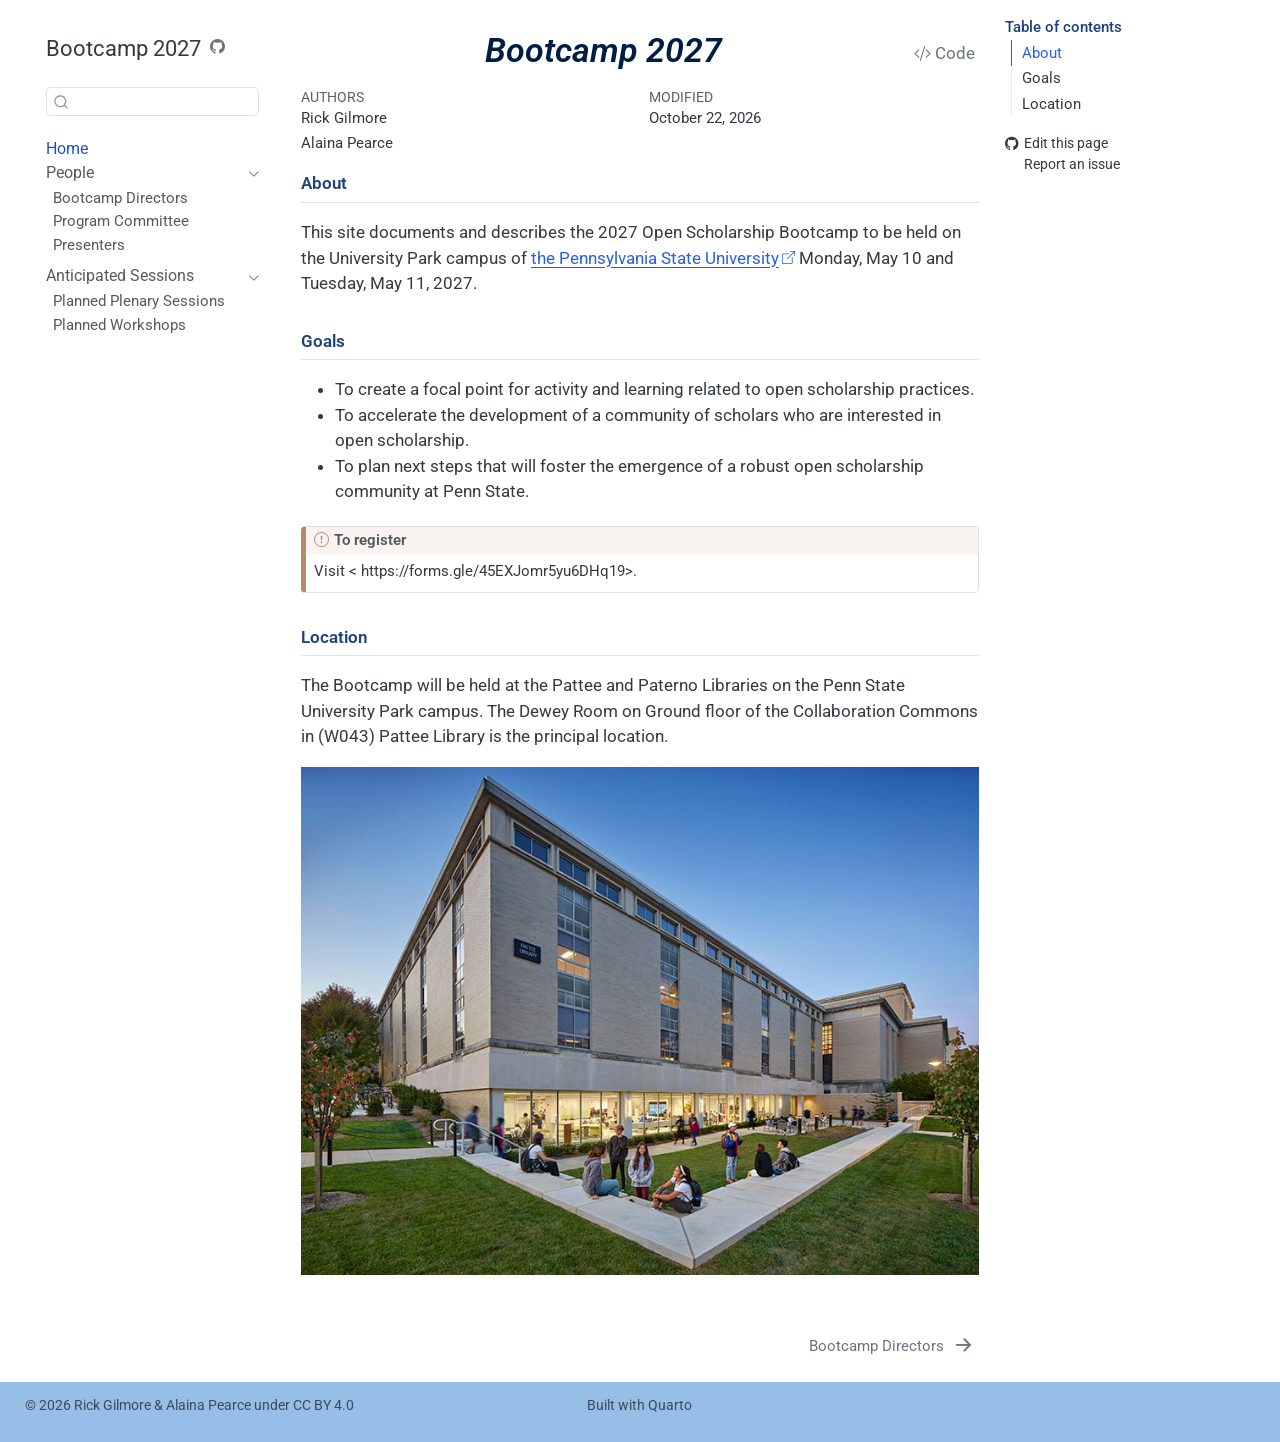
<file: docs/index.html>
<!DOCTYPE html>
<html xmlns="http://www.w3.org/1999/xhtml" lang="en" xml:lang="en"><head>

<meta charset="utf-8">
<meta name="generator" content="quarto-1.7.33">

<meta name="viewport" content="width=device-width, initial-scale=1.0, user-scalable=yes">

<meta name="author" content="Rick Gilmore">
<meta name="author" content="Alaina Pearce">

<title>Bootcamp 2027</title>
<style>
code{white-space: pre-wrap;}
span.smallcaps{font-variant: small-caps;}
div.columns{display: flex; gap: min(4vw, 1.5em);}
div.column{flex: auto; overflow-x: auto;}
div.hanging-indent{margin-left: 1.5em; text-indent: -1.5em;}
ul.task-list{list-style: none;}
ul.task-list li input[type="checkbox"] {
  width: 0.8em;
  margin: 0 0.8em 0.2em -1em; /* quarto-specific, see https://github.com/quarto-dev/quarto-cli/issues/4556 */ 
  vertical-align: middle;
}
/* CSS for syntax highlighting */
html { -webkit-text-size-adjust: 100%; }
pre > code.sourceCode { white-space: pre; position: relative; }
pre > code.sourceCode > span { display: inline-block; line-height: 1.25; }
pre > code.sourceCode > span:empty { height: 1.2em; }
.sourceCode { overflow: visible; }
code.sourceCode > span { color: inherit; text-decoration: inherit; }
div.sourceCode { margin: 1em 0; }
pre.sourceCode { margin: 0; }
@media screen {
div.sourceCode { overflow: auto; }
}
@media print {
pre > code.sourceCode { white-space: pre-wrap; }
pre > code.sourceCode > span { text-indent: -5em; padding-left: 5em; }
}
pre.numberSource code
  { counter-reset: source-line 0; }
pre.numberSource code > span
  { position: relative; left: -4em; counter-increment: source-line; }
pre.numberSource code > span > a:first-child::before
  { content: counter(source-line);
    position: relative; left: -1em; text-align: right; vertical-align: baseline;
    border: none; display: inline-block;
    -webkit-touch-callout: none; -webkit-user-select: none;
    -khtml-user-select: none; -moz-user-select: none;
    -ms-user-select: none; user-select: none;
    padding: 0 4px; width: 4em;
  }
pre.numberSource { margin-left: 3em;  padding-left: 4px; }
div.sourceCode
  {   }
@media screen {
pre > code.sourceCode > span > a:first-child::before { text-decoration: underline; }
}
</style>


<script src="site_libs/quarto-nav/quarto-nav.js"></script>
<script src="site_libs/quarto-nav/headroom.min.js"></script>
<script src="site_libs/clipboard/clipboard.min.js"></script>
<script src="site_libs/quarto-search/autocomplete.umd.js"></script>
<script src="site_libs/quarto-search/fuse.min.js"></script>
<script src="site_libs/quarto-search/quarto-search.js"></script>
<meta name="quarto:offset" content="./">
<link href="./directors.html" rel="next">
<script src="site_libs/quarto-html/quarto.js" type="module"></script>
<script src="site_libs/quarto-html/tabsets/tabsets.js" type="module"></script>
<script src="site_libs/quarto-html/popper.min.js"></script>
<script src="site_libs/quarto-html/tippy.umd.min.js"></script>
<script src="site_libs/quarto-html/anchor.min.js"></script>
<link href="site_libs/quarto-html/tippy.css" rel="stylesheet">
<link href="site_libs/quarto-html/quarto-syntax-highlighting-ea385d0e468b0dd5ea5bf0780b1290d9.css" rel="stylesheet" id="quarto-text-highlighting-styles">
<script src="site_libs/bootstrap/bootstrap.min.js"></script>
<link href="site_libs/bootstrap/bootstrap-icons.css" rel="stylesheet">
<link href="site_libs/bootstrap/bootstrap-a2e9bf4863e3a387c8ad5802f4b0cb27.min.css" rel="stylesheet" append-hash="true" id="quarto-bootstrap" data-mode="light">
<script src="site_libs/quarto-contrib/glightbox/glightbox.min.js"></script>
<link href="site_libs/quarto-contrib/glightbox/glightbox.min.css" rel="stylesheet">
<link href="site_libs/quarto-contrib/glightbox/lightbox.css" rel="stylesheet">
<script id="quarto-search-options" type="application/json">{
  "location": "sidebar",
  "copy-button": false,
  "collapse-after": 3,
  "panel-placement": "start",
  "type": "textbox",
  "limit": 50,
  "keyboard-shortcut": [
    "f",
    "/",
    "s"
  ],
  "show-item-context": false,
  "language": {
    "search-no-results-text": "No results",
    "search-matching-documents-text": "matching documents",
    "search-copy-link-title": "Copy link to search",
    "search-hide-matches-text": "Hide additional matches",
    "search-more-match-text": "more match in this document",
    "search-more-matches-text": "more matches in this document",
    "search-clear-button-title": "Clear",
    "search-text-placeholder": "",
    "search-detached-cancel-button-title": "Cancel",
    "search-submit-button-title": "Submit",
    "search-label": "Search"
  }
}</script>


</head>

<body class="nav-sidebar floating quarto-light">

<div id="quarto-search-results"></div>
  <header id="quarto-header" class="headroom fixed-top">
  <nav class="quarto-secondary-nav">
    <div class="container-fluid d-flex">
      <button type="button" class="quarto-btn-toggle btn" data-bs-toggle="collapse" role="button" data-bs-target=".quarto-sidebar-collapse-item" aria-controls="quarto-sidebar" aria-expanded="false" aria-label="Toggle sidebar navigation" onclick="if (window.quartoToggleHeadroom) { window.quartoToggleHeadroom(); }">
        <i class="bi bi-layout-text-sidebar-reverse"></i>
      </button>
        <nav class="quarto-page-breadcrumbs" aria-label="breadcrumb"><ol class="breadcrumb"><li class="breadcrumb-item"><a href="./index.html"><span class="chapter-title">Home</span></a></li></ol></nav>
        <a class="flex-grow-1" role="navigation" data-bs-toggle="collapse" data-bs-target=".quarto-sidebar-collapse-item" aria-controls="quarto-sidebar" aria-expanded="false" aria-label="Toggle sidebar navigation" onclick="if (window.quartoToggleHeadroom) { window.quartoToggleHeadroom(); }">      
        </a>
      <button type="button" class="btn quarto-search-button" aria-label="Search" onclick="window.quartoOpenSearch();">
        <i class="bi bi-search"></i>
      </button>
    </div>
  </nav>
</header>
<!-- content -->
<div id="quarto-content" class="quarto-container page-columns page-rows-contents page-layout-article">
<!-- sidebar -->
  <nav id="quarto-sidebar" class="sidebar collapse collapse-horizontal quarto-sidebar-collapse-item sidebar-navigation floating overflow-auto">
    <div class="pt-lg-2 mt-2 text-left sidebar-header">
    <div class="sidebar-title mb-0 py-0">
      <a href="./">Bootcamp 2027</a> 
        <div class="sidebar-tools-main">
    <a href="https://github.com/penn-state-open-science/bootcamp-2027/" title="Source Code" class="quarto-navigation-tool px-1" aria-label="Source Code"><i class="bi bi-github"></i></a>
</div>
    </div>
      </div>
        <div class="mt-2 flex-shrink-0 align-items-center">
        <div class="sidebar-search">
        <div id="quarto-search" class="" title="Search"></div>
        </div>
        </div>
    <div class="sidebar-menu-container"> 
    <ul class="list-unstyled mt-1">
        <li class="sidebar-item">
  <div class="sidebar-item-container"> 
  <a href="./index.html" class="sidebar-item-text sidebar-link active"><span class="chapter-title">Home</span></a>
  </div>
</li>
        <li class="sidebar-item sidebar-item-section">
      <div class="sidebar-item-container"> 
            <a class="sidebar-item-text sidebar-link text-start" data-bs-toggle="collapse" data-bs-target="#quarto-sidebar-section-1" role="navigation" aria-expanded="true">
 <span class="menu-text">People</span></a>
          <a class="sidebar-item-toggle text-start" data-bs-toggle="collapse" data-bs-target="#quarto-sidebar-section-1" role="navigation" aria-expanded="true" aria-label="Toggle section">
            <i class="bi bi-chevron-right ms-2"></i>
          </a> 
      </div>
      <ul id="quarto-sidebar-section-1" class="collapse list-unstyled sidebar-section depth1 show">  
          <li class="sidebar-item">
  <div class="sidebar-item-container"> 
  <a href="./directors.html" class="sidebar-item-text sidebar-link"><span class="chapter-title">Bootcamp Directors</span></a>
  </div>
</li>
          <li class="sidebar-item">
  <div class="sidebar-item-container"> 
  <a href="./program-committee.html" class="sidebar-item-text sidebar-link"><span class="chapter-title">Program Committee</span></a>
  </div>
</li>
          <li class="sidebar-item">
  <div class="sidebar-item-container"> 
  <a href="./presenters.html" class="sidebar-item-text sidebar-link"><span class="chapter-title">Presenters</span></a>
  </div>
</li>
      </ul>
  </li>
        <li class="sidebar-item sidebar-item-section">
      <div class="sidebar-item-container"> 
            <a class="sidebar-item-text sidebar-link text-start" data-bs-toggle="collapse" data-bs-target="#quarto-sidebar-section-2" role="navigation" aria-expanded="true">
 <span class="menu-text">Anticipated Sessions</span></a>
          <a class="sidebar-item-toggle text-start" data-bs-toggle="collapse" data-bs-target="#quarto-sidebar-section-2" role="navigation" aria-expanded="true" aria-label="Toggle section">
            <i class="bi bi-chevron-right ms-2"></i>
          </a> 
      </div>
      <ul id="quarto-sidebar-section-2" class="collapse list-unstyled sidebar-section depth1 show">  
          <li class="sidebar-item">
  <div class="sidebar-item-container"> 
  <a href="./plenary.html" class="sidebar-item-text sidebar-link"><span class="chapter-title">Planned Plenary Sessions</span></a>
  </div>
</li>
          <li class="sidebar-item">
  <div class="sidebar-item-container"> 
  <a href="./workshops.html" class="sidebar-item-text sidebar-link"><span class="chapter-title">Planned Workshops</span></a>
  </div>
</li>
      </ul>
  </li>
    </ul>
    </div>
</nav>
<div id="quarto-sidebar-glass" class="quarto-sidebar-collapse-item" data-bs-toggle="collapse" data-bs-target=".quarto-sidebar-collapse-item"></div>
<!-- margin-sidebar -->
    <div id="quarto-margin-sidebar" class="sidebar margin-sidebar">
        <nav id="TOC" role="doc-toc" class="toc-active">
    <h2 id="toc-title">Table of contents</h2>
   
  <ul>
  <li><a href="#about" id="toc-about" class="nav-link active" data-scroll-target="#about">About</a></li>
  <li><a href="#goals" id="toc-goals" class="nav-link" data-scroll-target="#goals">Goals</a></li>
  <li><a href="#location" id="toc-location" class="nav-link" data-scroll-target="#location">Location</a></li>
  </ul>
<div class="toc-actions"><ul><li><a href="https://github.com/penn-state-open-science/bootcamp-2027/edit/main/index.qmd" class="toc-action"><i class="bi bi-github"></i>Edit this page</a></li><li><a href="https://github.com/penn-state-open-science/bootcamp-2027/issues/new" class="toc-action"><i class="bi empty"></i>Report an issue</a></li></ul></div></nav>
    </div>
<!-- main -->
<main class="content" id="quarto-document-content">

<header id="title-block-header" class="quarto-title-block default">
<div class="quarto-title">
<div class="quarto-title-block"><div><h1 class="title">Bootcamp 2027</h1><button type="button" class="btn code-tools-button" id="quarto-code-tools-source"><i class="bi"></i> Code</button></div></div>
</div>



<div class="quarto-title-meta">

    <div>
    <div class="quarto-title-meta-heading">Authors</div>
    <div class="quarto-title-meta-contents">
             <p>Rick Gilmore </p>
             <p>Alaina Pearce </p>
          </div>
  </div>
    
  
    <div>
    <div class="quarto-title-meta-heading">Modified</div>
    <div class="quarto-title-meta-contents">
      <p class="date-modified">October 22, 2026</p>
    </div>
  </div>
    
  </div>
  


</header>


<section id="about" class="level2">
<h2 class="anchored" data-anchor-id="about">About</h2>
<p>This site documents and describes the 2027 Open Scholarship Bootcamp to be held on the University Park campus of <a href="https://www.psu.edu">the Pennsylvania State University</a> Monday, May 10 and Tuesday, May 11, 2027.</p>
</section>
<section id="goals" class="level2 unnumbered">
<h2 class="unnumbered anchored" data-anchor-id="goals">Goals</h2>
<ul>
<li>To create a focal point for activity and learning related to open scholarship practices.</li>
<li>To accelerate the development of a community of scholars who are interested in open scholarship.</li>
<li>To plan next steps that will foster the emergence of a robust open scholarship community at Penn State.</li>
</ul>
<div class="callout callout-style-default callout-important callout-titled">
<div class="callout-header d-flex align-content-center">
<div class="callout-icon-container">
<i class="callout-icon"></i>
</div>
<div class="callout-title-container flex-fill">
To register
</div>
</div>
<div class="callout-body-container callout-body">
<p>Visit &lt; https://forms.gle/45EXJomr5yu6DHq19&gt;.</p>
</div>
</div>
</section>
<section id="location" class="level2">
<h2 class="anchored" data-anchor-id="location">Location</h2>
<p>The Bootcamp will be held at the Pattee and Paterno Libraries on the Penn State University Park campus. The Dewey Room on Ground floor of the Collaboration Commons in (W043) Pattee Library is the principal location. <!-- See [this link](wayfinding.qmd) for specific directions. --></p>
<p><a href="include/img/psu_pattee_gallery2.jpg" class="lightbox" data-gallery="quarto-lightbox-gallery-1"><img src="include/img/psu_pattee_gallery2.jpg" class="img-fluid"></a></p>


<!-- -->

</section>

</main> <!-- /main -->
<script id="quarto-html-after-body" type="application/javascript">
  window.document.addEventListener("DOMContentLoaded", function (event) {
    const icon = "";
    const anchorJS = new window.AnchorJS();
    anchorJS.options = {
      placement: 'right',
      icon: icon
    };
    anchorJS.add('.anchored');
    const isCodeAnnotation = (el) => {
      for (const clz of el.classList) {
        if (clz.startsWith('code-annotation-')) {                     
          return true;
        }
      }
      return false;
    }
    const onCopySuccess = function(e) {
      // button target
      const button = e.trigger;
      // don't keep focus
      button.blur();
      // flash "checked"
      button.classList.add('code-copy-button-checked');
      var currentTitle = button.getAttribute("title");
      button.setAttribute("title", "Copied!");
      let tooltip;
      if (window.bootstrap) {
        button.setAttribute("data-bs-toggle", "tooltip");
        button.setAttribute("data-bs-placement", "left");
        button.setAttribute("data-bs-title", "Copied!");
        tooltip = new bootstrap.Tooltip(button, 
          { trigger: "manual", 
            customClass: "code-copy-button-tooltip",
            offset: [0, -8]});
        tooltip.show();    
      }
      setTimeout(function() {
        if (tooltip) {
          tooltip.hide();
          button.removeAttribute("data-bs-title");
          button.removeAttribute("data-bs-toggle");
          button.removeAttribute("data-bs-placement");
        }
        button.setAttribute("title", currentTitle);
        button.classList.remove('code-copy-button-checked');
      }, 1000);
      // clear code selection
      e.clearSelection();
    }
    const getTextToCopy = function(trigger) {
        const codeEl = trigger.previousElementSibling.cloneNode(true);
        for (const childEl of codeEl.children) {
          if (isCodeAnnotation(childEl)) {
            childEl.remove();
          }
        }
        return codeEl.innerText;
    }
    const clipboard = new window.ClipboardJS('.code-copy-button:not([data-in-quarto-modal])', {
      text: getTextToCopy
    });
    clipboard.on('success', onCopySuccess);
    if (window.document.getElementById('quarto-embedded-source-code-modal')) {
      const clipboardModal = new window.ClipboardJS('.code-copy-button[data-in-quarto-modal]', {
        text: getTextToCopy,
        container: window.document.getElementById('quarto-embedded-source-code-modal')
      });
      clipboardModal.on('success', onCopySuccess);
    }
    const viewSource = window.document.getElementById('quarto-view-source') ||
                       window.document.getElementById('quarto-code-tools-source');
    if (viewSource) {
      const sourceUrl = viewSource.getAttribute("data-quarto-source-url");
      viewSource.addEventListener("click", function(e) {
        if (sourceUrl) {
          // rstudio viewer pane
          if (/\bcapabilities=\b/.test(window.location)) {
            window.open(sourceUrl);
          } else {
            window.location.href = sourceUrl;
          }
        } else {
          const modal = new bootstrap.Modal(document.getElementById('quarto-embedded-source-code-modal'));
          modal.show();
        }
        return false;
      });
    }
    function toggleCodeHandler(show) {
      return function(e) {
        const detailsSrc = window.document.querySelectorAll(".cell > details > .sourceCode");
        for (let i=0; i<detailsSrc.length; i++) {
          const details = detailsSrc[i].parentElement;
          if (show) {
            details.open = true;
          } else {
            details.removeAttribute("open");
          }
        }
        const cellCodeDivs = window.document.querySelectorAll(".cell > .sourceCode");
        const fromCls = show ? "hidden" : "unhidden";
        const toCls = show ? "unhidden" : "hidden";
        for (let i=0; i<cellCodeDivs.length; i++) {
          const codeDiv = cellCodeDivs[i];
          if (codeDiv.classList.contains(fromCls)) {
            codeDiv.classList.remove(fromCls);
            codeDiv.classList.add(toCls);
          } 
        }
        return false;
      }
    }
    const hideAllCode = window.document.getElementById("quarto-hide-all-code");
    if (hideAllCode) {
      hideAllCode.addEventListener("click", toggleCodeHandler(false));
    }
    const showAllCode = window.document.getElementById("quarto-show-all-code");
    if (showAllCode) {
      showAllCode.addEventListener("click", toggleCodeHandler(true));
    }
      var localhostRegex = new RegExp(/^(?:http|https):\/\/localhost\:?[0-9]*\//);
      var mailtoRegex = new RegExp(/^mailto:/);
        var filterRegex = new RegExp('/' + window.location.host + '/');
      var isInternal = (href) => {
          return filterRegex.test(href) || localhostRegex.test(href) || mailtoRegex.test(href);
      }
      // Inspect non-navigation links and adorn them if external
     var links = window.document.querySelectorAll('a[href]:not(.nav-link):not(.navbar-brand):not(.toc-action):not(.sidebar-link):not(.sidebar-item-toggle):not(.pagination-link):not(.no-external):not([aria-hidden]):not(.dropdown-item):not(.quarto-navigation-tool):not(.about-link)');
      for (var i=0; i<links.length; i++) {
        const link = links[i];
        if (!isInternal(link.href)) {
          // undo the damage that might have been done by quarto-nav.js in the case of
          // links that we want to consider external
          if (link.dataset.originalHref !== undefined) {
            link.href = link.dataset.originalHref;
          }
            // default icon
            link.classList.add("external");
        }
      }
    function tippyHover(el, contentFn, onTriggerFn, onUntriggerFn) {
      const config = {
        allowHTML: true,
        maxWidth: 500,
        delay: 100,
        arrow: false,
        appendTo: function(el) {
            return el.parentElement;
        },
        interactive: true,
        interactiveBorder: 10,
        theme: 'quarto',
        placement: 'bottom-start',
      };
      if (contentFn) {
        config.content = contentFn;
      }
      if (onTriggerFn) {
        config.onTrigger = onTriggerFn;
      }
      if (onUntriggerFn) {
        config.onUntrigger = onUntriggerFn;
      }
      window.tippy(el, config); 
    }
    const xrefs = window.document.querySelectorAll('a.quarto-xref');
    const processXRef = (id, note) => {
      // Strip column container classes
      const stripColumnClz = (el) => {
        el.classList.remove("page-full", "page-columns");
        if (el.children) {
          for (const child of el.children) {
            stripColumnClz(child);
          }
        }
      }
      stripColumnClz(note)
      if (id === null || id.startsWith('sec-')) {
        // Special case sections, only their first couple elements
        const container = document.createElement("div");
        if (note.children && note.children.length > 2) {
          container.appendChild(note.children[0].cloneNode(true));
          for (let i = 1; i < note.children.length; i++) {
            const child = note.children[i];
            if (child.tagName === "P" && child.innerText === "") {
              continue;
            } else {
              container.appendChild(child.cloneNode(true));
              break;
            }
          }
          if (window.Quarto?.typesetMath) {
            window.Quarto.typesetMath(container);
          }
          return container.innerHTML
        } else {
          if (window.Quarto?.typesetMath) {
            window.Quarto.typesetMath(note);
          }
          return note.innerHTML;
        }
      } else {
        // Remove any anchor links if they are present
        const anchorLink = note.querySelector('a.anchorjs-link');
        if (anchorLink) {
          anchorLink.remove();
        }
        if (window.Quarto?.typesetMath) {
          window.Quarto.typesetMath(note);
        }
        if (note.classList.contains("callout")) {
          return note.outerHTML;
        } else {
          return note.innerHTML;
        }
      }
    }
    for (var i=0; i<xrefs.length; i++) {
      const xref = xrefs[i];
      tippyHover(xref, undefined, function(instance) {
        instance.disable();
        let url = xref.getAttribute('href');
        let hash = undefined; 
        if (url.startsWith('#')) {
          hash = url;
        } else {
          try { hash = new URL(url).hash; } catch {}
        }
        if (hash) {
          const id = hash.replace(/^#\/?/, "");
          const note = window.document.getElementById(id);
          if (note !== null) {
            try {
              const html = processXRef(id, note.cloneNode(true));
              instance.setContent(html);
            } finally {
              instance.enable();
              instance.show();
            }
          } else {
            // See if we can fetch this
            fetch(url.split('#')[0])
            .then(res => res.text())
            .then(html => {
              const parser = new DOMParser();
              const htmlDoc = parser.parseFromString(html, "text/html");
              const note = htmlDoc.getElementById(id);
              if (note !== null) {
                const html = processXRef(id, note);
                instance.setContent(html);
              } 
            }).finally(() => {
              instance.enable();
              instance.show();
            });
          }
        } else {
          // See if we can fetch a full url (with no hash to target)
          // This is a special case and we should probably do some content thinning / targeting
          fetch(url)
          .then(res => res.text())
          .then(html => {
            const parser = new DOMParser();
            const htmlDoc = parser.parseFromString(html, "text/html");
            const note = htmlDoc.querySelector('main.content');
            if (note !== null) {
              // This should only happen for chapter cross references
              // (since there is no id in the URL)
              // remove the first header
              if (note.children.length > 0 && note.children[0].tagName === "HEADER") {
                note.children[0].remove();
              }
              const html = processXRef(null, note);
              instance.setContent(html);
            } 
          }).finally(() => {
            instance.enable();
            instance.show();
          });
        }
      }, function(instance) {
      });
    }
        let selectedAnnoteEl;
        const selectorForAnnotation = ( cell, annotation) => {
          let cellAttr = 'data-code-cell="' + cell + '"';
          let lineAttr = 'data-code-annotation="' +  annotation + '"';
          const selector = 'span[' + cellAttr + '][' + lineAttr + ']';
          return selector;
        }
        const selectCodeLines = (annoteEl) => {
          const doc = window.document;
          const targetCell = annoteEl.getAttribute("data-target-cell");
          const targetAnnotation = annoteEl.getAttribute("data-target-annotation");
          const annoteSpan = window.document.querySelector(selectorForAnnotation(targetCell, targetAnnotation));
          const lines = annoteSpan.getAttribute("data-code-lines").split(",");
          const lineIds = lines.map((line) => {
            return targetCell + "-" + line;
          })
          let top = null;
          let height = null;
          let parent = null;
          if (lineIds.length > 0) {
              //compute the position of the single el (top and bottom and make a div)
              const el = window.document.getElementById(lineIds[0]);
              top = el.offsetTop;
              height = el.offsetHeight;
              parent = el.parentElement.parentElement;
            if (lineIds.length > 1) {
              const lastEl = window.document.getElementById(lineIds[lineIds.length - 1]);
              const bottom = lastEl.offsetTop + lastEl.offsetHeight;
              height = bottom - top;
            }
            if (top !== null && height !== null && parent !== null) {
              // cook up a div (if necessary) and position it 
              let div = window.document.getElementById("code-annotation-line-highlight");
              if (div === null) {
                div = window.document.createElement("div");
                div.setAttribute("id", "code-annotation-line-highlight");
                div.style.position = 'absolute';
                parent.appendChild(div);
              }
              div.style.top = top - 2 + "px";
              div.style.height = height + 4 + "px";
              div.style.left = 0;
              let gutterDiv = window.document.getElementById("code-annotation-line-highlight-gutter");
              if (gutterDiv === null) {
                gutterDiv = window.document.createElement("div");
                gutterDiv.setAttribute("id", "code-annotation-line-highlight-gutter");
                gutterDiv.style.position = 'absolute';
                const codeCell = window.document.getElementById(targetCell);
                const gutter = codeCell.querySelector('.code-annotation-gutter');
                gutter.appendChild(gutterDiv);
              }
              gutterDiv.style.top = top - 2 + "px";
              gutterDiv.style.height = height + 4 + "px";
            }
            selectedAnnoteEl = annoteEl;
          }
        };
        const unselectCodeLines = () => {
          const elementsIds = ["code-annotation-line-highlight", "code-annotation-line-highlight-gutter"];
          elementsIds.forEach((elId) => {
            const div = window.document.getElementById(elId);
            if (div) {
              div.remove();
            }
          });
          selectedAnnoteEl = undefined;
        };
          // Handle positioning of the toggle
      window.addEventListener(
        "resize",
        throttle(() => {
          elRect = undefined;
          if (selectedAnnoteEl) {
            selectCodeLines(selectedAnnoteEl);
          }
        }, 10)
      );
      function throttle(fn, ms) {
      let throttle = false;
      let timer;
        return (...args) => {
          if(!throttle) { // first call gets through
              fn.apply(this, args);
              throttle = true;
          } else { // all the others get throttled
              if(timer) clearTimeout(timer); // cancel #2
              timer = setTimeout(() => {
                fn.apply(this, args);
                timer = throttle = false;
              }, ms);
          }
        };
      }
        // Attach click handler to the DT
        const annoteDls = window.document.querySelectorAll('dt[data-target-cell]');
        for (const annoteDlNode of annoteDls) {
          annoteDlNode.addEventListener('click', (event) => {
            const clickedEl = event.target;
            if (clickedEl !== selectedAnnoteEl) {
              unselectCodeLines();
              const activeEl = window.document.querySelector('dt[data-target-cell].code-annotation-active');
              if (activeEl) {
                activeEl.classList.remove('code-annotation-active');
              }
              selectCodeLines(clickedEl);
              clickedEl.classList.add('code-annotation-active');
            } else {
              // Unselect the line
              unselectCodeLines();
              clickedEl.classList.remove('code-annotation-active');
            }
          });
        }
  });
  </script>
<nav class="page-navigation">
  <div class="nav-page nav-page-previous">
  </div>
  <div class="nav-page nav-page-next">
      <a href="./directors.html" class="pagination-link" aria-label="Bootcamp Directors">
        <span class="nav-page-text"><span class="chapter-title">Bootcamp Directors</span></span> <i class="bi bi-arrow-right-short"></i>
      </a>
  </div>
</nav><div class="modal fade" id="quarto-embedded-source-code-modal" tabindex="-1" aria-labelledby="quarto-embedded-source-code-modal-label" aria-hidden="true"><div class="modal-dialog modal-dialog-scrollable"><div class="modal-content"><div class="modal-header"><h5 class="modal-title" id="quarto-embedded-source-code-modal-label">Source Code</h5><button class="btn-close" data-bs-dismiss="modal"></button></div><div class="modal-body"><div class="">
<div class="sourceCode" id="cb1" data-shortcodes="false"><pre class="sourceCode markdown code-with-copy"><code class="sourceCode markdown"><span id="cb1-1"><a href="#cb1-1" aria-hidden="true" tabindex="-1"></a><span class="co">---</span></span>
<span id="cb1-2"><a href="#cb1-2" aria-hidden="true" tabindex="-1"></a><span class="an">title:</span><span class="co"> "Home"</span></span>
<span id="cb1-3"><a href="#cb1-3" aria-hidden="true" tabindex="-1"></a><span class="an">format:</span><span class="co"> html</span></span>
<span id="cb1-4"><a href="#cb1-4" aria-hidden="true" tabindex="-1"></a><span class="an">lightbox:</span><span class="co"> true</span></span>
<span id="cb1-5"><a href="#cb1-5" aria-hidden="true" tabindex="-1"></a><span class="co">---</span></span>
<span id="cb1-6"><a href="#cb1-6" aria-hidden="true" tabindex="-1"></a></span>
<span id="cb1-7"><a href="#cb1-7" aria-hidden="true" tabindex="-1"></a><span class="fu">## About</span></span>
<span id="cb1-8"><a href="#cb1-8" aria-hidden="true" tabindex="-1"></a></span>
<span id="cb1-9"><a href="#cb1-9" aria-hidden="true" tabindex="-1"></a>This site documents and describes the 2027 Open Scholarship Bootcamp to be held on the University Park campus of <span class="co">[</span><span class="ot">the Pennsylvania State University</span><span class="co">](https://www.psu.edu)</span> Monday, May 10 and Tuesday, May 11, 2027.</span>
<span id="cb1-10"><a href="#cb1-10" aria-hidden="true" tabindex="-1"></a></span>
<span id="cb1-11"><a href="#cb1-11" aria-hidden="true" tabindex="-1"></a><span class="fu">## Goals {.unnumbered}</span></span>
<span id="cb1-12"><a href="#cb1-12" aria-hidden="true" tabindex="-1"></a></span>
<span id="cb1-13"><a href="#cb1-13" aria-hidden="true" tabindex="-1"></a><span class="ss">- </span>To create a focal point for activity and learning related to open scholarship practices.</span>
<span id="cb1-14"><a href="#cb1-14" aria-hidden="true" tabindex="-1"></a><span class="ss">- </span>To accelerate the development of a community of scholars who are interested in open scholarship.</span>
<span id="cb1-15"><a href="#cb1-15" aria-hidden="true" tabindex="-1"></a><span class="ss">- </span>To plan next steps that will foster the emergence of a robust open scholarship community at Penn State.</span>
<span id="cb1-16"><a href="#cb1-16" aria-hidden="true" tabindex="-1"></a></span>
<span id="cb1-17"><a href="#cb1-17" aria-hidden="true" tabindex="-1"></a>::: callout-important</span>
<span id="cb1-18"><a href="#cb1-18" aria-hidden="true" tabindex="-1"></a><span class="fu">## To register</span></span>
<span id="cb1-19"><a href="#cb1-19" aria-hidden="true" tabindex="-1"></a>Visit &lt; https://forms.gle/45EXJomr5yu6DHq19&gt;.</span>
<span id="cb1-20"><a href="#cb1-20" aria-hidden="true" tabindex="-1"></a>:::</span>
<span id="cb1-21"><a href="#cb1-21" aria-hidden="true" tabindex="-1"></a></span>
<span id="cb1-22"><a href="#cb1-22" aria-hidden="true" tabindex="-1"></a><span class="fu">## Location</span></span>
<span id="cb1-23"><a href="#cb1-23" aria-hidden="true" tabindex="-1"></a></span>
<span id="cb1-24"><a href="#cb1-24" aria-hidden="true" tabindex="-1"></a>The Bootcamp will be held at the Pattee and Paterno Libraries on the Penn State University Park campus.</span>
<span id="cb1-25"><a href="#cb1-25" aria-hidden="true" tabindex="-1"></a>The Dewey Room on Ground floor of the Collaboration Commons in (W043) Pattee Library is the principal location. </span>
<span id="cb1-26"><a href="#cb1-26" aria-hidden="true" tabindex="-1"></a><span class="co">&lt;!-- See [this link](wayfinding.qmd) for specific directions. --&gt;</span></span>
<span id="cb1-27"><a href="#cb1-27" aria-hidden="true" tabindex="-1"></a></span>
<span id="cb1-28"><a href="#cb1-28" aria-hidden="true" tabindex="-1"></a><span class="al">![](include/img/psu_pattee_gallery2.jpg)</span></span></code><button title="Copy to Clipboard" class="code-copy-button" data-in-quarto-modal=""><i class="bi"></i></button></pre></div>
</div></div></div></div></div>
</div> <!-- /content -->
<footer class="footer">
  <div class="nav-footer">
    <div class="nav-footer-left">
      <ul class="footer-items list-unstyled">
    <li class="nav-item">
    <a class="nav-link" href="https://creativecommons.org/licenses/by/4.0/">
<p>© 2026 Rick Gilmore &amp; Alaina Pearce under CC BY 4.0</p>
</a>
  </li>  
</ul>
    </div>   
    <div class="nav-footer-center">
      <ul class="footer-items list-unstyled">
    <li class="nav-item">
    <a class="nav-link" href="https://quarto.org">
<p>Built with Quarto</p>
</a>
  </li>  
</ul>
    <div class="toc-actions d-sm-block d-md-none"><ul><li><a href="https://github.com/penn-state-open-science/bootcamp-2027/edit/main/index.qmd" class="toc-action"><i class="bi bi-github"></i>Edit this page</a></li><li><a href="https://github.com/penn-state-open-science/bootcamp-2027/issues/new" class="toc-action"><i class="bi empty"></i>Report an issue</a></li></ul></div></div>
    <div class="nav-footer-right">
      &nbsp;
    </div>
  </div>
</footer>
<script>var lightboxQuarto = GLightbox({"closeEffect":"zoom","descPosition":"bottom","loop":false,"openEffect":"zoom","selector":".lightbox"});
(function() {
  let previousOnload = window.onload;
  window.onload = () => {
    if (previousOnload) {
      previousOnload();
    }
    lightboxQuarto.on('slide_before_load', (data) => {
      const { slideIndex, slideNode, slideConfig, player, trigger } = data;
      const href = trigger.getAttribute('href');
      if (href !== null) {
        const imgEl = window.document.querySelector(`a[href="${href}"] img`);
        if (imgEl !== null) {
          const srcAttr = imgEl.getAttribute("src");
          if (srcAttr && srcAttr.startsWith("data:")) {
            slideConfig.href = srcAttr;
          }
        }
      } 
    });
  
    lightboxQuarto.on('slide_after_load', (data) => {
      const { slideIndex, slideNode, slideConfig, player, trigger } = data;
      if (window.Quarto?.typesetMath) {
        window.Quarto.typesetMath(slideNode);
      }
    });
  
  };
  
})();
          </script>




</body></html>
</file>
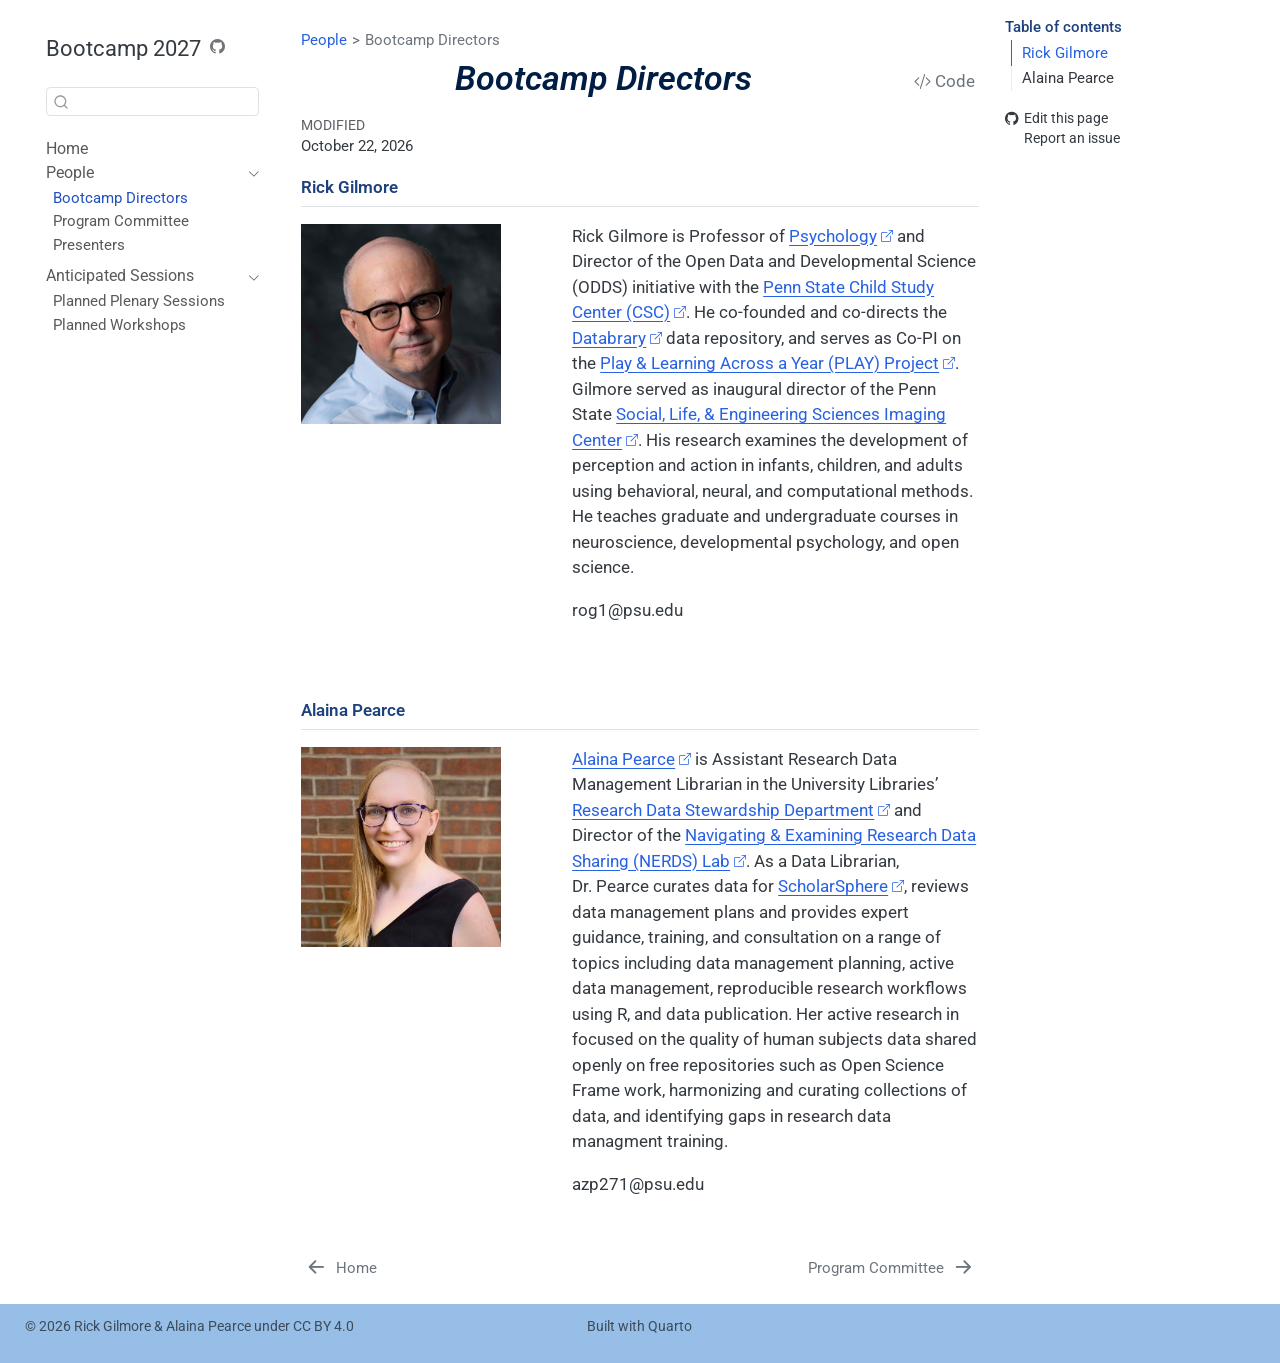
<file: docs/directors.html>
<!DOCTYPE html>
<html xmlns="http://www.w3.org/1999/xhtml" lang="en" xml:lang="en"><head>

<meta charset="utf-8">
<meta name="generator" content="quarto-1.7.33">

<meta name="viewport" content="width=device-width, initial-scale=1.0, user-scalable=yes">


<title>Bootcamp Directors – Bootcamp 2027</title>
<style>
code{white-space: pre-wrap;}
span.smallcaps{font-variant: small-caps;}
div.columns{display: flex; gap: min(4vw, 1.5em);}
div.column{flex: auto; overflow-x: auto;}
div.hanging-indent{margin-left: 1.5em; text-indent: -1.5em;}
ul.task-list{list-style: none;}
ul.task-list li input[type="checkbox"] {
  width: 0.8em;
  margin: 0 0.8em 0.2em -1em; /* quarto-specific, see https://github.com/quarto-dev/quarto-cli/issues/4556 */ 
  vertical-align: middle;
}
/* CSS for syntax highlighting */
html { -webkit-text-size-adjust: 100%; }
pre > code.sourceCode { white-space: pre; position: relative; }
pre > code.sourceCode > span { display: inline-block; line-height: 1.25; }
pre > code.sourceCode > span:empty { height: 1.2em; }
.sourceCode { overflow: visible; }
code.sourceCode > span { color: inherit; text-decoration: inherit; }
div.sourceCode { margin: 1em 0; }
pre.sourceCode { margin: 0; }
@media screen {
div.sourceCode { overflow: auto; }
}
@media print {
pre > code.sourceCode { white-space: pre-wrap; }
pre > code.sourceCode > span { text-indent: -5em; padding-left: 5em; }
}
pre.numberSource code
  { counter-reset: source-line 0; }
pre.numberSource code > span
  { position: relative; left: -4em; counter-increment: source-line; }
pre.numberSource code > span > a:first-child::before
  { content: counter(source-line);
    position: relative; left: -1em; text-align: right; vertical-align: baseline;
    border: none; display: inline-block;
    -webkit-touch-callout: none; -webkit-user-select: none;
    -khtml-user-select: none; -moz-user-select: none;
    -ms-user-select: none; user-select: none;
    padding: 0 4px; width: 4em;
  }
pre.numberSource { margin-left: 3em;  padding-left: 4px; }
div.sourceCode
  {   }
@media screen {
pre > code.sourceCode > span > a:first-child::before { text-decoration: underline; }
}
</style>


<script src="site_libs/quarto-nav/quarto-nav.js"></script>
<script src="site_libs/quarto-nav/headroom.min.js"></script>
<script src="site_libs/clipboard/clipboard.min.js"></script>
<script src="site_libs/quarto-search/autocomplete.umd.js"></script>
<script src="site_libs/quarto-search/fuse.min.js"></script>
<script src="site_libs/quarto-search/quarto-search.js"></script>
<meta name="quarto:offset" content="./">
<link href="./program-committee.html" rel="next">
<link href="./index.html" rel="prev">
<script src="site_libs/quarto-html/quarto.js" type="module"></script>
<script src="site_libs/quarto-html/tabsets/tabsets.js" type="module"></script>
<script src="site_libs/quarto-html/popper.min.js"></script>
<script src="site_libs/quarto-html/tippy.umd.min.js"></script>
<script src="site_libs/quarto-html/anchor.min.js"></script>
<link href="site_libs/quarto-html/tippy.css" rel="stylesheet">
<link href="site_libs/quarto-html/quarto-syntax-highlighting-ea385d0e468b0dd5ea5bf0780b1290d9.css" rel="stylesheet" id="quarto-text-highlighting-styles">
<script src="site_libs/bootstrap/bootstrap.min.js"></script>
<link href="site_libs/bootstrap/bootstrap-icons.css" rel="stylesheet">
<link href="site_libs/bootstrap/bootstrap-a2e9bf4863e3a387c8ad5802f4b0cb27.min.css" rel="stylesheet" append-hash="true" id="quarto-bootstrap" data-mode="light">
<script id="quarto-search-options" type="application/json">{
  "location": "sidebar",
  "copy-button": false,
  "collapse-after": 3,
  "panel-placement": "start",
  "type": "textbox",
  "limit": 50,
  "keyboard-shortcut": [
    "f",
    "/",
    "s"
  ],
  "show-item-context": false,
  "language": {
    "search-no-results-text": "No results",
    "search-matching-documents-text": "matching documents",
    "search-copy-link-title": "Copy link to search",
    "search-hide-matches-text": "Hide additional matches",
    "search-more-match-text": "more match in this document",
    "search-more-matches-text": "more matches in this document",
    "search-clear-button-title": "Clear",
    "search-text-placeholder": "",
    "search-detached-cancel-button-title": "Cancel",
    "search-submit-button-title": "Submit",
    "search-label": "Search"
  }
}</script>


</head>

<body class="nav-sidebar floating quarto-light">

<div id="quarto-search-results"></div>
  <header id="quarto-header" class="headroom fixed-top">
  <nav class="quarto-secondary-nav">
    <div class="container-fluid d-flex">
      <button type="button" class="quarto-btn-toggle btn" data-bs-toggle="collapse" role="button" data-bs-target=".quarto-sidebar-collapse-item" aria-controls="quarto-sidebar" aria-expanded="false" aria-label="Toggle sidebar navigation" onclick="if (window.quartoToggleHeadroom) { window.quartoToggleHeadroom(); }">
        <i class="bi bi-layout-text-sidebar-reverse"></i>
      </button>
        <nav class="quarto-page-breadcrumbs" aria-label="breadcrumb"><ol class="breadcrumb"><li class="breadcrumb-item"><a href="./directors.html">People</a></li><li class="breadcrumb-item"><a href="./directors.html"><span class="chapter-title">Bootcamp Directors</span></a></li></ol></nav>
        <a class="flex-grow-1" role="navigation" data-bs-toggle="collapse" data-bs-target=".quarto-sidebar-collapse-item" aria-controls="quarto-sidebar" aria-expanded="false" aria-label="Toggle sidebar navigation" onclick="if (window.quartoToggleHeadroom) { window.quartoToggleHeadroom(); }">      
        </a>
      <button type="button" class="btn quarto-search-button" aria-label="Search" onclick="window.quartoOpenSearch();">
        <i class="bi bi-search"></i>
      </button>
    </div>
  </nav>
</header>
<!-- content -->
<div id="quarto-content" class="quarto-container page-columns page-rows-contents page-layout-article">
<!-- sidebar -->
  <nav id="quarto-sidebar" class="sidebar collapse collapse-horizontal quarto-sidebar-collapse-item sidebar-navigation floating overflow-auto">
    <div class="pt-lg-2 mt-2 text-left sidebar-header">
    <div class="sidebar-title mb-0 py-0">
      <a href="./">Bootcamp 2027</a> 
        <div class="sidebar-tools-main">
    <a href="https://github.com/penn-state-open-science/bootcamp-2027/" title="Source Code" class="quarto-navigation-tool px-1" aria-label="Source Code"><i class="bi bi-github"></i></a>
</div>
    </div>
      </div>
        <div class="mt-2 flex-shrink-0 align-items-center">
        <div class="sidebar-search">
        <div id="quarto-search" class="" title="Search"></div>
        </div>
        </div>
    <div class="sidebar-menu-container"> 
    <ul class="list-unstyled mt-1">
        <li class="sidebar-item">
  <div class="sidebar-item-container"> 
  <a href="./index.html" class="sidebar-item-text sidebar-link"><span class="chapter-title">Home</span></a>
  </div>
</li>
        <li class="sidebar-item sidebar-item-section">
      <div class="sidebar-item-container"> 
            <a class="sidebar-item-text sidebar-link text-start" data-bs-toggle="collapse" data-bs-target="#quarto-sidebar-section-1" role="navigation" aria-expanded="true">
 <span class="menu-text">People</span></a>
          <a class="sidebar-item-toggle text-start" data-bs-toggle="collapse" data-bs-target="#quarto-sidebar-section-1" role="navigation" aria-expanded="true" aria-label="Toggle section">
            <i class="bi bi-chevron-right ms-2"></i>
          </a> 
      </div>
      <ul id="quarto-sidebar-section-1" class="collapse list-unstyled sidebar-section depth1 show">  
          <li class="sidebar-item">
  <div class="sidebar-item-container"> 
  <a href="./directors.html" class="sidebar-item-text sidebar-link active"><span class="chapter-title">Bootcamp Directors</span></a>
  </div>
</li>
          <li class="sidebar-item">
  <div class="sidebar-item-container"> 
  <a href="./program-committee.html" class="sidebar-item-text sidebar-link"><span class="chapter-title">Program Committee</span></a>
  </div>
</li>
          <li class="sidebar-item">
  <div class="sidebar-item-container"> 
  <a href="./presenters.html" class="sidebar-item-text sidebar-link"><span class="chapter-title">Presenters</span></a>
  </div>
</li>
      </ul>
  </li>
        <li class="sidebar-item sidebar-item-section">
      <div class="sidebar-item-container"> 
            <a class="sidebar-item-text sidebar-link text-start" data-bs-toggle="collapse" data-bs-target="#quarto-sidebar-section-2" role="navigation" aria-expanded="true">
 <span class="menu-text">Anticipated Sessions</span></a>
          <a class="sidebar-item-toggle text-start" data-bs-toggle="collapse" data-bs-target="#quarto-sidebar-section-2" role="navigation" aria-expanded="true" aria-label="Toggle section">
            <i class="bi bi-chevron-right ms-2"></i>
          </a> 
      </div>
      <ul id="quarto-sidebar-section-2" class="collapse list-unstyled sidebar-section depth1 show">  
          <li class="sidebar-item">
  <div class="sidebar-item-container"> 
  <a href="./plenary.html" class="sidebar-item-text sidebar-link"><span class="chapter-title">Planned Plenary Sessions</span></a>
  </div>
</li>
          <li class="sidebar-item">
  <div class="sidebar-item-container"> 
  <a href="./workshops.html" class="sidebar-item-text sidebar-link"><span class="chapter-title">Planned Workshops</span></a>
  </div>
</li>
      </ul>
  </li>
    </ul>
    </div>
</nav>
<div id="quarto-sidebar-glass" class="quarto-sidebar-collapse-item" data-bs-toggle="collapse" data-bs-target=".quarto-sidebar-collapse-item"></div>
<!-- margin-sidebar -->
    <div id="quarto-margin-sidebar" class="sidebar margin-sidebar">
        <nav id="TOC" role="doc-toc" class="toc-active">
    <h2 id="toc-title">Table of contents</h2>
   
  <ul>
  <li><a href="#rick-gilmore" id="toc-rick-gilmore" class="nav-link active" data-scroll-target="#rick-gilmore">Rick Gilmore</a></li>
  <li><a href="#alaina-pearce" id="toc-alaina-pearce" class="nav-link" data-scroll-target="#alaina-pearce">Alaina Pearce</a></li>
  </ul>
<div class="toc-actions"><ul><li><a href="https://github.com/penn-state-open-science/bootcamp-2027/edit/main/directors.qmd" class="toc-action"><i class="bi bi-github"></i>Edit this page</a></li><li><a href="https://github.com/penn-state-open-science/bootcamp-2027/issues/new" class="toc-action"><i class="bi empty"></i>Report an issue</a></li></ul></div></nav>
    </div>
<!-- main -->
<main class="content" id="quarto-document-content">

<header id="title-block-header" class="quarto-title-block default"><nav class="quarto-page-breadcrumbs quarto-title-breadcrumbs d-none d-lg-block" aria-label="breadcrumb"><ol class="breadcrumb"><li class="breadcrumb-item"><a href="./directors.html">People</a></li><li class="breadcrumb-item"><a href="./directors.html"><span class="chapter-title">Bootcamp Directors</span></a></li></ol></nav>
<div class="quarto-title">
<div class="quarto-title-block"><div><h1 class="title"><span class="chapter-title">Bootcamp Directors</span></h1><button type="button" class="btn code-tools-button" id="quarto-code-tools-source"><i class="bi"></i> Code</button></div></div>
</div>



<div class="quarto-title-meta">

    
  
    <div>
    <div class="quarto-title-meta-heading">Modified</div>
    <div class="quarto-title-meta-contents">
      <p class="date-modified">October 22, 2026</p>
    </div>
  </div>
    
  </div>
  


</header>


<section id="rick-gilmore" class="level2">
<h2 class="anchored" data-anchor-id="rick-gilmore">Rick Gilmore</h2>
<div class="columns">
<div class="column" style="width:40%;">
<p><img src="include/img/gilmore-rick.png" width="200" height="200"></p>
</div><div class="column" style="width:60%;">
<p>Rick Gilmore is Professor of <a href="https://psych.la.psu.edu">Psychology</a> and Director of the Open Data and Developmental Science (ODDS) initiative with the <a href="https://csc.la.psu.edu">Penn State Child Study Center (CSC)</a>. He co-founded and co-directs the <a href="https://databrary.org">Databrary</a> data repository, and serves as Co-PI on the <a href="https://play-project.org">Play &amp; Learning Across a Year (PLAY) Project</a>. Gilmore served as inaugural director of the Penn State <a href="https://imaging.psu.edu">Social, Life, &amp; Engineering Sciences Imaging Center</a>. His research examines the development of perception and action in infants, children, and adults using behavioral, neural, and computational methods. He teaches graduate and undergraduate courses in neuroscience, developmental psychology, and open science.</p>
<p>rog1@psu.edu<br><br></p>
</div>
</div>
</section>
<section id="alaina-pearce" class="level2">
<h2 class="anchored" data-anchor-id="alaina-pearce">Alaina Pearce</h2>
<div class="columns">
<div class="column" style="width:40%;">
<p><img src="include/img/pearce-alaina.jpeg" width="200" height="200"></p>
</div><div class="column" style="width:60%;">
<p><a href="https://sites.psu.edu/alainapearce/">Alaina Pearce</a> is Assistant Research Data Management Librarian in the University Libraries’ <a href="https://libraries.psu.edu/about/departments/research-data-stewardship">Research Data Stewardship Department</a> and Director of the <a href="https://sites.psu.edu/alainapearce/">Navigating &amp; Examining Research Data Sharing (NERDS) Lab</a>. As a Data Librarian, Dr.&nbsp;Pearce curates data for <a href="https://scholarsphere.psu.edu">ScholarSphere</a>, reviews data management plans and provides expert guidance, training, and consultation on a range of topics including data management planning, active data management, reproducible research workflows using R, and data publication. Her active research in focused on the quality of human subjects data shared openly on free repositories such as Open Science Frame work, harmonizing and curating collections of data, and identifying gaps in research data managment training.</p>
<p>azp271@psu.edu<br></p>
</div>
</div>


<!-- -->

</section>

</main> <!-- /main -->
<script id="quarto-html-after-body" type="application/javascript">
  window.document.addEventListener("DOMContentLoaded", function (event) {
    const icon = "";
    const anchorJS = new window.AnchorJS();
    anchorJS.options = {
      placement: 'right',
      icon: icon
    };
    anchorJS.add('.anchored');
    const isCodeAnnotation = (el) => {
      for (const clz of el.classList) {
        if (clz.startsWith('code-annotation-')) {                     
          return true;
        }
      }
      return false;
    }
    const onCopySuccess = function(e) {
      // button target
      const button = e.trigger;
      // don't keep focus
      button.blur();
      // flash "checked"
      button.classList.add('code-copy-button-checked');
      var currentTitle = button.getAttribute("title");
      button.setAttribute("title", "Copied!");
      let tooltip;
      if (window.bootstrap) {
        button.setAttribute("data-bs-toggle", "tooltip");
        button.setAttribute("data-bs-placement", "left");
        button.setAttribute("data-bs-title", "Copied!");
        tooltip = new bootstrap.Tooltip(button, 
          { trigger: "manual", 
            customClass: "code-copy-button-tooltip",
            offset: [0, -8]});
        tooltip.show();    
      }
      setTimeout(function() {
        if (tooltip) {
          tooltip.hide();
          button.removeAttribute("data-bs-title");
          button.removeAttribute("data-bs-toggle");
          button.removeAttribute("data-bs-placement");
        }
        button.setAttribute("title", currentTitle);
        button.classList.remove('code-copy-button-checked');
      }, 1000);
      // clear code selection
      e.clearSelection();
    }
    const getTextToCopy = function(trigger) {
        const codeEl = trigger.previousElementSibling.cloneNode(true);
        for (const childEl of codeEl.children) {
          if (isCodeAnnotation(childEl)) {
            childEl.remove();
          }
        }
        return codeEl.innerText;
    }
    const clipboard = new window.ClipboardJS('.code-copy-button:not([data-in-quarto-modal])', {
      text: getTextToCopy
    });
    clipboard.on('success', onCopySuccess);
    if (window.document.getElementById('quarto-embedded-source-code-modal')) {
      const clipboardModal = new window.ClipboardJS('.code-copy-button[data-in-quarto-modal]', {
        text: getTextToCopy,
        container: window.document.getElementById('quarto-embedded-source-code-modal')
      });
      clipboardModal.on('success', onCopySuccess);
    }
    const viewSource = window.document.getElementById('quarto-view-source') ||
                       window.document.getElementById('quarto-code-tools-source');
    if (viewSource) {
      const sourceUrl = viewSource.getAttribute("data-quarto-source-url");
      viewSource.addEventListener("click", function(e) {
        if (sourceUrl) {
          // rstudio viewer pane
          if (/\bcapabilities=\b/.test(window.location)) {
            window.open(sourceUrl);
          } else {
            window.location.href = sourceUrl;
          }
        } else {
          const modal = new bootstrap.Modal(document.getElementById('quarto-embedded-source-code-modal'));
          modal.show();
        }
        return false;
      });
    }
    function toggleCodeHandler(show) {
      return function(e) {
        const detailsSrc = window.document.querySelectorAll(".cell > details > .sourceCode");
        for (let i=0; i<detailsSrc.length; i++) {
          const details = detailsSrc[i].parentElement;
          if (show) {
            details.open = true;
          } else {
            details.removeAttribute("open");
          }
        }
        const cellCodeDivs = window.document.querySelectorAll(".cell > .sourceCode");
        const fromCls = show ? "hidden" : "unhidden";
        const toCls = show ? "unhidden" : "hidden";
        for (let i=0; i<cellCodeDivs.length; i++) {
          const codeDiv = cellCodeDivs[i];
          if (codeDiv.classList.contains(fromCls)) {
            codeDiv.classList.remove(fromCls);
            codeDiv.classList.add(toCls);
          } 
        }
        return false;
      }
    }
    const hideAllCode = window.document.getElementById("quarto-hide-all-code");
    if (hideAllCode) {
      hideAllCode.addEventListener("click", toggleCodeHandler(false));
    }
    const showAllCode = window.document.getElementById("quarto-show-all-code");
    if (showAllCode) {
      showAllCode.addEventListener("click", toggleCodeHandler(true));
    }
      var localhostRegex = new RegExp(/^(?:http|https):\/\/localhost\:?[0-9]*\//);
      var mailtoRegex = new RegExp(/^mailto:/);
        var filterRegex = new RegExp('/' + window.location.host + '/');
      var isInternal = (href) => {
          return filterRegex.test(href) || localhostRegex.test(href) || mailtoRegex.test(href);
      }
      // Inspect non-navigation links and adorn them if external
     var links = window.document.querySelectorAll('a[href]:not(.nav-link):not(.navbar-brand):not(.toc-action):not(.sidebar-link):not(.sidebar-item-toggle):not(.pagination-link):not(.no-external):not([aria-hidden]):not(.dropdown-item):not(.quarto-navigation-tool):not(.about-link)');
      for (var i=0; i<links.length; i++) {
        const link = links[i];
        if (!isInternal(link.href)) {
          // undo the damage that might have been done by quarto-nav.js in the case of
          // links that we want to consider external
          if (link.dataset.originalHref !== undefined) {
            link.href = link.dataset.originalHref;
          }
            // default icon
            link.classList.add("external");
        }
      }
    function tippyHover(el, contentFn, onTriggerFn, onUntriggerFn) {
      const config = {
        allowHTML: true,
        maxWidth: 500,
        delay: 100,
        arrow: false,
        appendTo: function(el) {
            return el.parentElement;
        },
        interactive: true,
        interactiveBorder: 10,
        theme: 'quarto',
        placement: 'bottom-start',
      };
      if (contentFn) {
        config.content = contentFn;
      }
      if (onTriggerFn) {
        config.onTrigger = onTriggerFn;
      }
      if (onUntriggerFn) {
        config.onUntrigger = onUntriggerFn;
      }
      window.tippy(el, config); 
    }
    const xrefs = window.document.querySelectorAll('a.quarto-xref');
    const processXRef = (id, note) => {
      // Strip column container classes
      const stripColumnClz = (el) => {
        el.classList.remove("page-full", "page-columns");
        if (el.children) {
          for (const child of el.children) {
            stripColumnClz(child);
          }
        }
      }
      stripColumnClz(note)
      if (id === null || id.startsWith('sec-')) {
        // Special case sections, only their first couple elements
        const container = document.createElement("div");
        if (note.children && note.children.length > 2) {
          container.appendChild(note.children[0].cloneNode(true));
          for (let i = 1; i < note.children.length; i++) {
            const child = note.children[i];
            if (child.tagName === "P" && child.innerText === "") {
              continue;
            } else {
              container.appendChild(child.cloneNode(true));
              break;
            }
          }
          if (window.Quarto?.typesetMath) {
            window.Quarto.typesetMath(container);
          }
          return container.innerHTML
        } else {
          if (window.Quarto?.typesetMath) {
            window.Quarto.typesetMath(note);
          }
          return note.innerHTML;
        }
      } else {
        // Remove any anchor links if they are present
        const anchorLink = note.querySelector('a.anchorjs-link');
        if (anchorLink) {
          anchorLink.remove();
        }
        if (window.Quarto?.typesetMath) {
          window.Quarto.typesetMath(note);
        }
        if (note.classList.contains("callout")) {
          return note.outerHTML;
        } else {
          return note.innerHTML;
        }
      }
    }
    for (var i=0; i<xrefs.length; i++) {
      const xref = xrefs[i];
      tippyHover(xref, undefined, function(instance) {
        instance.disable();
        let url = xref.getAttribute('href');
        let hash = undefined; 
        if (url.startsWith('#')) {
          hash = url;
        } else {
          try { hash = new URL(url).hash; } catch {}
        }
        if (hash) {
          const id = hash.replace(/^#\/?/, "");
          const note = window.document.getElementById(id);
          if (note !== null) {
            try {
              const html = processXRef(id, note.cloneNode(true));
              instance.setContent(html);
            } finally {
              instance.enable();
              instance.show();
            }
          } else {
            // See if we can fetch this
            fetch(url.split('#')[0])
            .then(res => res.text())
            .then(html => {
              const parser = new DOMParser();
              const htmlDoc = parser.parseFromString(html, "text/html");
              const note = htmlDoc.getElementById(id);
              if (note !== null) {
                const html = processXRef(id, note);
                instance.setContent(html);
              } 
            }).finally(() => {
              instance.enable();
              instance.show();
            });
          }
        } else {
          // See if we can fetch a full url (with no hash to target)
          // This is a special case and we should probably do some content thinning / targeting
          fetch(url)
          .then(res => res.text())
          .then(html => {
            const parser = new DOMParser();
            const htmlDoc = parser.parseFromString(html, "text/html");
            const note = htmlDoc.querySelector('main.content');
            if (note !== null) {
              // This should only happen for chapter cross references
              // (since there is no id in the URL)
              // remove the first header
              if (note.children.length > 0 && note.children[0].tagName === "HEADER") {
                note.children[0].remove();
              }
              const html = processXRef(null, note);
              instance.setContent(html);
            } 
          }).finally(() => {
            instance.enable();
            instance.show();
          });
        }
      }, function(instance) {
      });
    }
        let selectedAnnoteEl;
        const selectorForAnnotation = ( cell, annotation) => {
          let cellAttr = 'data-code-cell="' + cell + '"';
          let lineAttr = 'data-code-annotation="' +  annotation + '"';
          const selector = 'span[' + cellAttr + '][' + lineAttr + ']';
          return selector;
        }
        const selectCodeLines = (annoteEl) => {
          const doc = window.document;
          const targetCell = annoteEl.getAttribute("data-target-cell");
          const targetAnnotation = annoteEl.getAttribute("data-target-annotation");
          const annoteSpan = window.document.querySelector(selectorForAnnotation(targetCell, targetAnnotation));
          const lines = annoteSpan.getAttribute("data-code-lines").split(",");
          const lineIds = lines.map((line) => {
            return targetCell + "-" + line;
          })
          let top = null;
          let height = null;
          let parent = null;
          if (lineIds.length > 0) {
              //compute the position of the single el (top and bottom and make a div)
              const el = window.document.getElementById(lineIds[0]);
              top = el.offsetTop;
              height = el.offsetHeight;
              parent = el.parentElement.parentElement;
            if (lineIds.length > 1) {
              const lastEl = window.document.getElementById(lineIds[lineIds.length - 1]);
              const bottom = lastEl.offsetTop + lastEl.offsetHeight;
              height = bottom - top;
            }
            if (top !== null && height !== null && parent !== null) {
              // cook up a div (if necessary) and position it 
              let div = window.document.getElementById("code-annotation-line-highlight");
              if (div === null) {
                div = window.document.createElement("div");
                div.setAttribute("id", "code-annotation-line-highlight");
                div.style.position = 'absolute';
                parent.appendChild(div);
              }
              div.style.top = top - 2 + "px";
              div.style.height = height + 4 + "px";
              div.style.left = 0;
              let gutterDiv = window.document.getElementById("code-annotation-line-highlight-gutter");
              if (gutterDiv === null) {
                gutterDiv = window.document.createElement("div");
                gutterDiv.setAttribute("id", "code-annotation-line-highlight-gutter");
                gutterDiv.style.position = 'absolute';
                const codeCell = window.document.getElementById(targetCell);
                const gutter = codeCell.querySelector('.code-annotation-gutter');
                gutter.appendChild(gutterDiv);
              }
              gutterDiv.style.top = top - 2 + "px";
              gutterDiv.style.height = height + 4 + "px";
            }
            selectedAnnoteEl = annoteEl;
          }
        };
        const unselectCodeLines = () => {
          const elementsIds = ["code-annotation-line-highlight", "code-annotation-line-highlight-gutter"];
          elementsIds.forEach((elId) => {
            const div = window.document.getElementById(elId);
            if (div) {
              div.remove();
            }
          });
          selectedAnnoteEl = undefined;
        };
          // Handle positioning of the toggle
      window.addEventListener(
        "resize",
        throttle(() => {
          elRect = undefined;
          if (selectedAnnoteEl) {
            selectCodeLines(selectedAnnoteEl);
          }
        }, 10)
      );
      function throttle(fn, ms) {
      let throttle = false;
      let timer;
        return (...args) => {
          if(!throttle) { // first call gets through
              fn.apply(this, args);
              throttle = true;
          } else { // all the others get throttled
              if(timer) clearTimeout(timer); // cancel #2
              timer = setTimeout(() => {
                fn.apply(this, args);
                timer = throttle = false;
              }, ms);
          }
        };
      }
        // Attach click handler to the DT
        const annoteDls = window.document.querySelectorAll('dt[data-target-cell]');
        for (const annoteDlNode of annoteDls) {
          annoteDlNode.addEventListener('click', (event) => {
            const clickedEl = event.target;
            if (clickedEl !== selectedAnnoteEl) {
              unselectCodeLines();
              const activeEl = window.document.querySelector('dt[data-target-cell].code-annotation-active');
              if (activeEl) {
                activeEl.classList.remove('code-annotation-active');
              }
              selectCodeLines(clickedEl);
              clickedEl.classList.add('code-annotation-active');
            } else {
              // Unselect the line
              unselectCodeLines();
              clickedEl.classList.remove('code-annotation-active');
            }
          });
        }
  });
  </script>
<nav class="page-navigation">
  <div class="nav-page nav-page-previous">
      <a href="./index.html" class="pagination-link" aria-label="Home">
        <i class="bi bi-arrow-left-short"></i> <span class="nav-page-text"><span class="chapter-title">Home</span></span>
      </a>          
  </div>
  <div class="nav-page nav-page-next">
      <a href="./program-committee.html" class="pagination-link" aria-label="Program Committee">
        <span class="nav-page-text"><span class="chapter-title">Program Committee</span></span> <i class="bi bi-arrow-right-short"></i>
      </a>
  </div>
</nav><div class="modal fade" id="quarto-embedded-source-code-modal" tabindex="-1" aria-labelledby="quarto-embedded-source-code-modal-label" aria-hidden="true"><div class="modal-dialog modal-dialog-scrollable"><div class="modal-content"><div class="modal-header"><h5 class="modal-title" id="quarto-embedded-source-code-modal-label">Source Code</h5><button class="btn-close" data-bs-dismiss="modal"></button></div><div class="modal-body"><div class="">
<div class="sourceCode" id="cb1" data-shortcodes="false"><pre class="sourceCode markdown code-with-copy"><code class="sourceCode markdown"><span id="cb1-1"><a href="#cb1-1" aria-hidden="true" tabindex="-1"></a><span class="co">---</span></span>
<span id="cb1-2"><a href="#cb1-2" aria-hidden="true" tabindex="-1"></a><span class="an">title:</span><span class="co"> "Bootcamp Directors"</span></span>
<span id="cb1-3"><a href="#cb1-3" aria-hidden="true" tabindex="-1"></a><span class="an">format:</span><span class="co"> html</span></span>
<span id="cb1-4"><a href="#cb1-4" aria-hidden="true" tabindex="-1"></a><span class="co">---</span></span>
<span id="cb1-5"><a href="#cb1-5" aria-hidden="true" tabindex="-1"></a></span>
<span id="cb1-6"><a href="#cb1-6" aria-hidden="true" tabindex="-1"></a><span class="fu">## Rick Gilmore</span></span>
<span id="cb1-7"><a href="#cb1-7" aria-hidden="true" tabindex="-1"></a></span>
<span id="cb1-8"><a href="#cb1-8" aria-hidden="true" tabindex="-1"></a>:::: {.columns}</span>
<span id="cb1-9"><a href="#cb1-9" aria-hidden="true" tabindex="-1"></a>::: {.column width="40%"}</span>
<span id="cb1-10"><a href="#cb1-10" aria-hidden="true" tabindex="-1"></a><span class="al">![](include/img/gilmore-rick.png)</span>{width=200px height=200px}</span>
<span id="cb1-11"><a href="#cb1-11" aria-hidden="true" tabindex="-1"></a>:::</span>
<span id="cb1-12"><a href="#cb1-12" aria-hidden="true" tabindex="-1"></a>::: {.column width="60%"}</span>
<span id="cb1-13"><a href="#cb1-13" aria-hidden="true" tabindex="-1"></a>Rick Gilmore is Professor of <span class="co">[</span><span class="ot">Psychology</span><span class="co">](https://psych.la.psu.edu)</span> and Director of the Open Data and Developmental Science (ODDS) initiative with the <span class="co">[</span><span class="ot">Penn State Child Study Center (CSC)</span><span class="co">](https://csc.la.psu.edu)</span>. He co-founded and co-directs the <span class="co">[</span><span class="ot">Databrary</span><span class="co">](https://databrary.org)</span> data repository, and serves as Co-PI on the <span class="co">[</span><span class="ot">Play &amp; Learning Across a Year (PLAY) Project</span><span class="co">](https://play-project.org)</span>. Gilmore served as inaugural director of the Penn State <span class="co">[</span><span class="ot">Social, Life, &amp; Engineering Sciences Imaging Center</span><span class="co">](https://imaging.psu.edu)</span>. His research examines the development of perception and action in infants, children, and adults using behavioral, neural, and computational methods. He teaches graduate and undergraduate courses in neuroscience, developmental psychology, and open science.</span>
<span id="cb1-14"><a href="#cb1-14" aria-hidden="true" tabindex="-1"></a></span>
<span id="cb1-15"><a href="#cb1-15" aria-hidden="true" tabindex="-1"></a>rog1@psu.edu<span class="dt">&lt;/</span><span class="kw">br</span><span class="dt">&gt;&lt;/</span><span class="kw">br</span><span class="dt">&gt;</span></span>
<span id="cb1-16"><a href="#cb1-16" aria-hidden="true" tabindex="-1"></a>:::</span>
<span id="cb1-17"><a href="#cb1-17" aria-hidden="true" tabindex="-1"></a>::::</span>
<span id="cb1-18"><a href="#cb1-18" aria-hidden="true" tabindex="-1"></a></span>
<span id="cb1-19"><a href="#cb1-19" aria-hidden="true" tabindex="-1"></a><span class="fu">## Alaina Pearce</span></span>
<span id="cb1-20"><a href="#cb1-20" aria-hidden="true" tabindex="-1"></a></span>
<span id="cb1-21"><a href="#cb1-21" aria-hidden="true" tabindex="-1"></a>:::: {.columns}</span>
<span id="cb1-22"><a href="#cb1-22" aria-hidden="true" tabindex="-1"></a>::: {.column width="40%"}</span>
<span id="cb1-23"><a href="#cb1-23" aria-hidden="true" tabindex="-1"></a><span class="al">![](include/img/pearce-alaina.jpeg)</span>{width=200px height=200px}</span>
<span id="cb1-24"><a href="#cb1-24" aria-hidden="true" tabindex="-1"></a>:::</span>
<span id="cb1-25"><a href="#cb1-25" aria-hidden="true" tabindex="-1"></a>::: {.column width="60%"}</span>
<span id="cb1-26"><a href="#cb1-26" aria-hidden="true" tabindex="-1"></a></span>
<span id="cb1-27"><a href="#cb1-27" aria-hidden="true" tabindex="-1"></a><span class="co">[</span><span class="ot">Alaina Pearce</span><span class="co">](https://sites.psu.edu/alainapearce/)</span> is Assistant Research Data Management Librarian in the University Libraries' <span class="co">[</span><span class="ot">Research Data Stewardship Department</span><span class="co">](https://libraries.psu.edu/about/departments/research-data-stewardship)</span> and Director of the <span class="co">[</span><span class="ot">Navigating &amp; Examining Research Data Sharing (NERDS) Lab</span><span class="co">](https://sites.psu.edu/alainapearce/)</span>. As a Data Librarian, Dr. Pearce curates data for <span class="co">[</span><span class="ot">ScholarSphere</span><span class="co">](https://scholarsphere.psu.edu)</span>, reviews data management plans and provides expert guidance, training, and consultation on a range of topics including data management planning, active data management, reproducible research workflows using R, and data publication. Her active research in focused on the quality of human subjects data shared openly on free repositories such as Open Science Frame work, harmonizing and curating collections of data, and identifying gaps in research data managment training.</span>
<span id="cb1-28"><a href="#cb1-28" aria-hidden="true" tabindex="-1"></a></span>
<span id="cb1-29"><a href="#cb1-29" aria-hidden="true" tabindex="-1"></a>azp271@psu.edu<span class="dt">&lt;/</span><span class="kw">br</span><span class="dt">&gt;</span></span>
<span id="cb1-30"><a href="#cb1-30" aria-hidden="true" tabindex="-1"></a>:::</span>
<span id="cb1-31"><a href="#cb1-31" aria-hidden="true" tabindex="-1"></a>::::</span></code><button title="Copy to Clipboard" class="code-copy-button" data-in-quarto-modal=""><i class="bi"></i></button></pre></div>
</div></div></div></div></div>
</div> <!-- /content -->
<footer class="footer">
  <div class="nav-footer">
    <div class="nav-footer-left">
      <ul class="footer-items list-unstyled">
    <li class="nav-item">
    <a class="nav-link" href="https://creativecommons.org/licenses/by/4.0/">
<p>© 2026 Rick Gilmore &amp; Alaina Pearce under CC BY 4.0</p>
</a>
  </li>  
</ul>
    </div>   
    <div class="nav-footer-center">
      <ul class="footer-items list-unstyled">
    <li class="nav-item">
    <a class="nav-link" href="https://quarto.org">
<p>Built with Quarto</p>
</a>
  </li>  
</ul>
    <div class="toc-actions d-sm-block d-md-none"><ul><li><a href="https://github.com/penn-state-open-science/bootcamp-2027/edit/main/directors.qmd" class="toc-action"><i class="bi bi-github"></i>Edit this page</a></li><li><a href="https://github.com/penn-state-open-science/bootcamp-2027/issues/new" class="toc-action"><i class="bi empty"></i>Report an issue</a></li></ul></div></div>
    <div class="nav-footer-right">
      &nbsp;
    </div>
  </div>
</footer>




</body></html>
</file>
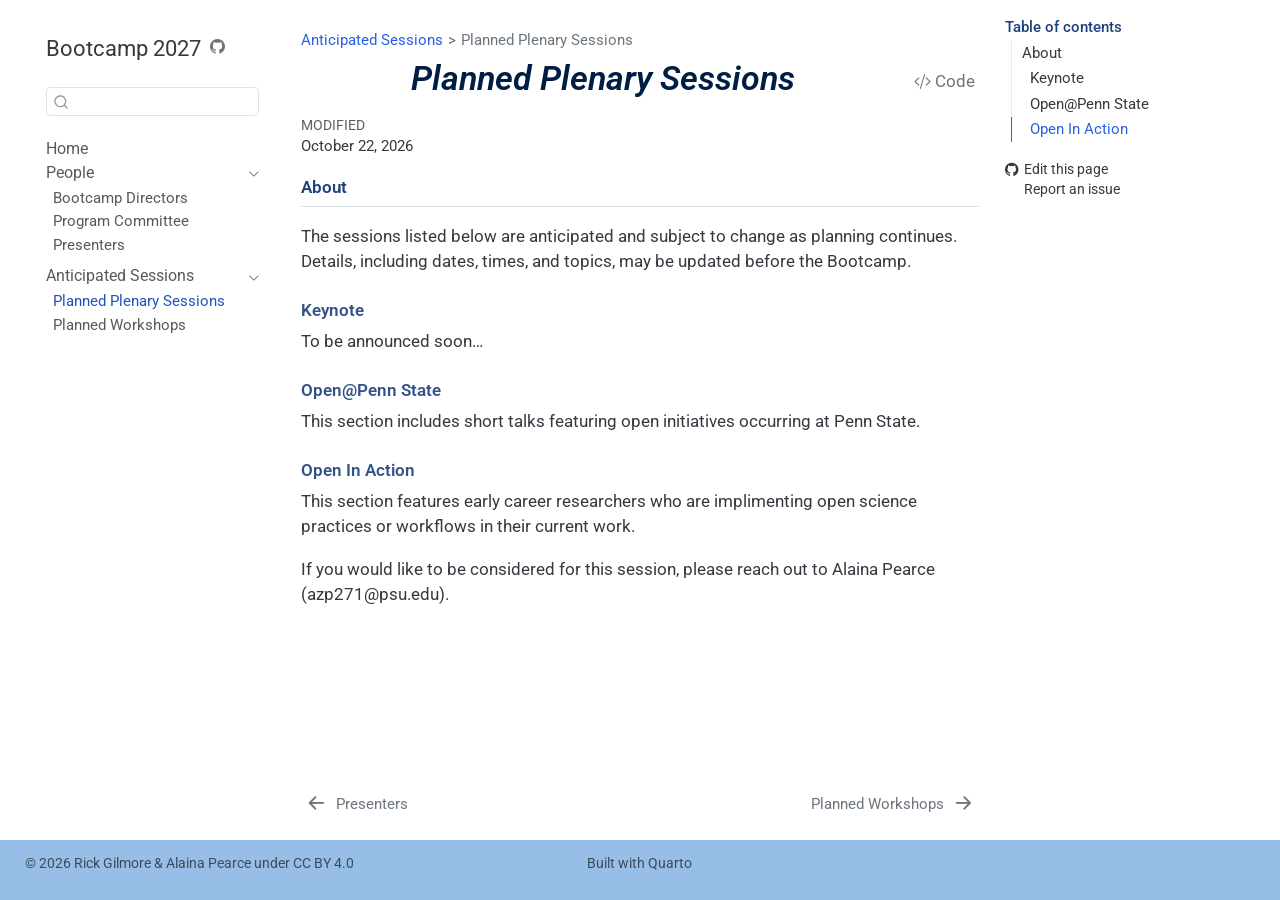
<file: docs/plenary.html>
<!DOCTYPE html>
<html xmlns="http://www.w3.org/1999/xhtml" lang="en" xml:lang="en"><head>

<meta charset="utf-8">
<meta name="generator" content="quarto-1.7.33">

<meta name="viewport" content="width=device-width, initial-scale=1.0, user-scalable=yes">


<title>Planned Plenary Sessions – Bootcamp 2027</title>
<style>
code{white-space: pre-wrap;}
span.smallcaps{font-variant: small-caps;}
div.columns{display: flex; gap: min(4vw, 1.5em);}
div.column{flex: auto; overflow-x: auto;}
div.hanging-indent{margin-left: 1.5em; text-indent: -1.5em;}
ul.task-list{list-style: none;}
ul.task-list li input[type="checkbox"] {
  width: 0.8em;
  margin: 0 0.8em 0.2em -1em; /* quarto-specific, see https://github.com/quarto-dev/quarto-cli/issues/4556 */ 
  vertical-align: middle;
}
/* CSS for syntax highlighting */
html { -webkit-text-size-adjust: 100%; }
pre > code.sourceCode { white-space: pre; position: relative; }
pre > code.sourceCode > span { display: inline-block; line-height: 1.25; }
pre > code.sourceCode > span:empty { height: 1.2em; }
.sourceCode { overflow: visible; }
code.sourceCode > span { color: inherit; text-decoration: inherit; }
div.sourceCode { margin: 1em 0; }
pre.sourceCode { margin: 0; }
@media screen {
div.sourceCode { overflow: auto; }
}
@media print {
pre > code.sourceCode { white-space: pre-wrap; }
pre > code.sourceCode > span { text-indent: -5em; padding-left: 5em; }
}
pre.numberSource code
  { counter-reset: source-line 0; }
pre.numberSource code > span
  { position: relative; left: -4em; counter-increment: source-line; }
pre.numberSource code > span > a:first-child::before
  { content: counter(source-line);
    position: relative; left: -1em; text-align: right; vertical-align: baseline;
    border: none; display: inline-block;
    -webkit-touch-callout: none; -webkit-user-select: none;
    -khtml-user-select: none; -moz-user-select: none;
    -ms-user-select: none; user-select: none;
    padding: 0 4px; width: 4em;
  }
pre.numberSource { margin-left: 3em;  padding-left: 4px; }
div.sourceCode
  {   }
@media screen {
pre > code.sourceCode > span > a:first-child::before { text-decoration: underline; }
}
</style>


<script src="site_libs/quarto-nav/quarto-nav.js"></script>
<script src="site_libs/quarto-nav/headroom.min.js"></script>
<script src="site_libs/clipboard/clipboard.min.js"></script>
<script src="site_libs/quarto-search/autocomplete.umd.js"></script>
<script src="site_libs/quarto-search/fuse.min.js"></script>
<script src="site_libs/quarto-search/quarto-search.js"></script>
<meta name="quarto:offset" content="./">
<link href="./workshops.html" rel="next">
<link href="./presenters.html" rel="prev">
<script src="site_libs/quarto-html/quarto.js" type="module"></script>
<script src="site_libs/quarto-html/tabsets/tabsets.js" type="module"></script>
<script src="site_libs/quarto-html/popper.min.js"></script>
<script src="site_libs/quarto-html/tippy.umd.min.js"></script>
<script src="site_libs/quarto-html/anchor.min.js"></script>
<link href="site_libs/quarto-html/tippy.css" rel="stylesheet">
<link href="site_libs/quarto-html/quarto-syntax-highlighting-ea385d0e468b0dd5ea5bf0780b1290d9.css" rel="stylesheet" id="quarto-text-highlighting-styles">
<script src="site_libs/bootstrap/bootstrap.min.js"></script>
<link href="site_libs/bootstrap/bootstrap-icons.css" rel="stylesheet">
<link href="site_libs/bootstrap/bootstrap-a2e9bf4863e3a387c8ad5802f4b0cb27.min.css" rel="stylesheet" append-hash="true" id="quarto-bootstrap" data-mode="light">
<script id="quarto-search-options" type="application/json">{
  "location": "sidebar",
  "copy-button": false,
  "collapse-after": 3,
  "panel-placement": "start",
  "type": "textbox",
  "limit": 50,
  "keyboard-shortcut": [
    "f",
    "/",
    "s"
  ],
  "show-item-context": false,
  "language": {
    "search-no-results-text": "No results",
    "search-matching-documents-text": "matching documents",
    "search-copy-link-title": "Copy link to search",
    "search-hide-matches-text": "Hide additional matches",
    "search-more-match-text": "more match in this document",
    "search-more-matches-text": "more matches in this document",
    "search-clear-button-title": "Clear",
    "search-text-placeholder": "",
    "search-detached-cancel-button-title": "Cancel",
    "search-submit-button-title": "Submit",
    "search-label": "Search"
  }
}</script>


</head>

<body class="nav-sidebar floating quarto-light">

<div id="quarto-search-results"></div>
  <header id="quarto-header" class="headroom fixed-top">
  <nav class="quarto-secondary-nav">
    <div class="container-fluid d-flex">
      <button type="button" class="quarto-btn-toggle btn" data-bs-toggle="collapse" role="button" data-bs-target=".quarto-sidebar-collapse-item" aria-controls="quarto-sidebar" aria-expanded="false" aria-label="Toggle sidebar navigation" onclick="if (window.quartoToggleHeadroom) { window.quartoToggleHeadroom(); }">
        <i class="bi bi-layout-text-sidebar-reverse"></i>
      </button>
        <nav class="quarto-page-breadcrumbs" aria-label="breadcrumb"><ol class="breadcrumb"><li class="breadcrumb-item"><a href="./plenary.html">Anticipated Sessions</a></li><li class="breadcrumb-item"><a href="./plenary.html"><span class="chapter-title">Planned Plenary Sessions</span></a></li></ol></nav>
        <a class="flex-grow-1" role="navigation" data-bs-toggle="collapse" data-bs-target=".quarto-sidebar-collapse-item" aria-controls="quarto-sidebar" aria-expanded="false" aria-label="Toggle sidebar navigation" onclick="if (window.quartoToggleHeadroom) { window.quartoToggleHeadroom(); }">      
        </a>
      <button type="button" class="btn quarto-search-button" aria-label="Search" onclick="window.quartoOpenSearch();">
        <i class="bi bi-search"></i>
      </button>
    </div>
  </nav>
</header>
<!-- content -->
<div id="quarto-content" class="quarto-container page-columns page-rows-contents page-layout-article">
<!-- sidebar -->
  <nav id="quarto-sidebar" class="sidebar collapse collapse-horizontal quarto-sidebar-collapse-item sidebar-navigation floating overflow-auto">
    <div class="pt-lg-2 mt-2 text-left sidebar-header">
    <div class="sidebar-title mb-0 py-0">
      <a href="./">Bootcamp 2027</a> 
        <div class="sidebar-tools-main">
    <a href="https://github.com/penn-state-open-science/bootcamp-2027/" title="Source Code" class="quarto-navigation-tool px-1" aria-label="Source Code"><i class="bi bi-github"></i></a>
</div>
    </div>
      </div>
        <div class="mt-2 flex-shrink-0 align-items-center">
        <div class="sidebar-search">
        <div id="quarto-search" class="" title="Search"></div>
        </div>
        </div>
    <div class="sidebar-menu-container"> 
    <ul class="list-unstyled mt-1">
        <li class="sidebar-item">
  <div class="sidebar-item-container"> 
  <a href="./index.html" class="sidebar-item-text sidebar-link"><span class="chapter-title">Home</span></a>
  </div>
</li>
        <li class="sidebar-item sidebar-item-section">
      <div class="sidebar-item-container"> 
            <a class="sidebar-item-text sidebar-link text-start" data-bs-toggle="collapse" data-bs-target="#quarto-sidebar-section-1" role="navigation" aria-expanded="true">
 <span class="menu-text">People</span></a>
          <a class="sidebar-item-toggle text-start" data-bs-toggle="collapse" data-bs-target="#quarto-sidebar-section-1" role="navigation" aria-expanded="true" aria-label="Toggle section">
            <i class="bi bi-chevron-right ms-2"></i>
          </a> 
      </div>
      <ul id="quarto-sidebar-section-1" class="collapse list-unstyled sidebar-section depth1 show">  
          <li class="sidebar-item">
  <div class="sidebar-item-container"> 
  <a href="./directors.html" class="sidebar-item-text sidebar-link"><span class="chapter-title">Bootcamp Directors</span></a>
  </div>
</li>
          <li class="sidebar-item">
  <div class="sidebar-item-container"> 
  <a href="./program-committee.html" class="sidebar-item-text sidebar-link"><span class="chapter-title">Program Committee</span></a>
  </div>
</li>
          <li class="sidebar-item">
  <div class="sidebar-item-container"> 
  <a href="./presenters.html" class="sidebar-item-text sidebar-link"><span class="chapter-title">Presenters</span></a>
  </div>
</li>
      </ul>
  </li>
        <li class="sidebar-item sidebar-item-section">
      <div class="sidebar-item-container"> 
            <a class="sidebar-item-text sidebar-link text-start" data-bs-toggle="collapse" data-bs-target="#quarto-sidebar-section-2" role="navigation" aria-expanded="true">
 <span class="menu-text">Anticipated Sessions</span></a>
          <a class="sidebar-item-toggle text-start" data-bs-toggle="collapse" data-bs-target="#quarto-sidebar-section-2" role="navigation" aria-expanded="true" aria-label="Toggle section">
            <i class="bi bi-chevron-right ms-2"></i>
          </a> 
      </div>
      <ul id="quarto-sidebar-section-2" class="collapse list-unstyled sidebar-section depth1 show">  
          <li class="sidebar-item">
  <div class="sidebar-item-container"> 
  <a href="./plenary.html" class="sidebar-item-text sidebar-link active"><span class="chapter-title">Planned Plenary Sessions</span></a>
  </div>
</li>
          <li class="sidebar-item">
  <div class="sidebar-item-container"> 
  <a href="./workshops.html" class="sidebar-item-text sidebar-link"><span class="chapter-title">Planned Workshops</span></a>
  </div>
</li>
      </ul>
  </li>
    </ul>
    </div>
</nav>
<div id="quarto-sidebar-glass" class="quarto-sidebar-collapse-item" data-bs-toggle="collapse" data-bs-target=".quarto-sidebar-collapse-item"></div>
<!-- margin-sidebar -->
    <div id="quarto-margin-sidebar" class="sidebar margin-sidebar">
        <nav id="TOC" role="doc-toc" class="toc-active">
    <h2 id="toc-title">Table of contents</h2>
   
  <ul>
  <li><a href="#about" id="toc-about" class="nav-link active" data-scroll-target="#about">About</a>
  <ul class="collapse">
  <li><a href="#keynote" id="toc-keynote" class="nav-link" data-scroll-target="#keynote">Keynote</a></li>
  <li><a href="#openpenn-state" id="toc-openpenn-state" class="nav-link" data-scroll-target="#openpenn-state">Open@Penn State</a></li>
  <li><a href="#open-in-action" id="toc-open-in-action" class="nav-link" data-scroll-target="#open-in-action">Open In Action</a></li>
  </ul></li>
  </ul>
<div class="toc-actions"><ul><li><a href="https://github.com/penn-state-open-science/bootcamp-2027/edit/main/plenary.qmd" class="toc-action"><i class="bi bi-github"></i>Edit this page</a></li><li><a href="https://github.com/penn-state-open-science/bootcamp-2027/issues/new" class="toc-action"><i class="bi empty"></i>Report an issue</a></li></ul></div></nav>
    </div>
<!-- main -->
<main class="content" id="quarto-document-content">

<header id="title-block-header" class="quarto-title-block default"><nav class="quarto-page-breadcrumbs quarto-title-breadcrumbs d-none d-lg-block" aria-label="breadcrumb"><ol class="breadcrumb"><li class="breadcrumb-item"><a href="./plenary.html">Anticipated Sessions</a></li><li class="breadcrumb-item"><a href="./plenary.html"><span class="chapter-title">Planned Plenary Sessions</span></a></li></ol></nav>
<div class="quarto-title">
<div class="quarto-title-block"><div><h1 class="title"><span class="chapter-title">Planned Plenary Sessions</span></h1><button type="button" class="btn code-tools-button" id="quarto-code-tools-source"><i class="bi"></i> Code</button></div></div>
</div>



<div class="quarto-title-meta">

    
  
    <div>
    <div class="quarto-title-meta-heading">Modified</div>
    <div class="quarto-title-meta-contents">
      <p class="date-modified">October 22, 2026</p>
    </div>
  </div>
    
  </div>
  


</header>


<section id="about" class="level2">
<h2 class="anchored" data-anchor-id="about">About</h2>
<p>The sessions listed below are anticipated and subject to change as planning continues. Details, including dates, times, and topics, may be updated before the Bootcamp.</p>
<section id="keynote" class="level3">
<h3 class="anchored" data-anchor-id="keynote">Keynote</h3>
<p>To be announced soon…</p>
</section>
<section id="openpenn-state" class="level3">
<h3 class="anchored" data-anchor-id="openpenn-state">Open@Penn State</h3>
<p>This section includes short talks featuring open initiatives occurring at Penn State.</p>
</section>
<section id="open-in-action" class="level3">
<h3 class="anchored" data-anchor-id="open-in-action">Open In Action</h3>
<p>This section features early career researchers who are implimenting open science practices or workflows in their current work.</p>
<p>If you would like to be considered for this session, please reach out to Alaina Pearce (azp271@psu.edu).</p>


<!-- -->

</section>
</section>

</main> <!-- /main -->
<script id="quarto-html-after-body" type="application/javascript">
  window.document.addEventListener("DOMContentLoaded", function (event) {
    const icon = "";
    const anchorJS = new window.AnchorJS();
    anchorJS.options = {
      placement: 'right',
      icon: icon
    };
    anchorJS.add('.anchored');
    const isCodeAnnotation = (el) => {
      for (const clz of el.classList) {
        if (clz.startsWith('code-annotation-')) {                     
          return true;
        }
      }
      return false;
    }
    const onCopySuccess = function(e) {
      // button target
      const button = e.trigger;
      // don't keep focus
      button.blur();
      // flash "checked"
      button.classList.add('code-copy-button-checked');
      var currentTitle = button.getAttribute("title");
      button.setAttribute("title", "Copied!");
      let tooltip;
      if (window.bootstrap) {
        button.setAttribute("data-bs-toggle", "tooltip");
        button.setAttribute("data-bs-placement", "left");
        button.setAttribute("data-bs-title", "Copied!");
        tooltip = new bootstrap.Tooltip(button, 
          { trigger: "manual", 
            customClass: "code-copy-button-tooltip",
            offset: [0, -8]});
        tooltip.show();    
      }
      setTimeout(function() {
        if (tooltip) {
          tooltip.hide();
          button.removeAttribute("data-bs-title");
          button.removeAttribute("data-bs-toggle");
          button.removeAttribute("data-bs-placement");
        }
        button.setAttribute("title", currentTitle);
        button.classList.remove('code-copy-button-checked');
      }, 1000);
      // clear code selection
      e.clearSelection();
    }
    const getTextToCopy = function(trigger) {
        const codeEl = trigger.previousElementSibling.cloneNode(true);
        for (const childEl of codeEl.children) {
          if (isCodeAnnotation(childEl)) {
            childEl.remove();
          }
        }
        return codeEl.innerText;
    }
    const clipboard = new window.ClipboardJS('.code-copy-button:not([data-in-quarto-modal])', {
      text: getTextToCopy
    });
    clipboard.on('success', onCopySuccess);
    if (window.document.getElementById('quarto-embedded-source-code-modal')) {
      const clipboardModal = new window.ClipboardJS('.code-copy-button[data-in-quarto-modal]', {
        text: getTextToCopy,
        container: window.document.getElementById('quarto-embedded-source-code-modal')
      });
      clipboardModal.on('success', onCopySuccess);
    }
    const viewSource = window.document.getElementById('quarto-view-source') ||
                       window.document.getElementById('quarto-code-tools-source');
    if (viewSource) {
      const sourceUrl = viewSource.getAttribute("data-quarto-source-url");
      viewSource.addEventListener("click", function(e) {
        if (sourceUrl) {
          // rstudio viewer pane
          if (/\bcapabilities=\b/.test(window.location)) {
            window.open(sourceUrl);
          } else {
            window.location.href = sourceUrl;
          }
        } else {
          const modal = new bootstrap.Modal(document.getElementById('quarto-embedded-source-code-modal'));
          modal.show();
        }
        return false;
      });
    }
    function toggleCodeHandler(show) {
      return function(e) {
        const detailsSrc = window.document.querySelectorAll(".cell > details > .sourceCode");
        for (let i=0; i<detailsSrc.length; i++) {
          const details = detailsSrc[i].parentElement;
          if (show) {
            details.open = true;
          } else {
            details.removeAttribute("open");
          }
        }
        const cellCodeDivs = window.document.querySelectorAll(".cell > .sourceCode");
        const fromCls = show ? "hidden" : "unhidden";
        const toCls = show ? "unhidden" : "hidden";
        for (let i=0; i<cellCodeDivs.length; i++) {
          const codeDiv = cellCodeDivs[i];
          if (codeDiv.classList.contains(fromCls)) {
            codeDiv.classList.remove(fromCls);
            codeDiv.classList.add(toCls);
          } 
        }
        return false;
      }
    }
    const hideAllCode = window.document.getElementById("quarto-hide-all-code");
    if (hideAllCode) {
      hideAllCode.addEventListener("click", toggleCodeHandler(false));
    }
    const showAllCode = window.document.getElementById("quarto-show-all-code");
    if (showAllCode) {
      showAllCode.addEventListener("click", toggleCodeHandler(true));
    }
      var localhostRegex = new RegExp(/^(?:http|https):\/\/localhost\:?[0-9]*\//);
      var mailtoRegex = new RegExp(/^mailto:/);
        var filterRegex = new RegExp('/' + window.location.host + '/');
      var isInternal = (href) => {
          return filterRegex.test(href) || localhostRegex.test(href) || mailtoRegex.test(href);
      }
      // Inspect non-navigation links and adorn them if external
     var links = window.document.querySelectorAll('a[href]:not(.nav-link):not(.navbar-brand):not(.toc-action):not(.sidebar-link):not(.sidebar-item-toggle):not(.pagination-link):not(.no-external):not([aria-hidden]):not(.dropdown-item):not(.quarto-navigation-tool):not(.about-link)');
      for (var i=0; i<links.length; i++) {
        const link = links[i];
        if (!isInternal(link.href)) {
          // undo the damage that might have been done by quarto-nav.js in the case of
          // links that we want to consider external
          if (link.dataset.originalHref !== undefined) {
            link.href = link.dataset.originalHref;
          }
            // default icon
            link.classList.add("external");
        }
      }
    function tippyHover(el, contentFn, onTriggerFn, onUntriggerFn) {
      const config = {
        allowHTML: true,
        maxWidth: 500,
        delay: 100,
        arrow: false,
        appendTo: function(el) {
            return el.parentElement;
        },
        interactive: true,
        interactiveBorder: 10,
        theme: 'quarto',
        placement: 'bottom-start',
      };
      if (contentFn) {
        config.content = contentFn;
      }
      if (onTriggerFn) {
        config.onTrigger = onTriggerFn;
      }
      if (onUntriggerFn) {
        config.onUntrigger = onUntriggerFn;
      }
      window.tippy(el, config); 
    }
    const xrefs = window.document.querySelectorAll('a.quarto-xref');
    const processXRef = (id, note) => {
      // Strip column container classes
      const stripColumnClz = (el) => {
        el.classList.remove("page-full", "page-columns");
        if (el.children) {
          for (const child of el.children) {
            stripColumnClz(child);
          }
        }
      }
      stripColumnClz(note)
      if (id === null || id.startsWith('sec-')) {
        // Special case sections, only their first couple elements
        const container = document.createElement("div");
        if (note.children && note.children.length > 2) {
          container.appendChild(note.children[0].cloneNode(true));
          for (let i = 1; i < note.children.length; i++) {
            const child = note.children[i];
            if (child.tagName === "P" && child.innerText === "") {
              continue;
            } else {
              container.appendChild(child.cloneNode(true));
              break;
            }
          }
          if (window.Quarto?.typesetMath) {
            window.Quarto.typesetMath(container);
          }
          return container.innerHTML
        } else {
          if (window.Quarto?.typesetMath) {
            window.Quarto.typesetMath(note);
          }
          return note.innerHTML;
        }
      } else {
        // Remove any anchor links if they are present
        const anchorLink = note.querySelector('a.anchorjs-link');
        if (anchorLink) {
          anchorLink.remove();
        }
        if (window.Quarto?.typesetMath) {
          window.Quarto.typesetMath(note);
        }
        if (note.classList.contains("callout")) {
          return note.outerHTML;
        } else {
          return note.innerHTML;
        }
      }
    }
    for (var i=0; i<xrefs.length; i++) {
      const xref = xrefs[i];
      tippyHover(xref, undefined, function(instance) {
        instance.disable();
        let url = xref.getAttribute('href');
        let hash = undefined; 
        if (url.startsWith('#')) {
          hash = url;
        } else {
          try { hash = new URL(url).hash; } catch {}
        }
        if (hash) {
          const id = hash.replace(/^#\/?/, "");
          const note = window.document.getElementById(id);
          if (note !== null) {
            try {
              const html = processXRef(id, note.cloneNode(true));
              instance.setContent(html);
            } finally {
              instance.enable();
              instance.show();
            }
          } else {
            // See if we can fetch this
            fetch(url.split('#')[0])
            .then(res => res.text())
            .then(html => {
              const parser = new DOMParser();
              const htmlDoc = parser.parseFromString(html, "text/html");
              const note = htmlDoc.getElementById(id);
              if (note !== null) {
                const html = processXRef(id, note);
                instance.setContent(html);
              } 
            }).finally(() => {
              instance.enable();
              instance.show();
            });
          }
        } else {
          // See if we can fetch a full url (with no hash to target)
          // This is a special case and we should probably do some content thinning / targeting
          fetch(url)
          .then(res => res.text())
          .then(html => {
            const parser = new DOMParser();
            const htmlDoc = parser.parseFromString(html, "text/html");
            const note = htmlDoc.querySelector('main.content');
            if (note !== null) {
              // This should only happen for chapter cross references
              // (since there is no id in the URL)
              // remove the first header
              if (note.children.length > 0 && note.children[0].tagName === "HEADER") {
                note.children[0].remove();
              }
              const html = processXRef(null, note);
              instance.setContent(html);
            } 
          }).finally(() => {
            instance.enable();
            instance.show();
          });
        }
      }, function(instance) {
      });
    }
        let selectedAnnoteEl;
        const selectorForAnnotation = ( cell, annotation) => {
          let cellAttr = 'data-code-cell="' + cell + '"';
          let lineAttr = 'data-code-annotation="' +  annotation + '"';
          const selector = 'span[' + cellAttr + '][' + lineAttr + ']';
          return selector;
        }
        const selectCodeLines = (annoteEl) => {
          const doc = window.document;
          const targetCell = annoteEl.getAttribute("data-target-cell");
          const targetAnnotation = annoteEl.getAttribute("data-target-annotation");
          const annoteSpan = window.document.querySelector(selectorForAnnotation(targetCell, targetAnnotation));
          const lines = annoteSpan.getAttribute("data-code-lines").split(",");
          const lineIds = lines.map((line) => {
            return targetCell + "-" + line;
          })
          let top = null;
          let height = null;
          let parent = null;
          if (lineIds.length > 0) {
              //compute the position of the single el (top and bottom and make a div)
              const el = window.document.getElementById(lineIds[0]);
              top = el.offsetTop;
              height = el.offsetHeight;
              parent = el.parentElement.parentElement;
            if (lineIds.length > 1) {
              const lastEl = window.document.getElementById(lineIds[lineIds.length - 1]);
              const bottom = lastEl.offsetTop + lastEl.offsetHeight;
              height = bottom - top;
            }
            if (top !== null && height !== null && parent !== null) {
              // cook up a div (if necessary) and position it 
              let div = window.document.getElementById("code-annotation-line-highlight");
              if (div === null) {
                div = window.document.createElement("div");
                div.setAttribute("id", "code-annotation-line-highlight");
                div.style.position = 'absolute';
                parent.appendChild(div);
              }
              div.style.top = top - 2 + "px";
              div.style.height = height + 4 + "px";
              div.style.left = 0;
              let gutterDiv = window.document.getElementById("code-annotation-line-highlight-gutter");
              if (gutterDiv === null) {
                gutterDiv = window.document.createElement("div");
                gutterDiv.setAttribute("id", "code-annotation-line-highlight-gutter");
                gutterDiv.style.position = 'absolute';
                const codeCell = window.document.getElementById(targetCell);
                const gutter = codeCell.querySelector('.code-annotation-gutter');
                gutter.appendChild(gutterDiv);
              }
              gutterDiv.style.top = top - 2 + "px";
              gutterDiv.style.height = height + 4 + "px";
            }
            selectedAnnoteEl = annoteEl;
          }
        };
        const unselectCodeLines = () => {
          const elementsIds = ["code-annotation-line-highlight", "code-annotation-line-highlight-gutter"];
          elementsIds.forEach((elId) => {
            const div = window.document.getElementById(elId);
            if (div) {
              div.remove();
            }
          });
          selectedAnnoteEl = undefined;
        };
          // Handle positioning of the toggle
      window.addEventListener(
        "resize",
        throttle(() => {
          elRect = undefined;
          if (selectedAnnoteEl) {
            selectCodeLines(selectedAnnoteEl);
          }
        }, 10)
      );
      function throttle(fn, ms) {
      let throttle = false;
      let timer;
        return (...args) => {
          if(!throttle) { // first call gets through
              fn.apply(this, args);
              throttle = true;
          } else { // all the others get throttled
              if(timer) clearTimeout(timer); // cancel #2
              timer = setTimeout(() => {
                fn.apply(this, args);
                timer = throttle = false;
              }, ms);
          }
        };
      }
        // Attach click handler to the DT
        const annoteDls = window.document.querySelectorAll('dt[data-target-cell]');
        for (const annoteDlNode of annoteDls) {
          annoteDlNode.addEventListener('click', (event) => {
            const clickedEl = event.target;
            if (clickedEl !== selectedAnnoteEl) {
              unselectCodeLines();
              const activeEl = window.document.querySelector('dt[data-target-cell].code-annotation-active');
              if (activeEl) {
                activeEl.classList.remove('code-annotation-active');
              }
              selectCodeLines(clickedEl);
              clickedEl.classList.add('code-annotation-active');
            } else {
              // Unselect the line
              unselectCodeLines();
              clickedEl.classList.remove('code-annotation-active');
            }
          });
        }
  });
  </script>
<nav class="page-navigation">
  <div class="nav-page nav-page-previous">
      <a href="./presenters.html" class="pagination-link" aria-label="Presenters">
        <i class="bi bi-arrow-left-short"></i> <span class="nav-page-text"><span class="chapter-title">Presenters</span></span>
      </a>          
  </div>
  <div class="nav-page nav-page-next">
      <a href="./workshops.html" class="pagination-link" aria-label="Planned Workshops">
        <span class="nav-page-text"><span class="chapter-title">Planned Workshops</span></span> <i class="bi bi-arrow-right-short"></i>
      </a>
  </div>
</nav><div class="modal fade" id="quarto-embedded-source-code-modal" tabindex="-1" aria-labelledby="quarto-embedded-source-code-modal-label" aria-hidden="true"><div class="modal-dialog modal-dialog-scrollable"><div class="modal-content"><div class="modal-header"><h5 class="modal-title" id="quarto-embedded-source-code-modal-label">Source Code</h5><button class="btn-close" data-bs-dismiss="modal"></button></div><div class="modal-body"><div class="">
<div class="sourceCode" id="cb1" data-shortcodes="false"><pre class="sourceCode markdown code-with-copy"><code class="sourceCode markdown"><span id="cb1-1"><a href="#cb1-1" aria-hidden="true" tabindex="-1"></a><span class="co">---</span></span>
<span id="cb1-2"><a href="#cb1-2" aria-hidden="true" tabindex="-1"></a><span class="an">title:</span><span class="co"> "Planned Plenary Sessions"</span></span>
<span id="cb1-3"><a href="#cb1-3" aria-hidden="true" tabindex="-1"></a><span class="an">format:</span><span class="co"> html</span></span>
<span id="cb1-4"><a href="#cb1-4" aria-hidden="true" tabindex="-1"></a><span class="co">---</span></span>
<span id="cb1-5"><a href="#cb1-5" aria-hidden="true" tabindex="-1"></a></span>
<span id="cb1-6"><a href="#cb1-6" aria-hidden="true" tabindex="-1"></a><span class="fu">## About</span></span>
<span id="cb1-7"><a href="#cb1-7" aria-hidden="true" tabindex="-1"></a></span>
<span id="cb1-8"><a href="#cb1-8" aria-hidden="true" tabindex="-1"></a>The sessions listed below are anticipated and subject to change as planning continues. Details, including dates, times, and topics, may be updated before the Bootcamp.</span>
<span id="cb1-9"><a href="#cb1-9" aria-hidden="true" tabindex="-1"></a></span>
<span id="cb1-10"><a href="#cb1-10" aria-hidden="true" tabindex="-1"></a><span class="fu">### Keynote</span></span>
<span id="cb1-11"><a href="#cb1-11" aria-hidden="true" tabindex="-1"></a></span>
<span id="cb1-12"><a href="#cb1-12" aria-hidden="true" tabindex="-1"></a>To be announced soon...</span>
<span id="cb1-13"><a href="#cb1-13" aria-hidden="true" tabindex="-1"></a></span>
<span id="cb1-14"><a href="#cb1-14" aria-hidden="true" tabindex="-1"></a><span class="fu">### Open@Penn State</span></span>
<span id="cb1-15"><a href="#cb1-15" aria-hidden="true" tabindex="-1"></a></span>
<span id="cb1-16"><a href="#cb1-16" aria-hidden="true" tabindex="-1"></a>This section includes short talks featuring open initiatives occurring at Penn State.</span>
<span id="cb1-17"><a href="#cb1-17" aria-hidden="true" tabindex="-1"></a></span>
<span id="cb1-18"><a href="#cb1-18" aria-hidden="true" tabindex="-1"></a><span class="fu">### Open In Action</span></span>
<span id="cb1-19"><a href="#cb1-19" aria-hidden="true" tabindex="-1"></a></span>
<span id="cb1-20"><a href="#cb1-20" aria-hidden="true" tabindex="-1"></a>This section features early career researchers who are implimenting open science practices or workflows in their current work. </span>
<span id="cb1-21"><a href="#cb1-21" aria-hidden="true" tabindex="-1"></a></span>
<span id="cb1-22"><a href="#cb1-22" aria-hidden="true" tabindex="-1"></a>If you would like to be considered for this session, please reach out to Alaina Pearce (azp271@psu.edu).</span>
<span id="cb1-23"><a href="#cb1-23" aria-hidden="true" tabindex="-1"></a></span>
<span id="cb1-24"><a href="#cb1-24" aria-hidden="true" tabindex="-1"></a></span></code><button title="Copy to Clipboard" class="code-copy-button" data-in-quarto-modal=""><i class="bi"></i></button></pre></div>
</div></div></div></div></div>
</div> <!-- /content -->
<footer class="footer">
  <div class="nav-footer">
    <div class="nav-footer-left">
      <ul class="footer-items list-unstyled">
    <li class="nav-item">
    <a class="nav-link" href="https://creativecommons.org/licenses/by/4.0/">
<p>© 2026 Rick Gilmore &amp; Alaina Pearce under CC BY 4.0</p>
</a>
  </li>  
</ul>
    </div>   
    <div class="nav-footer-center">
      <ul class="footer-items list-unstyled">
    <li class="nav-item">
    <a class="nav-link" href="https://quarto.org">
<p>Built with Quarto</p>
</a>
  </li>  
</ul>
    <div class="toc-actions d-sm-block d-md-none"><ul><li><a href="https://github.com/penn-state-open-science/bootcamp-2027/edit/main/plenary.qmd" class="toc-action"><i class="bi bi-github"></i>Edit this page</a></li><li><a href="https://github.com/penn-state-open-science/bootcamp-2027/issues/new" class="toc-action"><i class="bi empty"></i>Report an issue</a></li></ul></div></div>
    <div class="nav-footer-right">
      &nbsp;
    </div>
  </div>
</footer>




</body></html>
</file>
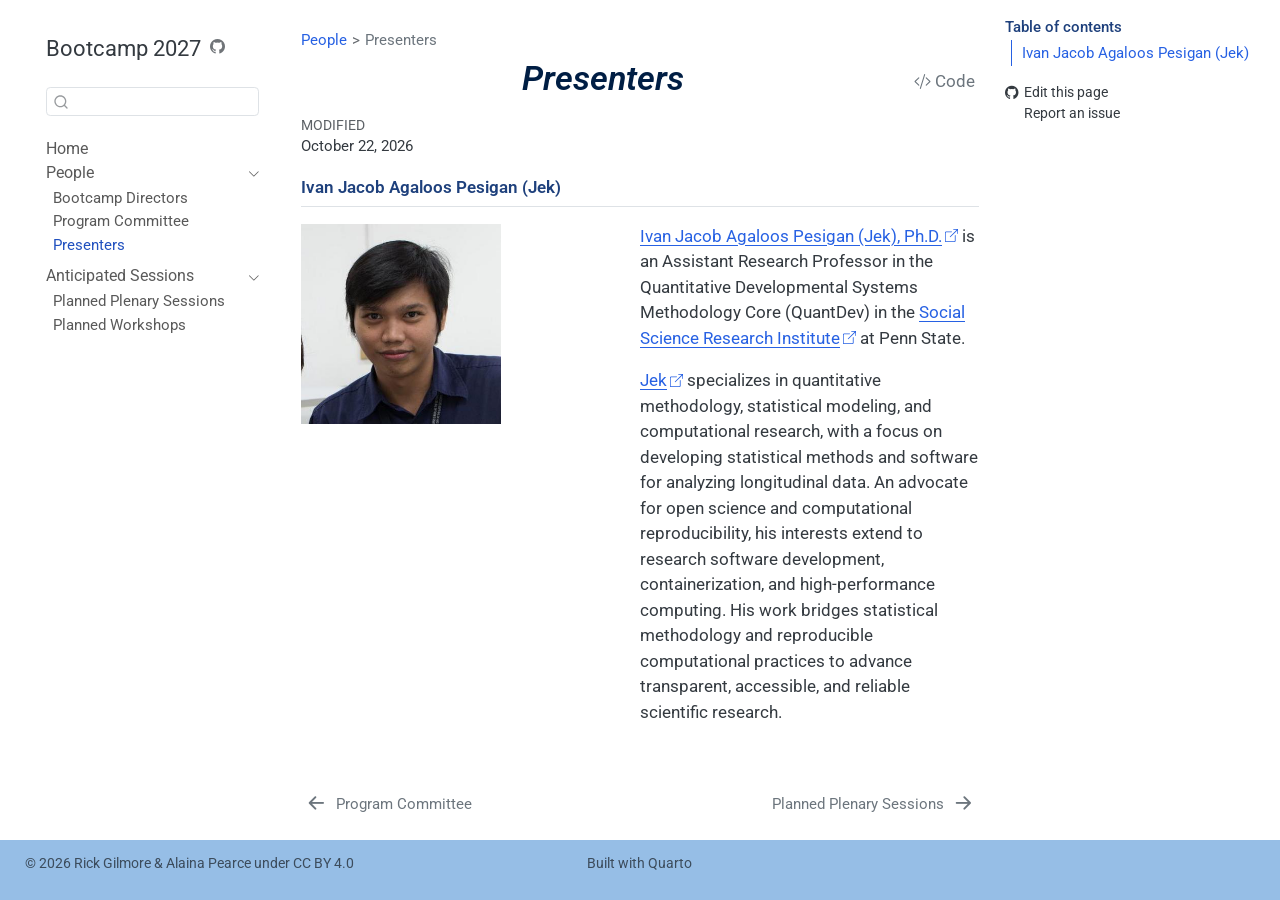
<file: docs/presenters.html>
<!DOCTYPE html>
<html xmlns="http://www.w3.org/1999/xhtml" lang="en" xml:lang="en"><head>

<meta charset="utf-8">
<meta name="generator" content="quarto-1.7.33">

<meta name="viewport" content="width=device-width, initial-scale=1.0, user-scalable=yes">


<title>Presenters – Bootcamp 2027</title>
<style>
code{white-space: pre-wrap;}
span.smallcaps{font-variant: small-caps;}
div.columns{display: flex; gap: min(4vw, 1.5em);}
div.column{flex: auto; overflow-x: auto;}
div.hanging-indent{margin-left: 1.5em; text-indent: -1.5em;}
ul.task-list{list-style: none;}
ul.task-list li input[type="checkbox"] {
  width: 0.8em;
  margin: 0 0.8em 0.2em -1em; /* quarto-specific, see https://github.com/quarto-dev/quarto-cli/issues/4556 */ 
  vertical-align: middle;
}
/* CSS for syntax highlighting */
html { -webkit-text-size-adjust: 100%; }
pre > code.sourceCode { white-space: pre; position: relative; }
pre > code.sourceCode > span { display: inline-block; line-height: 1.25; }
pre > code.sourceCode > span:empty { height: 1.2em; }
.sourceCode { overflow: visible; }
code.sourceCode > span { color: inherit; text-decoration: inherit; }
div.sourceCode { margin: 1em 0; }
pre.sourceCode { margin: 0; }
@media screen {
div.sourceCode { overflow: auto; }
}
@media print {
pre > code.sourceCode { white-space: pre-wrap; }
pre > code.sourceCode > span { text-indent: -5em; padding-left: 5em; }
}
pre.numberSource code
  { counter-reset: source-line 0; }
pre.numberSource code > span
  { position: relative; left: -4em; counter-increment: source-line; }
pre.numberSource code > span > a:first-child::before
  { content: counter(source-line);
    position: relative; left: -1em; text-align: right; vertical-align: baseline;
    border: none; display: inline-block;
    -webkit-touch-callout: none; -webkit-user-select: none;
    -khtml-user-select: none; -moz-user-select: none;
    -ms-user-select: none; user-select: none;
    padding: 0 4px; width: 4em;
  }
pre.numberSource { margin-left: 3em;  padding-left: 4px; }
div.sourceCode
  {   }
@media screen {
pre > code.sourceCode > span > a:first-child::before { text-decoration: underline; }
}
</style>


<script src="site_libs/quarto-nav/quarto-nav.js"></script>
<script src="site_libs/quarto-nav/headroom.min.js"></script>
<script src="site_libs/clipboard/clipboard.min.js"></script>
<script src="site_libs/quarto-search/autocomplete.umd.js"></script>
<script src="site_libs/quarto-search/fuse.min.js"></script>
<script src="site_libs/quarto-search/quarto-search.js"></script>
<meta name="quarto:offset" content="./">
<link href="./plenary.html" rel="next">
<link href="./program-committee.html" rel="prev">
<script src="site_libs/quarto-html/quarto.js" type="module"></script>
<script src="site_libs/quarto-html/tabsets/tabsets.js" type="module"></script>
<script src="site_libs/quarto-html/popper.min.js"></script>
<script src="site_libs/quarto-html/tippy.umd.min.js"></script>
<script src="site_libs/quarto-html/anchor.min.js"></script>
<link href="site_libs/quarto-html/tippy.css" rel="stylesheet">
<link href="site_libs/quarto-html/quarto-syntax-highlighting-ea385d0e468b0dd5ea5bf0780b1290d9.css" rel="stylesheet" id="quarto-text-highlighting-styles">
<script src="site_libs/bootstrap/bootstrap.min.js"></script>
<link href="site_libs/bootstrap/bootstrap-icons.css" rel="stylesheet">
<link href="site_libs/bootstrap/bootstrap-a2e9bf4863e3a387c8ad5802f4b0cb27.min.css" rel="stylesheet" append-hash="true" id="quarto-bootstrap" data-mode="light">
<script id="quarto-search-options" type="application/json">{
  "location": "sidebar",
  "copy-button": false,
  "collapse-after": 3,
  "panel-placement": "start",
  "type": "textbox",
  "limit": 50,
  "keyboard-shortcut": [
    "f",
    "/",
    "s"
  ],
  "show-item-context": false,
  "language": {
    "search-no-results-text": "No results",
    "search-matching-documents-text": "matching documents",
    "search-copy-link-title": "Copy link to search",
    "search-hide-matches-text": "Hide additional matches",
    "search-more-match-text": "more match in this document",
    "search-more-matches-text": "more matches in this document",
    "search-clear-button-title": "Clear",
    "search-text-placeholder": "",
    "search-detached-cancel-button-title": "Cancel",
    "search-submit-button-title": "Submit",
    "search-label": "Search"
  }
}</script>


</head>

<body class="nav-sidebar floating quarto-light">

<div id="quarto-search-results"></div>
  <header id="quarto-header" class="headroom fixed-top">
  <nav class="quarto-secondary-nav">
    <div class="container-fluid d-flex">
      <button type="button" class="quarto-btn-toggle btn" data-bs-toggle="collapse" role="button" data-bs-target=".quarto-sidebar-collapse-item" aria-controls="quarto-sidebar" aria-expanded="false" aria-label="Toggle sidebar navigation" onclick="if (window.quartoToggleHeadroom) { window.quartoToggleHeadroom(); }">
        <i class="bi bi-layout-text-sidebar-reverse"></i>
      </button>
        <nav class="quarto-page-breadcrumbs" aria-label="breadcrumb"><ol class="breadcrumb"><li class="breadcrumb-item"><a href="./directors.html">People</a></li><li class="breadcrumb-item"><a href="./presenters.html"><span class="chapter-title">Presenters</span></a></li></ol></nav>
        <a class="flex-grow-1" role="navigation" data-bs-toggle="collapse" data-bs-target=".quarto-sidebar-collapse-item" aria-controls="quarto-sidebar" aria-expanded="false" aria-label="Toggle sidebar navigation" onclick="if (window.quartoToggleHeadroom) { window.quartoToggleHeadroom(); }">      
        </a>
      <button type="button" class="btn quarto-search-button" aria-label="Search" onclick="window.quartoOpenSearch();">
        <i class="bi bi-search"></i>
      </button>
    </div>
  </nav>
</header>
<!-- content -->
<div id="quarto-content" class="quarto-container page-columns page-rows-contents page-layout-article">
<!-- sidebar -->
  <nav id="quarto-sidebar" class="sidebar collapse collapse-horizontal quarto-sidebar-collapse-item sidebar-navigation floating overflow-auto">
    <div class="pt-lg-2 mt-2 text-left sidebar-header">
    <div class="sidebar-title mb-0 py-0">
      <a href="./">Bootcamp 2027</a> 
        <div class="sidebar-tools-main">
    <a href="https://github.com/penn-state-open-science/bootcamp-2027/" title="Source Code" class="quarto-navigation-tool px-1" aria-label="Source Code"><i class="bi bi-github"></i></a>
</div>
    </div>
      </div>
        <div class="mt-2 flex-shrink-0 align-items-center">
        <div class="sidebar-search">
        <div id="quarto-search" class="" title="Search"></div>
        </div>
        </div>
    <div class="sidebar-menu-container"> 
    <ul class="list-unstyled mt-1">
        <li class="sidebar-item">
  <div class="sidebar-item-container"> 
  <a href="./index.html" class="sidebar-item-text sidebar-link"><span class="chapter-title">Home</span></a>
  </div>
</li>
        <li class="sidebar-item sidebar-item-section">
      <div class="sidebar-item-container"> 
            <a class="sidebar-item-text sidebar-link text-start" data-bs-toggle="collapse" data-bs-target="#quarto-sidebar-section-1" role="navigation" aria-expanded="true">
 <span class="menu-text">People</span></a>
          <a class="sidebar-item-toggle text-start" data-bs-toggle="collapse" data-bs-target="#quarto-sidebar-section-1" role="navigation" aria-expanded="true" aria-label="Toggle section">
            <i class="bi bi-chevron-right ms-2"></i>
          </a> 
      </div>
      <ul id="quarto-sidebar-section-1" class="collapse list-unstyled sidebar-section depth1 show">  
          <li class="sidebar-item">
  <div class="sidebar-item-container"> 
  <a href="./directors.html" class="sidebar-item-text sidebar-link"><span class="chapter-title">Bootcamp Directors</span></a>
  </div>
</li>
          <li class="sidebar-item">
  <div class="sidebar-item-container"> 
  <a href="./program-committee.html" class="sidebar-item-text sidebar-link"><span class="chapter-title">Program Committee</span></a>
  </div>
</li>
          <li class="sidebar-item">
  <div class="sidebar-item-container"> 
  <a href="./presenters.html" class="sidebar-item-text sidebar-link active"><span class="chapter-title">Presenters</span></a>
  </div>
</li>
      </ul>
  </li>
        <li class="sidebar-item sidebar-item-section">
      <div class="sidebar-item-container"> 
            <a class="sidebar-item-text sidebar-link text-start" data-bs-toggle="collapse" data-bs-target="#quarto-sidebar-section-2" role="navigation" aria-expanded="true">
 <span class="menu-text">Anticipated Sessions</span></a>
          <a class="sidebar-item-toggle text-start" data-bs-toggle="collapse" data-bs-target="#quarto-sidebar-section-2" role="navigation" aria-expanded="true" aria-label="Toggle section">
            <i class="bi bi-chevron-right ms-2"></i>
          </a> 
      </div>
      <ul id="quarto-sidebar-section-2" class="collapse list-unstyled sidebar-section depth1 show">  
          <li class="sidebar-item">
  <div class="sidebar-item-container"> 
  <a href="./plenary.html" class="sidebar-item-text sidebar-link"><span class="chapter-title">Planned Plenary Sessions</span></a>
  </div>
</li>
          <li class="sidebar-item">
  <div class="sidebar-item-container"> 
  <a href="./workshops.html" class="sidebar-item-text sidebar-link"><span class="chapter-title">Planned Workshops</span></a>
  </div>
</li>
      </ul>
  </li>
    </ul>
    </div>
</nav>
<div id="quarto-sidebar-glass" class="quarto-sidebar-collapse-item" data-bs-toggle="collapse" data-bs-target=".quarto-sidebar-collapse-item"></div>
<!-- margin-sidebar -->
    <div id="quarto-margin-sidebar" class="sidebar margin-sidebar">
        <nav id="TOC" role="doc-toc" class="toc-active">
    <h2 id="toc-title">Table of contents</h2>
   
  <ul>
  <li><a href="#ivan-jacob-agaloos-pesigan-jek" id="toc-ivan-jacob-agaloos-pesigan-jek" class="nav-link active" data-scroll-target="#ivan-jacob-agaloos-pesigan-jek">Ivan Jacob Agaloos Pesigan (Jek)</a></li>
  </ul>
<div class="toc-actions"><ul><li><a href="https://github.com/penn-state-open-science/bootcamp-2027/edit/main/presenters.qmd" class="toc-action"><i class="bi bi-github"></i>Edit this page</a></li><li><a href="https://github.com/penn-state-open-science/bootcamp-2027/issues/new" class="toc-action"><i class="bi empty"></i>Report an issue</a></li></ul></div></nav>
    </div>
<!-- main -->
<main class="content" id="quarto-document-content">

<header id="title-block-header" class="quarto-title-block default"><nav class="quarto-page-breadcrumbs quarto-title-breadcrumbs d-none d-lg-block" aria-label="breadcrumb"><ol class="breadcrumb"><li class="breadcrumb-item"><a href="./directors.html">People</a></li><li class="breadcrumb-item"><a href="./presenters.html"><span class="chapter-title">Presenters</span></a></li></ol></nav>
<div class="quarto-title">
<div class="quarto-title-block"><div><h1 class="title"><span class="chapter-title">Presenters</span></h1><button type="button" class="btn code-tools-button" id="quarto-code-tools-source"><i class="bi"></i> Code</button></div></div>
</div>



<div class="quarto-title-meta">

    
  
    <div>
    <div class="quarto-title-meta-heading">Modified</div>
    <div class="quarto-title-meta-contents">
      <p class="date-modified">October 22, 2026</p>
    </div>
  </div>
    
  </div>
  


</header>


<!-- ## Wayne Figurelle {-} -->
<!-- :::: {.columns} -->
<!-- ::: {.column width=50%} -->
<!-- ![](include/img/Wayne-Figurelle.jpg){width=200px height=200px} -->
<!-- ::: -->
<!-- ::: {.column width=50%} -->
<!-- Wayne Figurelle is Assistant Director of Innovation and Outreach at the Institute for Computational and Data Science Sciences (ICDS). Wayne has over 25 years of experience as a senior manager, with a focus in computer engineering. Figurelle joined Penn State in 2001 as senior technical specialist of the Pennsylvania Technical Assistance Program (PennTAP) and was promoted to director of PennTAP in 2006. He has also served as director of Industrial Innovation Programs and the EDA University Center in the Penn State College of Engineering. He joined ICS as assistant director in 2014. Prior to joining Penn State, he held positions at Raytheon and Link Computer Corporation. -->
<!-- ::: -->
<!-- :::: -->
<!-- ## Nathan F. Hall {-} -->
<!-- :::: {.columns} -->
<!-- ::: {.column width=50%} -->
<!-- ![](include/img/hall-nathan.jpg){width=200px height=200px} -->
<!-- ::: -->
<!-- ::: {.column width=50%} -->
<!-- [Nathan F. Hall, Ph.D.](https://libraries.psu.edu/directory/nmh5768) is Associate Dean for Distinctive Collections and Digital Strategies and -->
<!-- Librarian with the Penn State University Libraries. He earned his doctoral degree in information science from the University of North Texas. -->
<!-- ::: -->
<!-- :::: -->
<!-- ## Maurie Kelly {-} -->
<!-- :::: {.columns} -->
<!-- ::: {.column width=50%} -->
<!-- ![](include/img/kelly-maurie.jpeg){width=200px height=200px} -->
<!-- ::: -->
<!-- ::: {.column width=50%} -->
<!-- [Maurie Kelly, Ph.D.](https://iee.psu.edu/people/maurie-kelly) is Director of the Pennsylvania Spatial Data Access program, an instructor in the Smeal School of Business and the College of Information Science and Technology, and Director of the Penn State [Data Commons](https://www.datacommons.psu.edu). -->
<!-- [Maurie Kelly, Ph.D.](https://iee.psu.edu/people/maurie-kelly) is a member of the research faculty at Penn State Institute of Energy and the Environment where she serves as the Director of [Pennsylvania Spatial Data Access](https://pasda.psu.edu), the PA geospatial data access portal and the [Penn State Data Commons](https://datacommons.psu.edu), a PSU institutional research data repository.  In addition to PASDA and the Data Commons, she currently leads several big data/geospatial projects including the [PA Mine Map Atlas](https://minemaps.psu.edu), the [PA Flood Risk Assessment Tool](https://pafloodrisk.psu.edu), and [Penn Pilot](https://pennpilot.psu.edu). She is a member of the Pennsylvania Geospatial Coordinating Board, and several related task forces including the Emerging Technologies subcommittee, Services Delivery Task Force, and the Elevation Working Group.  Maurie also serves as an instructor for the Smeal College of Business, teaching courses in international business, sustainability, and complex negotiations.  She is a member of the editorial board of the International Journal of Data Mining, Modelling, and Management and the International Journal of Society Systems Science.  -->
<!-- ::: -->
<!-- :::: -->
<section id="ivan-jacob-agaloos-pesigan-jek" class="level2 unnumbered">
<h2 class="unnumbered anchored" data-anchor-id="ivan-jacob-agaloos-pesigan-jek">Ivan Jacob Agaloos Pesigan (Jek)</h2>
<div class="columns">
<div class="column" style="width:50%;">
<p><img src="include/img/pesigan-ivan-jek.jpg" width="200" height="200"></p>
</div><div class="column" style="width:50%;">
<p><a href="https://quantdev.ssri.psu.edu/people/ibp5092">Ivan Jacob Agaloos Pesigan (Jek), Ph.D.</a> is an Assistant Research Professor in the Quantitative Developmental Systems Methodology Core (QuantDev) in the <a href="https://ssri.psu.edu">Social Science Research Institute</a> at Penn State.</p>
<p><a href="https://quantdev.ssri.psu.edu/people/ibp5092">Jek</a> specializes in quantitative methodology, statistical modeling, and computational research, with a focus on developing statistical methods and software for analyzing longitudinal data. An advocate for open science and computational reproducibility, his interests extend to research software development, containerization, and high-performance computing. His work bridges statistical methodology and reproducible computational practices to advance transparent, accessible, and reliable scientific research.</p>
</div>
</div>
<!-- ## Jennifer Valcin -->
<!-- :::: {.columns} -->
<!-- ::: {.column width="40%"} -->
<!-- ![](include/img/valcin-jennifer.png){width=200px height=200px} -->
<!-- ::: -->
<!-- ::: {.column width="60%"} -->
<!-- Jennifer Valcin, Ph.D., is a Statistician in the Research Data Stewardship department at Penn State University Libraries. Dr. Valcin conducts individual consultations, workshops, and small group trainings to support researchers in the Penn State community with data analysis planning and quantitative statistical methods using a variety of software tools. Prior to joining Penn State University Libraries, she earned her Ph.D. in Biomedical Sciences, with a focus in Genetics, Genomics, and Bioinformatics, from the University of Alabama at Birmingham. -->
<!-- jpv5319@psu.edu -->
<!-- ::: -->
<!-- :::: -->


<!-- -->

</section>

</main> <!-- /main -->
<script id="quarto-html-after-body" type="application/javascript">
  window.document.addEventListener("DOMContentLoaded", function (event) {
    const icon = "";
    const anchorJS = new window.AnchorJS();
    anchorJS.options = {
      placement: 'right',
      icon: icon
    };
    anchorJS.add('.anchored');
    const isCodeAnnotation = (el) => {
      for (const clz of el.classList) {
        if (clz.startsWith('code-annotation-')) {                     
          return true;
        }
      }
      return false;
    }
    const onCopySuccess = function(e) {
      // button target
      const button = e.trigger;
      // don't keep focus
      button.blur();
      // flash "checked"
      button.classList.add('code-copy-button-checked');
      var currentTitle = button.getAttribute("title");
      button.setAttribute("title", "Copied!");
      let tooltip;
      if (window.bootstrap) {
        button.setAttribute("data-bs-toggle", "tooltip");
        button.setAttribute("data-bs-placement", "left");
        button.setAttribute("data-bs-title", "Copied!");
        tooltip = new bootstrap.Tooltip(button, 
          { trigger: "manual", 
            customClass: "code-copy-button-tooltip",
            offset: [0, -8]});
        tooltip.show();    
      }
      setTimeout(function() {
        if (tooltip) {
          tooltip.hide();
          button.removeAttribute("data-bs-title");
          button.removeAttribute("data-bs-toggle");
          button.removeAttribute("data-bs-placement");
        }
        button.setAttribute("title", currentTitle);
        button.classList.remove('code-copy-button-checked');
      }, 1000);
      // clear code selection
      e.clearSelection();
    }
    const getTextToCopy = function(trigger) {
        const codeEl = trigger.previousElementSibling.cloneNode(true);
        for (const childEl of codeEl.children) {
          if (isCodeAnnotation(childEl)) {
            childEl.remove();
          }
        }
        return codeEl.innerText;
    }
    const clipboard = new window.ClipboardJS('.code-copy-button:not([data-in-quarto-modal])', {
      text: getTextToCopy
    });
    clipboard.on('success', onCopySuccess);
    if (window.document.getElementById('quarto-embedded-source-code-modal')) {
      const clipboardModal = new window.ClipboardJS('.code-copy-button[data-in-quarto-modal]', {
        text: getTextToCopy,
        container: window.document.getElementById('quarto-embedded-source-code-modal')
      });
      clipboardModal.on('success', onCopySuccess);
    }
    const viewSource = window.document.getElementById('quarto-view-source') ||
                       window.document.getElementById('quarto-code-tools-source');
    if (viewSource) {
      const sourceUrl = viewSource.getAttribute("data-quarto-source-url");
      viewSource.addEventListener("click", function(e) {
        if (sourceUrl) {
          // rstudio viewer pane
          if (/\bcapabilities=\b/.test(window.location)) {
            window.open(sourceUrl);
          } else {
            window.location.href = sourceUrl;
          }
        } else {
          const modal = new bootstrap.Modal(document.getElementById('quarto-embedded-source-code-modal'));
          modal.show();
        }
        return false;
      });
    }
    function toggleCodeHandler(show) {
      return function(e) {
        const detailsSrc = window.document.querySelectorAll(".cell > details > .sourceCode");
        for (let i=0; i<detailsSrc.length; i++) {
          const details = detailsSrc[i].parentElement;
          if (show) {
            details.open = true;
          } else {
            details.removeAttribute("open");
          }
        }
        const cellCodeDivs = window.document.querySelectorAll(".cell > .sourceCode");
        const fromCls = show ? "hidden" : "unhidden";
        const toCls = show ? "unhidden" : "hidden";
        for (let i=0; i<cellCodeDivs.length; i++) {
          const codeDiv = cellCodeDivs[i];
          if (codeDiv.classList.contains(fromCls)) {
            codeDiv.classList.remove(fromCls);
            codeDiv.classList.add(toCls);
          } 
        }
        return false;
      }
    }
    const hideAllCode = window.document.getElementById("quarto-hide-all-code");
    if (hideAllCode) {
      hideAllCode.addEventListener("click", toggleCodeHandler(false));
    }
    const showAllCode = window.document.getElementById("quarto-show-all-code");
    if (showAllCode) {
      showAllCode.addEventListener("click", toggleCodeHandler(true));
    }
      var localhostRegex = new RegExp(/^(?:http|https):\/\/localhost\:?[0-9]*\//);
      var mailtoRegex = new RegExp(/^mailto:/);
        var filterRegex = new RegExp('/' + window.location.host + '/');
      var isInternal = (href) => {
          return filterRegex.test(href) || localhostRegex.test(href) || mailtoRegex.test(href);
      }
      // Inspect non-navigation links and adorn them if external
     var links = window.document.querySelectorAll('a[href]:not(.nav-link):not(.navbar-brand):not(.toc-action):not(.sidebar-link):not(.sidebar-item-toggle):not(.pagination-link):not(.no-external):not([aria-hidden]):not(.dropdown-item):not(.quarto-navigation-tool):not(.about-link)');
      for (var i=0; i<links.length; i++) {
        const link = links[i];
        if (!isInternal(link.href)) {
          // undo the damage that might have been done by quarto-nav.js in the case of
          // links that we want to consider external
          if (link.dataset.originalHref !== undefined) {
            link.href = link.dataset.originalHref;
          }
            // default icon
            link.classList.add("external");
        }
      }
    function tippyHover(el, contentFn, onTriggerFn, onUntriggerFn) {
      const config = {
        allowHTML: true,
        maxWidth: 500,
        delay: 100,
        arrow: false,
        appendTo: function(el) {
            return el.parentElement;
        },
        interactive: true,
        interactiveBorder: 10,
        theme: 'quarto',
        placement: 'bottom-start',
      };
      if (contentFn) {
        config.content = contentFn;
      }
      if (onTriggerFn) {
        config.onTrigger = onTriggerFn;
      }
      if (onUntriggerFn) {
        config.onUntrigger = onUntriggerFn;
      }
      window.tippy(el, config); 
    }
    const xrefs = window.document.querySelectorAll('a.quarto-xref');
    const processXRef = (id, note) => {
      // Strip column container classes
      const stripColumnClz = (el) => {
        el.classList.remove("page-full", "page-columns");
        if (el.children) {
          for (const child of el.children) {
            stripColumnClz(child);
          }
        }
      }
      stripColumnClz(note)
      if (id === null || id.startsWith('sec-')) {
        // Special case sections, only their first couple elements
        const container = document.createElement("div");
        if (note.children && note.children.length > 2) {
          container.appendChild(note.children[0].cloneNode(true));
          for (let i = 1; i < note.children.length; i++) {
            const child = note.children[i];
            if (child.tagName === "P" && child.innerText === "") {
              continue;
            } else {
              container.appendChild(child.cloneNode(true));
              break;
            }
          }
          if (window.Quarto?.typesetMath) {
            window.Quarto.typesetMath(container);
          }
          return container.innerHTML
        } else {
          if (window.Quarto?.typesetMath) {
            window.Quarto.typesetMath(note);
          }
          return note.innerHTML;
        }
      } else {
        // Remove any anchor links if they are present
        const anchorLink = note.querySelector('a.anchorjs-link');
        if (anchorLink) {
          anchorLink.remove();
        }
        if (window.Quarto?.typesetMath) {
          window.Quarto.typesetMath(note);
        }
        if (note.classList.contains("callout")) {
          return note.outerHTML;
        } else {
          return note.innerHTML;
        }
      }
    }
    for (var i=0; i<xrefs.length; i++) {
      const xref = xrefs[i];
      tippyHover(xref, undefined, function(instance) {
        instance.disable();
        let url = xref.getAttribute('href');
        let hash = undefined; 
        if (url.startsWith('#')) {
          hash = url;
        } else {
          try { hash = new URL(url).hash; } catch {}
        }
        if (hash) {
          const id = hash.replace(/^#\/?/, "");
          const note = window.document.getElementById(id);
          if (note !== null) {
            try {
              const html = processXRef(id, note.cloneNode(true));
              instance.setContent(html);
            } finally {
              instance.enable();
              instance.show();
            }
          } else {
            // See if we can fetch this
            fetch(url.split('#')[0])
            .then(res => res.text())
            .then(html => {
              const parser = new DOMParser();
              const htmlDoc = parser.parseFromString(html, "text/html");
              const note = htmlDoc.getElementById(id);
              if (note !== null) {
                const html = processXRef(id, note);
                instance.setContent(html);
              } 
            }).finally(() => {
              instance.enable();
              instance.show();
            });
          }
        } else {
          // See if we can fetch a full url (with no hash to target)
          // This is a special case and we should probably do some content thinning / targeting
          fetch(url)
          .then(res => res.text())
          .then(html => {
            const parser = new DOMParser();
            const htmlDoc = parser.parseFromString(html, "text/html");
            const note = htmlDoc.querySelector('main.content');
            if (note !== null) {
              // This should only happen for chapter cross references
              // (since there is no id in the URL)
              // remove the first header
              if (note.children.length > 0 && note.children[0].tagName === "HEADER") {
                note.children[0].remove();
              }
              const html = processXRef(null, note);
              instance.setContent(html);
            } 
          }).finally(() => {
            instance.enable();
            instance.show();
          });
        }
      }, function(instance) {
      });
    }
        let selectedAnnoteEl;
        const selectorForAnnotation = ( cell, annotation) => {
          let cellAttr = 'data-code-cell="' + cell + '"';
          let lineAttr = 'data-code-annotation="' +  annotation + '"';
          const selector = 'span[' + cellAttr + '][' + lineAttr + ']';
          return selector;
        }
        const selectCodeLines = (annoteEl) => {
          const doc = window.document;
          const targetCell = annoteEl.getAttribute("data-target-cell");
          const targetAnnotation = annoteEl.getAttribute("data-target-annotation");
          const annoteSpan = window.document.querySelector(selectorForAnnotation(targetCell, targetAnnotation));
          const lines = annoteSpan.getAttribute("data-code-lines").split(",");
          const lineIds = lines.map((line) => {
            return targetCell + "-" + line;
          })
          let top = null;
          let height = null;
          let parent = null;
          if (lineIds.length > 0) {
              //compute the position of the single el (top and bottom and make a div)
              const el = window.document.getElementById(lineIds[0]);
              top = el.offsetTop;
              height = el.offsetHeight;
              parent = el.parentElement.parentElement;
            if (lineIds.length > 1) {
              const lastEl = window.document.getElementById(lineIds[lineIds.length - 1]);
              const bottom = lastEl.offsetTop + lastEl.offsetHeight;
              height = bottom - top;
            }
            if (top !== null && height !== null && parent !== null) {
              // cook up a div (if necessary) and position it 
              let div = window.document.getElementById("code-annotation-line-highlight");
              if (div === null) {
                div = window.document.createElement("div");
                div.setAttribute("id", "code-annotation-line-highlight");
                div.style.position = 'absolute';
                parent.appendChild(div);
              }
              div.style.top = top - 2 + "px";
              div.style.height = height + 4 + "px";
              div.style.left = 0;
              let gutterDiv = window.document.getElementById("code-annotation-line-highlight-gutter");
              if (gutterDiv === null) {
                gutterDiv = window.document.createElement("div");
                gutterDiv.setAttribute("id", "code-annotation-line-highlight-gutter");
                gutterDiv.style.position = 'absolute';
                const codeCell = window.document.getElementById(targetCell);
                const gutter = codeCell.querySelector('.code-annotation-gutter');
                gutter.appendChild(gutterDiv);
              }
              gutterDiv.style.top = top - 2 + "px";
              gutterDiv.style.height = height + 4 + "px";
            }
            selectedAnnoteEl = annoteEl;
          }
        };
        const unselectCodeLines = () => {
          const elementsIds = ["code-annotation-line-highlight", "code-annotation-line-highlight-gutter"];
          elementsIds.forEach((elId) => {
            const div = window.document.getElementById(elId);
            if (div) {
              div.remove();
            }
          });
          selectedAnnoteEl = undefined;
        };
          // Handle positioning of the toggle
      window.addEventListener(
        "resize",
        throttle(() => {
          elRect = undefined;
          if (selectedAnnoteEl) {
            selectCodeLines(selectedAnnoteEl);
          }
        }, 10)
      );
      function throttle(fn, ms) {
      let throttle = false;
      let timer;
        return (...args) => {
          if(!throttle) { // first call gets through
              fn.apply(this, args);
              throttle = true;
          } else { // all the others get throttled
              if(timer) clearTimeout(timer); // cancel #2
              timer = setTimeout(() => {
                fn.apply(this, args);
                timer = throttle = false;
              }, ms);
          }
        };
      }
        // Attach click handler to the DT
        const annoteDls = window.document.querySelectorAll('dt[data-target-cell]');
        for (const annoteDlNode of annoteDls) {
          annoteDlNode.addEventListener('click', (event) => {
            const clickedEl = event.target;
            if (clickedEl !== selectedAnnoteEl) {
              unselectCodeLines();
              const activeEl = window.document.querySelector('dt[data-target-cell].code-annotation-active');
              if (activeEl) {
                activeEl.classList.remove('code-annotation-active');
              }
              selectCodeLines(clickedEl);
              clickedEl.classList.add('code-annotation-active');
            } else {
              // Unselect the line
              unselectCodeLines();
              clickedEl.classList.remove('code-annotation-active');
            }
          });
        }
  });
  </script>
<nav class="page-navigation">
  <div class="nav-page nav-page-previous">
      <a href="./program-committee.html" class="pagination-link" aria-label="Program Committee">
        <i class="bi bi-arrow-left-short"></i> <span class="nav-page-text"><span class="chapter-title">Program Committee</span></span>
      </a>          
  </div>
  <div class="nav-page nav-page-next">
      <a href="./plenary.html" class="pagination-link" aria-label="Planned Plenary Sessions">
        <span class="nav-page-text"><span class="chapter-title">Planned Plenary Sessions</span></span> <i class="bi bi-arrow-right-short"></i>
      </a>
  </div>
</nav><div class="modal fade" id="quarto-embedded-source-code-modal" tabindex="-1" aria-labelledby="quarto-embedded-source-code-modal-label" aria-hidden="true"><div class="modal-dialog modal-dialog-scrollable"><div class="modal-content"><div class="modal-header"><h5 class="modal-title" id="quarto-embedded-source-code-modal-label">Source Code</h5><button class="btn-close" data-bs-dismiss="modal"></button></div><div class="modal-body"><div class="">
<div class="sourceCode" id="cb1" data-shortcodes="false"><pre class="sourceCode markdown code-with-copy"><code class="sourceCode markdown"><span id="cb1-1"><a href="#cb1-1" aria-hidden="true" tabindex="-1"></a><span class="co">---</span></span>
<span id="cb1-2"><a href="#cb1-2" aria-hidden="true" tabindex="-1"></a><span class="an">title:</span><span class="co"> "Presenters"</span></span>
<span id="cb1-3"><a href="#cb1-3" aria-hidden="true" tabindex="-1"></a><span class="an">format:</span><span class="co"> html</span></span>
<span id="cb1-4"><a href="#cb1-4" aria-hidden="true" tabindex="-1"></a><span class="co">---</span></span>
<span id="cb1-5"><a href="#cb1-5" aria-hidden="true" tabindex="-1"></a></span>
<span id="cb1-6"><a href="#cb1-6" aria-hidden="true" tabindex="-1"></a><span class="co">&lt;!-- ## Wayne Figurelle {-} --&gt;</span></span>
<span id="cb1-7"><a href="#cb1-7" aria-hidden="true" tabindex="-1"></a></span>
<span id="cb1-8"><a href="#cb1-8" aria-hidden="true" tabindex="-1"></a><span class="co">&lt;!-- :::: {.columns} --&gt;</span></span>
<span id="cb1-9"><a href="#cb1-9" aria-hidden="true" tabindex="-1"></a><span class="co">&lt;!-- ::: {.column width=50%} --&gt;</span></span>
<span id="cb1-10"><a href="#cb1-10" aria-hidden="true" tabindex="-1"></a><span class="co">&lt;!-- ![](include/img/Wayne-Figurelle.jpg){width=200px height=200px} --&gt;</span></span>
<span id="cb1-11"><a href="#cb1-11" aria-hidden="true" tabindex="-1"></a><span class="co">&lt;!-- ::: --&gt;</span></span>
<span id="cb1-12"><a href="#cb1-12" aria-hidden="true" tabindex="-1"></a><span class="co">&lt;!-- ::: {.column width=50%} --&gt;</span></span>
<span id="cb1-13"><a href="#cb1-13" aria-hidden="true" tabindex="-1"></a><span class="co">&lt;!-- Wayne Figurelle is Assistant Director of Innovation and Outreach at the Institute for Computational and Data Science Sciences (ICDS). Wayne has over 25 years of experience as a senior manager, with a focus in computer engineering. Figurelle joined Penn State in 2001 as senior technical specialist of the Pennsylvania Technical Assistance Program (PennTAP) and was promoted to director of PennTAP in 2006. He has also served as director of Industrial Innovation Programs and the EDA University Center in the Penn State College of Engineering. He joined ICS as assistant director in 2014. Prior to joining Penn State, he held positions at Raytheon and Link Computer Corporation. --&gt;</span></span>
<span id="cb1-14"><a href="#cb1-14" aria-hidden="true" tabindex="-1"></a><span class="co">&lt;!-- ::: --&gt;</span></span>
<span id="cb1-15"><a href="#cb1-15" aria-hidden="true" tabindex="-1"></a><span class="co">&lt;!-- :::: --&gt;</span></span>
<span id="cb1-16"><a href="#cb1-16" aria-hidden="true" tabindex="-1"></a></span>
<span id="cb1-17"><a href="#cb1-17" aria-hidden="true" tabindex="-1"></a><span class="co">&lt;!-- ## Nathan F. Hall {-} --&gt;</span></span>
<span id="cb1-18"><a href="#cb1-18" aria-hidden="true" tabindex="-1"></a></span>
<span id="cb1-19"><a href="#cb1-19" aria-hidden="true" tabindex="-1"></a><span class="co">&lt;!-- :::: {.columns} --&gt;</span></span>
<span id="cb1-20"><a href="#cb1-20" aria-hidden="true" tabindex="-1"></a><span class="co">&lt;!-- ::: {.column width=50%} --&gt;</span></span>
<span id="cb1-21"><a href="#cb1-21" aria-hidden="true" tabindex="-1"></a><span class="co">&lt;!-- ![](include/img/hall-nathan.jpg){width=200px height=200px} --&gt;</span></span>
<span id="cb1-22"><a href="#cb1-22" aria-hidden="true" tabindex="-1"></a><span class="co">&lt;!-- ::: --&gt;</span></span>
<span id="cb1-23"><a href="#cb1-23" aria-hidden="true" tabindex="-1"></a><span class="co">&lt;!-- ::: {.column width=50%} --&gt;</span></span>
<span id="cb1-24"><a href="#cb1-24" aria-hidden="true" tabindex="-1"></a><span class="co">&lt;!-- [Nathan F. Hall, Ph.D.](https://libraries.psu.edu/directory/nmh5768) is Associate Dean for Distinctive Collections and Digital Strategies and --&gt;</span></span>
<span id="cb1-25"><a href="#cb1-25" aria-hidden="true" tabindex="-1"></a><span class="co">&lt;!-- Librarian with the Penn State University Libraries. He earned his doctoral degree in information science from the University of North Texas. --&gt;</span></span>
<span id="cb1-26"><a href="#cb1-26" aria-hidden="true" tabindex="-1"></a><span class="co">&lt;!-- ::: --&gt;</span></span>
<span id="cb1-27"><a href="#cb1-27" aria-hidden="true" tabindex="-1"></a><span class="co">&lt;!-- :::: --&gt;</span></span>
<span id="cb1-28"><a href="#cb1-28" aria-hidden="true" tabindex="-1"></a></span>
<span id="cb1-29"><a href="#cb1-29" aria-hidden="true" tabindex="-1"></a></span>
<span id="cb1-30"><a href="#cb1-30" aria-hidden="true" tabindex="-1"></a><span class="co">&lt;!-- ## Maurie Kelly {-} --&gt;</span></span>
<span id="cb1-31"><a href="#cb1-31" aria-hidden="true" tabindex="-1"></a></span>
<span id="cb1-32"><a href="#cb1-32" aria-hidden="true" tabindex="-1"></a><span class="co">&lt;!-- :::: {.columns} --&gt;</span></span>
<span id="cb1-33"><a href="#cb1-33" aria-hidden="true" tabindex="-1"></a><span class="co">&lt;!-- ::: {.column width=50%} --&gt;</span></span>
<span id="cb1-34"><a href="#cb1-34" aria-hidden="true" tabindex="-1"></a><span class="co">&lt;!-- ![](include/img/kelly-maurie.jpeg){width=200px height=200px} --&gt;</span></span>
<span id="cb1-35"><a href="#cb1-35" aria-hidden="true" tabindex="-1"></a><span class="co">&lt;!-- ::: --&gt;</span></span>
<span id="cb1-36"><a href="#cb1-36" aria-hidden="true" tabindex="-1"></a><span class="co">&lt;!-- ::: {.column width=50%} --&gt;</span></span>
<span id="cb1-37"><a href="#cb1-37" aria-hidden="true" tabindex="-1"></a><span class="co">&lt;!-- [Maurie Kelly, Ph.D.](https://iee.psu.edu/people/maurie-kelly) is Director of the Pennsylvania Spatial Data Access program, an instructor in the Smeal School of Business and the College of Information Science and Technology, and Director of the Penn State [Data Commons](https://www.datacommons.psu.edu). --&gt;</span></span>
<span id="cb1-38"><a href="#cb1-38" aria-hidden="true" tabindex="-1"></a></span>
<span id="cb1-39"><a href="#cb1-39" aria-hidden="true" tabindex="-1"></a><span class="co">&lt;!-- [Maurie Kelly, Ph.D.](https://iee.psu.edu/people/maurie-kelly) is a member of the research faculty at Penn State Institute of Energy and the Environment where she serves as the Director of [Pennsylvania Spatial Data Access](https://pasda.psu.edu), the PA geospatial data access portal and the [Penn State Data Commons](https://datacommons.psu.edu), a PSU institutional research data repository.  In addition to PASDA and the Data Commons, she currently leads several big data/geospatial projects including the [PA Mine Map Atlas](https://minemaps.psu.edu), the [PA Flood Risk Assessment Tool](https://pafloodrisk.psu.edu), and [Penn Pilot](https://pennpilot.psu.edu). She is a member of the Pennsylvania Geospatial Coordinating Board, and several related task forces including the Emerging Technologies subcommittee, Services Delivery Task Force, and the Elevation Working Group.  Maurie also serves as an instructor for the Smeal College of Business, teaching courses in international business, sustainability, and complex negotiations.  She is a member of the editorial board of the International Journal of Data Mining, Modelling, and Management and the International Journal of Society Systems Science.  --&gt;</span></span>
<span id="cb1-40"><a href="#cb1-40" aria-hidden="true" tabindex="-1"></a><span class="co">&lt;!-- ::: --&gt;</span></span>
<span id="cb1-41"><a href="#cb1-41" aria-hidden="true" tabindex="-1"></a><span class="co">&lt;!-- :::: --&gt;</span></span>
<span id="cb1-42"><a href="#cb1-42" aria-hidden="true" tabindex="-1"></a></span>
<span id="cb1-43"><a href="#cb1-43" aria-hidden="true" tabindex="-1"></a></span>
<span id="cb1-44"><a href="#cb1-44" aria-hidden="true" tabindex="-1"></a><span class="fu">## Ivan Jacob Agaloos Pesigan (Jek) {-}</span></span>
<span id="cb1-45"><a href="#cb1-45" aria-hidden="true" tabindex="-1"></a></span>
<span id="cb1-46"><a href="#cb1-46" aria-hidden="true" tabindex="-1"></a>:::: {.columns}</span>
<span id="cb1-47"><a href="#cb1-47" aria-hidden="true" tabindex="-1"></a>::: {.column width=50%}</span>
<span id="cb1-48"><a href="#cb1-48" aria-hidden="true" tabindex="-1"></a><span class="al">![](include/img/pesigan-ivan-jek.jpg)</span>{width=200px height=200px}</span>
<span id="cb1-49"><a href="#cb1-49" aria-hidden="true" tabindex="-1"></a>:::</span>
<span id="cb1-50"><a href="#cb1-50" aria-hidden="true" tabindex="-1"></a>::: {.column width=50%}</span>
<span id="cb1-51"><a href="#cb1-51" aria-hidden="true" tabindex="-1"></a><span class="co">[</span><span class="ot">Ivan Jacob Agaloos Pesigan (Jek), Ph.D.</span><span class="co">](https://quantdev.ssri.psu.edu/people/ibp5092)</span> is an Assistant Research Professor in the Quantitative Developmental Systems Methodology Core (QuantDev) in the <span class="co">[</span><span class="ot">Social Science Research Institute</span><span class="co">](https://ssri.psu.edu)</span> at Penn State.</span>
<span id="cb1-52"><a href="#cb1-52" aria-hidden="true" tabindex="-1"></a></span>
<span id="cb1-53"><a href="#cb1-53" aria-hidden="true" tabindex="-1"></a><span class="co">[</span><span class="ot">Jek</span><span class="co">](https://quantdev.ssri.psu.edu/people/ibp5092)</span> specializes in quantitative methodology, statistical modeling, and computational research, with a focus on developing statistical methods and software for analyzing longitudinal data. An advocate for open science and computational reproducibility, his interests extend to research software development, containerization, and high-performance computing. His work bridges statistical methodology and reproducible computational practices to advance transparent, accessible, and reliable scientific research.</span>
<span id="cb1-54"><a href="#cb1-54" aria-hidden="true" tabindex="-1"></a>:::</span>
<span id="cb1-55"><a href="#cb1-55" aria-hidden="true" tabindex="-1"></a>::::</span>
<span id="cb1-56"><a href="#cb1-56" aria-hidden="true" tabindex="-1"></a></span>
<span id="cb1-57"><a href="#cb1-57" aria-hidden="true" tabindex="-1"></a><span class="co">&lt;!-- ## Jennifer Valcin --&gt;</span></span>
<span id="cb1-58"><a href="#cb1-58" aria-hidden="true" tabindex="-1"></a></span>
<span id="cb1-59"><a href="#cb1-59" aria-hidden="true" tabindex="-1"></a><span class="co">&lt;!-- :::: {.columns} --&gt;</span></span>
<span id="cb1-60"><a href="#cb1-60" aria-hidden="true" tabindex="-1"></a><span class="co">&lt;!-- ::: {.column width="40%"} --&gt;</span></span>
<span id="cb1-61"><a href="#cb1-61" aria-hidden="true" tabindex="-1"></a><span class="co">&lt;!-- ![](include/img/valcin-jennifer.png){width=200px height=200px} --&gt;</span></span>
<span id="cb1-62"><a href="#cb1-62" aria-hidden="true" tabindex="-1"></a><span class="co">&lt;!-- ::: --&gt;</span></span>
<span id="cb1-63"><a href="#cb1-63" aria-hidden="true" tabindex="-1"></a><span class="co">&lt;!-- ::: {.column width="60%"} --&gt;</span></span>
<span id="cb1-64"><a href="#cb1-64" aria-hidden="true" tabindex="-1"></a><span class="co">&lt;!-- Jennifer Valcin, Ph.D., is a Statistician in the Research Data Stewardship department at Penn State University Libraries. Dr. Valcin conducts individual consultations, workshops, and small group trainings to support researchers in the Penn State community with data analysis planning and quantitative statistical methods using a variety of software tools. Prior to joining Penn State University Libraries, she earned her Ph.D. in Biomedical Sciences, with a focus in Genetics, Genomics, and Bioinformatics, from the University of Alabama at Birmingham. --&gt;</span></span>
<span id="cb1-65"><a href="#cb1-65" aria-hidden="true" tabindex="-1"></a></span>
<span id="cb1-66"><a href="#cb1-66" aria-hidden="true" tabindex="-1"></a><span class="co">&lt;!-- jpv5319@psu.edu --&gt;</span></span>
<span id="cb1-67"><a href="#cb1-67" aria-hidden="true" tabindex="-1"></a><span class="co">&lt;!-- ::: --&gt;</span></span>
<span id="cb1-68"><a href="#cb1-68" aria-hidden="true" tabindex="-1"></a><span class="co">&lt;!-- :::: --&gt;</span></span></code><button title="Copy to Clipboard" class="code-copy-button" data-in-quarto-modal=""><i class="bi"></i></button></pre></div>
</div></div></div></div></div>
</div> <!-- /content -->
<footer class="footer">
  <div class="nav-footer">
    <div class="nav-footer-left">
      <ul class="footer-items list-unstyled">
    <li class="nav-item">
    <a class="nav-link" href="https://creativecommons.org/licenses/by/4.0/">
<p>© 2026 Rick Gilmore &amp; Alaina Pearce under CC BY 4.0</p>
</a>
  </li>  
</ul>
    </div>   
    <div class="nav-footer-center">
      <ul class="footer-items list-unstyled">
    <li class="nav-item">
    <a class="nav-link" href="https://quarto.org">
<p>Built with Quarto</p>
</a>
  </li>  
</ul>
    <div class="toc-actions d-sm-block d-md-none"><ul><li><a href="https://github.com/penn-state-open-science/bootcamp-2027/edit/main/presenters.qmd" class="toc-action"><i class="bi bi-github"></i>Edit this page</a></li><li><a href="https://github.com/penn-state-open-science/bootcamp-2027/issues/new" class="toc-action"><i class="bi empty"></i>Report an issue</a></li></ul></div></div>
    <div class="nav-footer-right">
      &nbsp;
    </div>
  </div>
</footer>




</body></html>
</file>
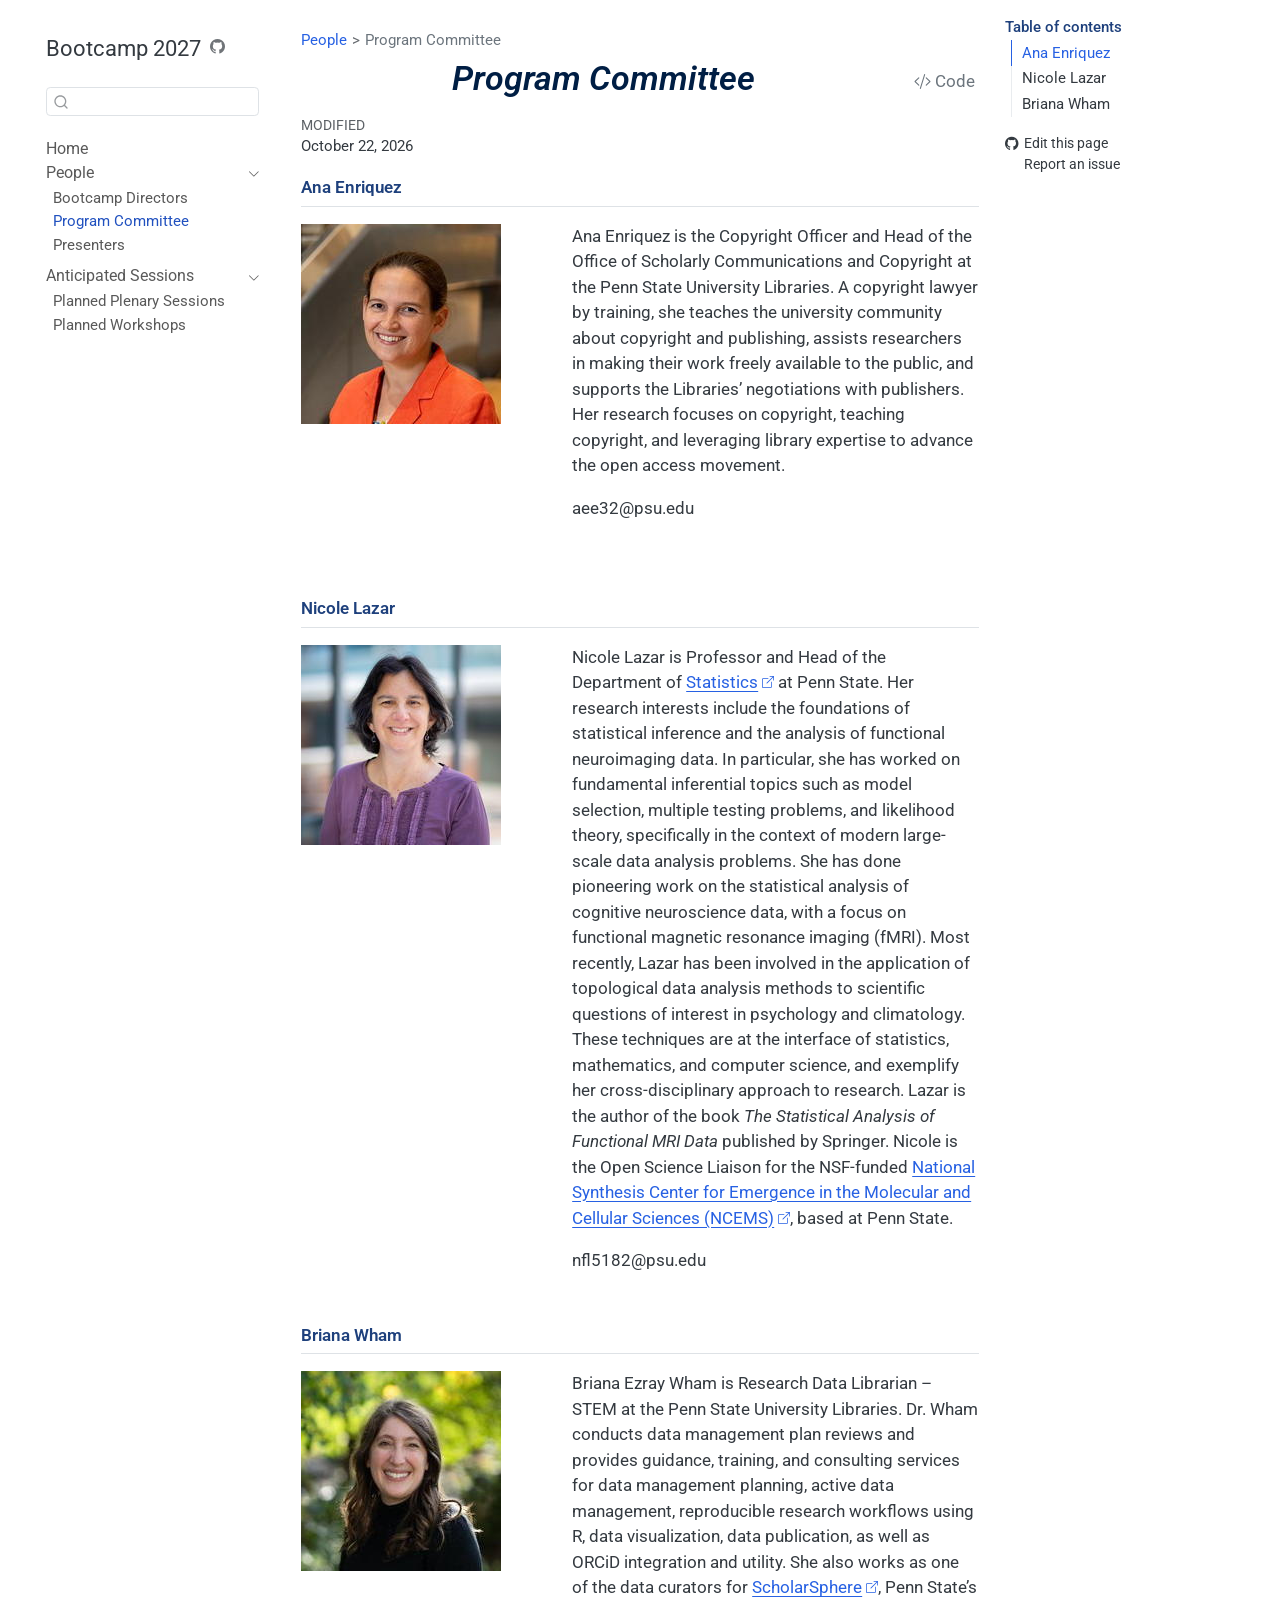
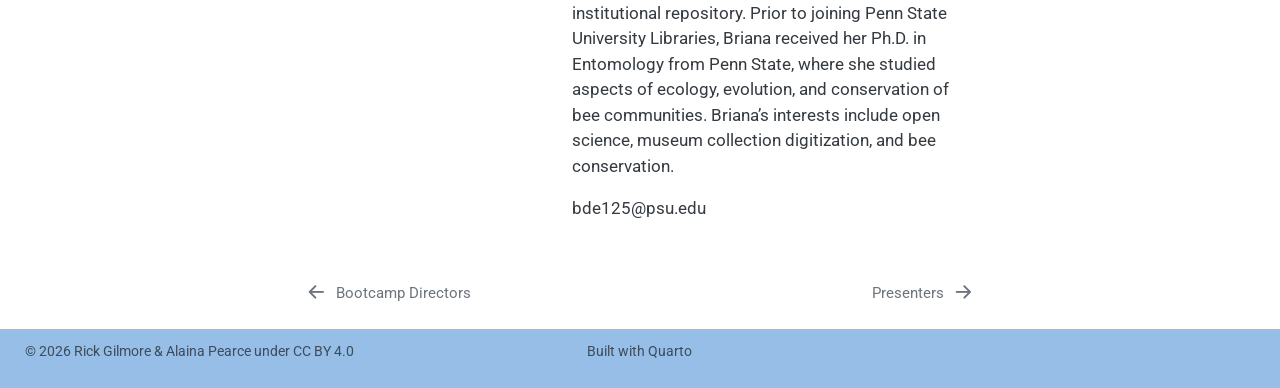
<file: docs/program-committee.html>
<!DOCTYPE html>
<html xmlns="http://www.w3.org/1999/xhtml" lang="en" xml:lang="en"><head>

<meta charset="utf-8">
<meta name="generator" content="quarto-1.7.33">

<meta name="viewport" content="width=device-width, initial-scale=1.0, user-scalable=yes">


<title>Program Committee – Bootcamp 2027</title>
<style>
code{white-space: pre-wrap;}
span.smallcaps{font-variant: small-caps;}
div.columns{display: flex; gap: min(4vw, 1.5em);}
div.column{flex: auto; overflow-x: auto;}
div.hanging-indent{margin-left: 1.5em; text-indent: -1.5em;}
ul.task-list{list-style: none;}
ul.task-list li input[type="checkbox"] {
  width: 0.8em;
  margin: 0 0.8em 0.2em -1em; /* quarto-specific, see https://github.com/quarto-dev/quarto-cli/issues/4556 */ 
  vertical-align: middle;
}
/* CSS for syntax highlighting */
html { -webkit-text-size-adjust: 100%; }
pre > code.sourceCode { white-space: pre; position: relative; }
pre > code.sourceCode > span { display: inline-block; line-height: 1.25; }
pre > code.sourceCode > span:empty { height: 1.2em; }
.sourceCode { overflow: visible; }
code.sourceCode > span { color: inherit; text-decoration: inherit; }
div.sourceCode { margin: 1em 0; }
pre.sourceCode { margin: 0; }
@media screen {
div.sourceCode { overflow: auto; }
}
@media print {
pre > code.sourceCode { white-space: pre-wrap; }
pre > code.sourceCode > span { text-indent: -5em; padding-left: 5em; }
}
pre.numberSource code
  { counter-reset: source-line 0; }
pre.numberSource code > span
  { position: relative; left: -4em; counter-increment: source-line; }
pre.numberSource code > span > a:first-child::before
  { content: counter(source-line);
    position: relative; left: -1em; text-align: right; vertical-align: baseline;
    border: none; display: inline-block;
    -webkit-touch-callout: none; -webkit-user-select: none;
    -khtml-user-select: none; -moz-user-select: none;
    -ms-user-select: none; user-select: none;
    padding: 0 4px; width: 4em;
  }
pre.numberSource { margin-left: 3em;  padding-left: 4px; }
div.sourceCode
  {   }
@media screen {
pre > code.sourceCode > span > a:first-child::before { text-decoration: underline; }
}
</style>


<script src="site_libs/quarto-nav/quarto-nav.js"></script>
<script src="site_libs/quarto-nav/headroom.min.js"></script>
<script src="site_libs/clipboard/clipboard.min.js"></script>
<script src="site_libs/quarto-search/autocomplete.umd.js"></script>
<script src="site_libs/quarto-search/fuse.min.js"></script>
<script src="site_libs/quarto-search/quarto-search.js"></script>
<meta name="quarto:offset" content="./">
<link href="./presenters.html" rel="next">
<link href="./directors.html" rel="prev">
<script src="site_libs/quarto-html/quarto.js" type="module"></script>
<script src="site_libs/quarto-html/tabsets/tabsets.js" type="module"></script>
<script src="site_libs/quarto-html/popper.min.js"></script>
<script src="site_libs/quarto-html/tippy.umd.min.js"></script>
<script src="site_libs/quarto-html/anchor.min.js"></script>
<link href="site_libs/quarto-html/tippy.css" rel="stylesheet">
<link href="site_libs/quarto-html/quarto-syntax-highlighting-ea385d0e468b0dd5ea5bf0780b1290d9.css" rel="stylesheet" id="quarto-text-highlighting-styles">
<script src="site_libs/bootstrap/bootstrap.min.js"></script>
<link href="site_libs/bootstrap/bootstrap-icons.css" rel="stylesheet">
<link href="site_libs/bootstrap/bootstrap-a2e9bf4863e3a387c8ad5802f4b0cb27.min.css" rel="stylesheet" append-hash="true" id="quarto-bootstrap" data-mode="light">
<script id="quarto-search-options" type="application/json">{
  "location": "sidebar",
  "copy-button": false,
  "collapse-after": 3,
  "panel-placement": "start",
  "type": "textbox",
  "limit": 50,
  "keyboard-shortcut": [
    "f",
    "/",
    "s"
  ],
  "show-item-context": false,
  "language": {
    "search-no-results-text": "No results",
    "search-matching-documents-text": "matching documents",
    "search-copy-link-title": "Copy link to search",
    "search-hide-matches-text": "Hide additional matches",
    "search-more-match-text": "more match in this document",
    "search-more-matches-text": "more matches in this document",
    "search-clear-button-title": "Clear",
    "search-text-placeholder": "",
    "search-detached-cancel-button-title": "Cancel",
    "search-submit-button-title": "Submit",
    "search-label": "Search"
  }
}</script>


</head>

<body class="nav-sidebar floating quarto-light">

<div id="quarto-search-results"></div>
  <header id="quarto-header" class="headroom fixed-top">
  <nav class="quarto-secondary-nav">
    <div class="container-fluid d-flex">
      <button type="button" class="quarto-btn-toggle btn" data-bs-toggle="collapse" role="button" data-bs-target=".quarto-sidebar-collapse-item" aria-controls="quarto-sidebar" aria-expanded="false" aria-label="Toggle sidebar navigation" onclick="if (window.quartoToggleHeadroom) { window.quartoToggleHeadroom(); }">
        <i class="bi bi-layout-text-sidebar-reverse"></i>
      </button>
        <nav class="quarto-page-breadcrumbs" aria-label="breadcrumb"><ol class="breadcrumb"><li class="breadcrumb-item"><a href="./directors.html">People</a></li><li class="breadcrumb-item"><a href="./program-committee.html"><span class="chapter-title">Program Committee</span></a></li></ol></nav>
        <a class="flex-grow-1" role="navigation" data-bs-toggle="collapse" data-bs-target=".quarto-sidebar-collapse-item" aria-controls="quarto-sidebar" aria-expanded="false" aria-label="Toggle sidebar navigation" onclick="if (window.quartoToggleHeadroom) { window.quartoToggleHeadroom(); }">      
        </a>
      <button type="button" class="btn quarto-search-button" aria-label="Search" onclick="window.quartoOpenSearch();">
        <i class="bi bi-search"></i>
      </button>
    </div>
  </nav>
</header>
<!-- content -->
<div id="quarto-content" class="quarto-container page-columns page-rows-contents page-layout-article">
<!-- sidebar -->
  <nav id="quarto-sidebar" class="sidebar collapse collapse-horizontal quarto-sidebar-collapse-item sidebar-navigation floating overflow-auto">
    <div class="pt-lg-2 mt-2 text-left sidebar-header">
    <div class="sidebar-title mb-0 py-0">
      <a href="./">Bootcamp 2027</a> 
        <div class="sidebar-tools-main">
    <a href="https://github.com/penn-state-open-science/bootcamp-2027/" title="Source Code" class="quarto-navigation-tool px-1" aria-label="Source Code"><i class="bi bi-github"></i></a>
</div>
    </div>
      </div>
        <div class="mt-2 flex-shrink-0 align-items-center">
        <div class="sidebar-search">
        <div id="quarto-search" class="" title="Search"></div>
        </div>
        </div>
    <div class="sidebar-menu-container"> 
    <ul class="list-unstyled mt-1">
        <li class="sidebar-item">
  <div class="sidebar-item-container"> 
  <a href="./index.html" class="sidebar-item-text sidebar-link"><span class="chapter-title">Home</span></a>
  </div>
</li>
        <li class="sidebar-item sidebar-item-section">
      <div class="sidebar-item-container"> 
            <a class="sidebar-item-text sidebar-link text-start" data-bs-toggle="collapse" data-bs-target="#quarto-sidebar-section-1" role="navigation" aria-expanded="true">
 <span class="menu-text">People</span></a>
          <a class="sidebar-item-toggle text-start" data-bs-toggle="collapse" data-bs-target="#quarto-sidebar-section-1" role="navigation" aria-expanded="true" aria-label="Toggle section">
            <i class="bi bi-chevron-right ms-2"></i>
          </a> 
      </div>
      <ul id="quarto-sidebar-section-1" class="collapse list-unstyled sidebar-section depth1 show">  
          <li class="sidebar-item">
  <div class="sidebar-item-container"> 
  <a href="./directors.html" class="sidebar-item-text sidebar-link"><span class="chapter-title">Bootcamp Directors</span></a>
  </div>
</li>
          <li class="sidebar-item">
  <div class="sidebar-item-container"> 
  <a href="./program-committee.html" class="sidebar-item-text sidebar-link active"><span class="chapter-title">Program Committee</span></a>
  </div>
</li>
          <li class="sidebar-item">
  <div class="sidebar-item-container"> 
  <a href="./presenters.html" class="sidebar-item-text sidebar-link"><span class="chapter-title">Presenters</span></a>
  </div>
</li>
      </ul>
  </li>
        <li class="sidebar-item sidebar-item-section">
      <div class="sidebar-item-container"> 
            <a class="sidebar-item-text sidebar-link text-start" data-bs-toggle="collapse" data-bs-target="#quarto-sidebar-section-2" role="navigation" aria-expanded="true">
 <span class="menu-text">Anticipated Sessions</span></a>
          <a class="sidebar-item-toggle text-start" data-bs-toggle="collapse" data-bs-target="#quarto-sidebar-section-2" role="navigation" aria-expanded="true" aria-label="Toggle section">
            <i class="bi bi-chevron-right ms-2"></i>
          </a> 
      </div>
      <ul id="quarto-sidebar-section-2" class="collapse list-unstyled sidebar-section depth1 show">  
          <li class="sidebar-item">
  <div class="sidebar-item-container"> 
  <a href="./plenary.html" class="sidebar-item-text sidebar-link"><span class="chapter-title">Planned Plenary Sessions</span></a>
  </div>
</li>
          <li class="sidebar-item">
  <div class="sidebar-item-container"> 
  <a href="./workshops.html" class="sidebar-item-text sidebar-link"><span class="chapter-title">Planned Workshops</span></a>
  </div>
</li>
      </ul>
  </li>
    </ul>
    </div>
</nav>
<div id="quarto-sidebar-glass" class="quarto-sidebar-collapse-item" data-bs-toggle="collapse" data-bs-target=".quarto-sidebar-collapse-item"></div>
<!-- margin-sidebar -->
    <div id="quarto-margin-sidebar" class="sidebar margin-sidebar">
        <nav id="TOC" role="doc-toc" class="toc-active">
    <h2 id="toc-title">Table of contents</h2>
   
  <ul>
  <li><a href="#ana-enriquez" id="toc-ana-enriquez" class="nav-link active" data-scroll-target="#ana-enriquez">Ana Enriquez</a></li>
  <li><a href="#nicole-lazar" id="toc-nicole-lazar" class="nav-link" data-scroll-target="#nicole-lazar">Nicole Lazar</a></li>
  <li><a href="#briana-wham" id="toc-briana-wham" class="nav-link" data-scroll-target="#briana-wham">Briana Wham</a></li>
  </ul>
<div class="toc-actions"><ul><li><a href="https://github.com/penn-state-open-science/bootcamp-2027/edit/main/program-committee.qmd" class="toc-action"><i class="bi bi-github"></i>Edit this page</a></li><li><a href="https://github.com/penn-state-open-science/bootcamp-2027/issues/new" class="toc-action"><i class="bi empty"></i>Report an issue</a></li></ul></div></nav>
    </div>
<!-- main -->
<main class="content" id="quarto-document-content">

<header id="title-block-header" class="quarto-title-block default"><nav class="quarto-page-breadcrumbs quarto-title-breadcrumbs d-none d-lg-block" aria-label="breadcrumb"><ol class="breadcrumb"><li class="breadcrumb-item"><a href="./directors.html">People</a></li><li class="breadcrumb-item"><a href="./program-committee.html"><span class="chapter-title">Program Committee</span></a></li></ol></nav>
<div class="quarto-title">
<div class="quarto-title-block"><div><h1 class="title"><span class="chapter-title">Program Committee</span></h1><button type="button" class="btn code-tools-button" id="quarto-code-tools-source"><i class="bi"></i> Code</button></div></div>
</div>



<div class="quarto-title-meta">

    
  
    <div>
    <div class="quarto-title-meta-heading">Modified</div>
    <div class="quarto-title-meta-contents">
      <p class="date-modified">October 22, 2026</p>
    </div>
  </div>
    
  </div>
  


</header>


<section id="ana-enriquez" class="level2">
<h2 class="anchored" data-anchor-id="ana-enriquez">Ana Enriquez</h2>
<div class="columns">
<div class="column" style="width:40%;">
<p><img src="include/img/enriquez-ana.jpg" width="200" height="200"></p>
</div><div class="column" style="width:60%;">
<p>Ana Enriquez is the Copyright Officer and Head of the Office of Scholarly Communications and Copyright at the Penn State University Libraries. A copyright lawyer by training, she teaches the university community about copyright and publishing, assists researchers in making their work freely available to the public, and supports the Libraries’ negotiations with publishers. Her research focuses on copyright, teaching copyright, and leveraging library expertise to advance the open access movement.</p>
<p>aee32@psu.edu<br><br></p>
</div>
</div>
</section>
<section id="nicole-lazar" class="level2">
<h2 class="anchored" data-anchor-id="nicole-lazar">Nicole Lazar</h2>
<div class="columns">
<div class="column" style="width:40%;">
<p><img src="include/img/lazar-nicole.jpg" width="200" height="200"></p>
</div><div class="column" style="width:60%;">
<p>Nicole Lazar is Professor and Head of the Department of <a href="https://science.psu.edu/stat">Statistics</a> at Penn State. Her research interests include the foundations of statistical inference and the analysis of functional neuroimaging data. In particular, she has worked on fundamental inferential topics such as model selection, multiple testing problems, and likelihood theory, specifically in the context of modern large-scale data analysis problems. She has done pioneering work on the statistical analysis of cognitive neuroscience data, with a focus on functional magnetic resonance imaging (fMRI). Most recently, Lazar has been involved in the application of topological data analysis methods to scientific questions of interest in psychology and climatology. These techniques are at the interface of statistics, mathematics, and computer science, and exemplify her cross-disciplinary approach to research. Lazar is the author of the book <em>The Statistical Analysis of Functional MRI Data</em> published by Springer. Nicole is the Open Science Liaison for the NSF-funded <a href="https://ncems.psu.edu">National Synthesis Center for Emergence in the Molecular and Cellular Sciences (NCEMS)</a>, based at Penn State. <!-- Lazar is also Co-PI on an NSF-funded project on fostering open science education for graduate students [NSF-1955049](https://www.nsf.gov/awardsearch/showAward?AWD_ID=1955049) which has led to the formation of the [Open Science Alliance](https://openscialliance.github.io/). --></p>
<p>nfl5182@psu.edu</p>
</div>
</div>
</section>
<section id="briana-wham" class="level2">
<h2 class="anchored" data-anchor-id="briana-wham">Briana Wham</h2>
<div class="columns">
<div class="column" style="width:40%;">
<p><img src="include/img/wham-briana.jpg" width="200" height="200"></p>
</div><div class="column" style="width:60%;">
<p>Briana Ezray Wham is Research Data Librarian – STEM at the Penn State University Libraries. Dr.&nbsp;Wham conducts data management plan reviews and provides guidance, training, and consulting services for data management planning, active data management, reproducible research workflows using R, data visualization, data publication, as well as ORCiD integration and utility. She also works as one of the data curators for <a href="https://scholarsphere.psu.edu">ScholarSphere</a>, Penn State’s institutional repository. Prior to joining Penn State University Libraries, Briana received her Ph.D.&nbsp;in Entomology from Penn State, where she studied aspects of ecology, evolution, and conservation of bee communities. Briana’s interests include open science, museum collection digitization, and bee conservation.</p>
<p>bde125@psu.edu</p>
</div>
</div>


<!-- -->

</section>

</main> <!-- /main -->
<script id="quarto-html-after-body" type="application/javascript">
  window.document.addEventListener("DOMContentLoaded", function (event) {
    const icon = "";
    const anchorJS = new window.AnchorJS();
    anchorJS.options = {
      placement: 'right',
      icon: icon
    };
    anchorJS.add('.anchored');
    const isCodeAnnotation = (el) => {
      for (const clz of el.classList) {
        if (clz.startsWith('code-annotation-')) {                     
          return true;
        }
      }
      return false;
    }
    const onCopySuccess = function(e) {
      // button target
      const button = e.trigger;
      // don't keep focus
      button.blur();
      // flash "checked"
      button.classList.add('code-copy-button-checked');
      var currentTitle = button.getAttribute("title");
      button.setAttribute("title", "Copied!");
      let tooltip;
      if (window.bootstrap) {
        button.setAttribute("data-bs-toggle", "tooltip");
        button.setAttribute("data-bs-placement", "left");
        button.setAttribute("data-bs-title", "Copied!");
        tooltip = new bootstrap.Tooltip(button, 
          { trigger: "manual", 
            customClass: "code-copy-button-tooltip",
            offset: [0, -8]});
        tooltip.show();    
      }
      setTimeout(function() {
        if (tooltip) {
          tooltip.hide();
          button.removeAttribute("data-bs-title");
          button.removeAttribute("data-bs-toggle");
          button.removeAttribute("data-bs-placement");
        }
        button.setAttribute("title", currentTitle);
        button.classList.remove('code-copy-button-checked');
      }, 1000);
      // clear code selection
      e.clearSelection();
    }
    const getTextToCopy = function(trigger) {
        const codeEl = trigger.previousElementSibling.cloneNode(true);
        for (const childEl of codeEl.children) {
          if (isCodeAnnotation(childEl)) {
            childEl.remove();
          }
        }
        return codeEl.innerText;
    }
    const clipboard = new window.ClipboardJS('.code-copy-button:not([data-in-quarto-modal])', {
      text: getTextToCopy
    });
    clipboard.on('success', onCopySuccess);
    if (window.document.getElementById('quarto-embedded-source-code-modal')) {
      const clipboardModal = new window.ClipboardJS('.code-copy-button[data-in-quarto-modal]', {
        text: getTextToCopy,
        container: window.document.getElementById('quarto-embedded-source-code-modal')
      });
      clipboardModal.on('success', onCopySuccess);
    }
    const viewSource = window.document.getElementById('quarto-view-source') ||
                       window.document.getElementById('quarto-code-tools-source');
    if (viewSource) {
      const sourceUrl = viewSource.getAttribute("data-quarto-source-url");
      viewSource.addEventListener("click", function(e) {
        if (sourceUrl) {
          // rstudio viewer pane
          if (/\bcapabilities=\b/.test(window.location)) {
            window.open(sourceUrl);
          } else {
            window.location.href = sourceUrl;
          }
        } else {
          const modal = new bootstrap.Modal(document.getElementById('quarto-embedded-source-code-modal'));
          modal.show();
        }
        return false;
      });
    }
    function toggleCodeHandler(show) {
      return function(e) {
        const detailsSrc = window.document.querySelectorAll(".cell > details > .sourceCode");
        for (let i=0; i<detailsSrc.length; i++) {
          const details = detailsSrc[i].parentElement;
          if (show) {
            details.open = true;
          } else {
            details.removeAttribute("open");
          }
        }
        const cellCodeDivs = window.document.querySelectorAll(".cell > .sourceCode");
        const fromCls = show ? "hidden" : "unhidden";
        const toCls = show ? "unhidden" : "hidden";
        for (let i=0; i<cellCodeDivs.length; i++) {
          const codeDiv = cellCodeDivs[i];
          if (codeDiv.classList.contains(fromCls)) {
            codeDiv.classList.remove(fromCls);
            codeDiv.classList.add(toCls);
          } 
        }
        return false;
      }
    }
    const hideAllCode = window.document.getElementById("quarto-hide-all-code");
    if (hideAllCode) {
      hideAllCode.addEventListener("click", toggleCodeHandler(false));
    }
    const showAllCode = window.document.getElementById("quarto-show-all-code");
    if (showAllCode) {
      showAllCode.addEventListener("click", toggleCodeHandler(true));
    }
      var localhostRegex = new RegExp(/^(?:http|https):\/\/localhost\:?[0-9]*\//);
      var mailtoRegex = new RegExp(/^mailto:/);
        var filterRegex = new RegExp('/' + window.location.host + '/');
      var isInternal = (href) => {
          return filterRegex.test(href) || localhostRegex.test(href) || mailtoRegex.test(href);
      }
      // Inspect non-navigation links and adorn them if external
     var links = window.document.querySelectorAll('a[href]:not(.nav-link):not(.navbar-brand):not(.toc-action):not(.sidebar-link):not(.sidebar-item-toggle):not(.pagination-link):not(.no-external):not([aria-hidden]):not(.dropdown-item):not(.quarto-navigation-tool):not(.about-link)');
      for (var i=0; i<links.length; i++) {
        const link = links[i];
        if (!isInternal(link.href)) {
          // undo the damage that might have been done by quarto-nav.js in the case of
          // links that we want to consider external
          if (link.dataset.originalHref !== undefined) {
            link.href = link.dataset.originalHref;
          }
            // default icon
            link.classList.add("external");
        }
      }
    function tippyHover(el, contentFn, onTriggerFn, onUntriggerFn) {
      const config = {
        allowHTML: true,
        maxWidth: 500,
        delay: 100,
        arrow: false,
        appendTo: function(el) {
            return el.parentElement;
        },
        interactive: true,
        interactiveBorder: 10,
        theme: 'quarto',
        placement: 'bottom-start',
      };
      if (contentFn) {
        config.content = contentFn;
      }
      if (onTriggerFn) {
        config.onTrigger = onTriggerFn;
      }
      if (onUntriggerFn) {
        config.onUntrigger = onUntriggerFn;
      }
      window.tippy(el, config); 
    }
    const xrefs = window.document.querySelectorAll('a.quarto-xref');
    const processXRef = (id, note) => {
      // Strip column container classes
      const stripColumnClz = (el) => {
        el.classList.remove("page-full", "page-columns");
        if (el.children) {
          for (const child of el.children) {
            stripColumnClz(child);
          }
        }
      }
      stripColumnClz(note)
      if (id === null || id.startsWith('sec-')) {
        // Special case sections, only their first couple elements
        const container = document.createElement("div");
        if (note.children && note.children.length > 2) {
          container.appendChild(note.children[0].cloneNode(true));
          for (let i = 1; i < note.children.length; i++) {
            const child = note.children[i];
            if (child.tagName === "P" && child.innerText === "") {
              continue;
            } else {
              container.appendChild(child.cloneNode(true));
              break;
            }
          }
          if (window.Quarto?.typesetMath) {
            window.Quarto.typesetMath(container);
          }
          return container.innerHTML
        } else {
          if (window.Quarto?.typesetMath) {
            window.Quarto.typesetMath(note);
          }
          return note.innerHTML;
        }
      } else {
        // Remove any anchor links if they are present
        const anchorLink = note.querySelector('a.anchorjs-link');
        if (anchorLink) {
          anchorLink.remove();
        }
        if (window.Quarto?.typesetMath) {
          window.Quarto.typesetMath(note);
        }
        if (note.classList.contains("callout")) {
          return note.outerHTML;
        } else {
          return note.innerHTML;
        }
      }
    }
    for (var i=0; i<xrefs.length; i++) {
      const xref = xrefs[i];
      tippyHover(xref, undefined, function(instance) {
        instance.disable();
        let url = xref.getAttribute('href');
        let hash = undefined; 
        if (url.startsWith('#')) {
          hash = url;
        } else {
          try { hash = new URL(url).hash; } catch {}
        }
        if (hash) {
          const id = hash.replace(/^#\/?/, "");
          const note = window.document.getElementById(id);
          if (note !== null) {
            try {
              const html = processXRef(id, note.cloneNode(true));
              instance.setContent(html);
            } finally {
              instance.enable();
              instance.show();
            }
          } else {
            // See if we can fetch this
            fetch(url.split('#')[0])
            .then(res => res.text())
            .then(html => {
              const parser = new DOMParser();
              const htmlDoc = parser.parseFromString(html, "text/html");
              const note = htmlDoc.getElementById(id);
              if (note !== null) {
                const html = processXRef(id, note);
                instance.setContent(html);
              } 
            }).finally(() => {
              instance.enable();
              instance.show();
            });
          }
        } else {
          // See if we can fetch a full url (with no hash to target)
          // This is a special case and we should probably do some content thinning / targeting
          fetch(url)
          .then(res => res.text())
          .then(html => {
            const parser = new DOMParser();
            const htmlDoc = parser.parseFromString(html, "text/html");
            const note = htmlDoc.querySelector('main.content');
            if (note !== null) {
              // This should only happen for chapter cross references
              // (since there is no id in the URL)
              // remove the first header
              if (note.children.length > 0 && note.children[0].tagName === "HEADER") {
                note.children[0].remove();
              }
              const html = processXRef(null, note);
              instance.setContent(html);
            } 
          }).finally(() => {
            instance.enable();
            instance.show();
          });
        }
      }, function(instance) {
      });
    }
        let selectedAnnoteEl;
        const selectorForAnnotation = ( cell, annotation) => {
          let cellAttr = 'data-code-cell="' + cell + '"';
          let lineAttr = 'data-code-annotation="' +  annotation + '"';
          const selector = 'span[' + cellAttr + '][' + lineAttr + ']';
          return selector;
        }
        const selectCodeLines = (annoteEl) => {
          const doc = window.document;
          const targetCell = annoteEl.getAttribute("data-target-cell");
          const targetAnnotation = annoteEl.getAttribute("data-target-annotation");
          const annoteSpan = window.document.querySelector(selectorForAnnotation(targetCell, targetAnnotation));
          const lines = annoteSpan.getAttribute("data-code-lines").split(",");
          const lineIds = lines.map((line) => {
            return targetCell + "-" + line;
          })
          let top = null;
          let height = null;
          let parent = null;
          if (lineIds.length > 0) {
              //compute the position of the single el (top and bottom and make a div)
              const el = window.document.getElementById(lineIds[0]);
              top = el.offsetTop;
              height = el.offsetHeight;
              parent = el.parentElement.parentElement;
            if (lineIds.length > 1) {
              const lastEl = window.document.getElementById(lineIds[lineIds.length - 1]);
              const bottom = lastEl.offsetTop + lastEl.offsetHeight;
              height = bottom - top;
            }
            if (top !== null && height !== null && parent !== null) {
              // cook up a div (if necessary) and position it 
              let div = window.document.getElementById("code-annotation-line-highlight");
              if (div === null) {
                div = window.document.createElement("div");
                div.setAttribute("id", "code-annotation-line-highlight");
                div.style.position = 'absolute';
                parent.appendChild(div);
              }
              div.style.top = top - 2 + "px";
              div.style.height = height + 4 + "px";
              div.style.left = 0;
              let gutterDiv = window.document.getElementById("code-annotation-line-highlight-gutter");
              if (gutterDiv === null) {
                gutterDiv = window.document.createElement("div");
                gutterDiv.setAttribute("id", "code-annotation-line-highlight-gutter");
                gutterDiv.style.position = 'absolute';
                const codeCell = window.document.getElementById(targetCell);
                const gutter = codeCell.querySelector('.code-annotation-gutter');
                gutter.appendChild(gutterDiv);
              }
              gutterDiv.style.top = top - 2 + "px";
              gutterDiv.style.height = height + 4 + "px";
            }
            selectedAnnoteEl = annoteEl;
          }
        };
        const unselectCodeLines = () => {
          const elementsIds = ["code-annotation-line-highlight", "code-annotation-line-highlight-gutter"];
          elementsIds.forEach((elId) => {
            const div = window.document.getElementById(elId);
            if (div) {
              div.remove();
            }
          });
          selectedAnnoteEl = undefined;
        };
          // Handle positioning of the toggle
      window.addEventListener(
        "resize",
        throttle(() => {
          elRect = undefined;
          if (selectedAnnoteEl) {
            selectCodeLines(selectedAnnoteEl);
          }
        }, 10)
      );
      function throttle(fn, ms) {
      let throttle = false;
      let timer;
        return (...args) => {
          if(!throttle) { // first call gets through
              fn.apply(this, args);
              throttle = true;
          } else { // all the others get throttled
              if(timer) clearTimeout(timer); // cancel #2
              timer = setTimeout(() => {
                fn.apply(this, args);
                timer = throttle = false;
              }, ms);
          }
        };
      }
        // Attach click handler to the DT
        const annoteDls = window.document.querySelectorAll('dt[data-target-cell]');
        for (const annoteDlNode of annoteDls) {
          annoteDlNode.addEventListener('click', (event) => {
            const clickedEl = event.target;
            if (clickedEl !== selectedAnnoteEl) {
              unselectCodeLines();
              const activeEl = window.document.querySelector('dt[data-target-cell].code-annotation-active');
              if (activeEl) {
                activeEl.classList.remove('code-annotation-active');
              }
              selectCodeLines(clickedEl);
              clickedEl.classList.add('code-annotation-active');
            } else {
              // Unselect the line
              unselectCodeLines();
              clickedEl.classList.remove('code-annotation-active');
            }
          });
        }
  });
  </script>
<nav class="page-navigation">
  <div class="nav-page nav-page-previous">
      <a href="./directors.html" class="pagination-link" aria-label="Bootcamp Directors">
        <i class="bi bi-arrow-left-short"></i> <span class="nav-page-text"><span class="chapter-title">Bootcamp Directors</span></span>
      </a>          
  </div>
  <div class="nav-page nav-page-next">
      <a href="./presenters.html" class="pagination-link" aria-label="Presenters">
        <span class="nav-page-text"><span class="chapter-title">Presenters</span></span> <i class="bi bi-arrow-right-short"></i>
      </a>
  </div>
</nav><div class="modal fade" id="quarto-embedded-source-code-modal" tabindex="-1" aria-labelledby="quarto-embedded-source-code-modal-label" aria-hidden="true"><div class="modal-dialog modal-dialog-scrollable"><div class="modal-content"><div class="modal-header"><h5 class="modal-title" id="quarto-embedded-source-code-modal-label">Source Code</h5><button class="btn-close" data-bs-dismiss="modal"></button></div><div class="modal-body"><div class="">
<div class="sourceCode" id="cb1" data-shortcodes="false"><pre class="sourceCode markdown code-with-copy"><code class="sourceCode markdown"><span id="cb1-1"><a href="#cb1-1" aria-hidden="true" tabindex="-1"></a><span class="co">---</span></span>
<span id="cb1-2"><a href="#cb1-2" aria-hidden="true" tabindex="-1"></a><span class="an">title:</span><span class="co"> "Program Committee"</span></span>
<span id="cb1-3"><a href="#cb1-3" aria-hidden="true" tabindex="-1"></a><span class="an">format:</span><span class="co"> html</span></span>
<span id="cb1-4"><a href="#cb1-4" aria-hidden="true" tabindex="-1"></a><span class="co">---</span></span>
<span id="cb1-5"><a href="#cb1-5" aria-hidden="true" tabindex="-1"></a></span>
<span id="cb1-6"><a href="#cb1-6" aria-hidden="true" tabindex="-1"></a><span class="fu">## Ana Enriquez</span></span>
<span id="cb1-7"><a href="#cb1-7" aria-hidden="true" tabindex="-1"></a></span>
<span id="cb1-8"><a href="#cb1-8" aria-hidden="true" tabindex="-1"></a>:::: {.columns}</span>
<span id="cb1-9"><a href="#cb1-9" aria-hidden="true" tabindex="-1"></a>::: {.column width="40%"}</span>
<span id="cb1-10"><a href="#cb1-10" aria-hidden="true" tabindex="-1"></a><span class="al">![](include/img/enriquez-ana.jpg)</span>{width=200px height=200px}</span>
<span id="cb1-11"><a href="#cb1-11" aria-hidden="true" tabindex="-1"></a>:::</span>
<span id="cb1-12"><a href="#cb1-12" aria-hidden="true" tabindex="-1"></a>::: {.column width="60%"}</span>
<span id="cb1-13"><a href="#cb1-13" aria-hidden="true" tabindex="-1"></a></span>
<span id="cb1-14"><a href="#cb1-14" aria-hidden="true" tabindex="-1"></a>Ana Enriquez is the Copyright Officer and Head of the Office of Scholarly Communications and Copyright at the Penn State University Libraries. A copyright lawyer by training, she teaches the university community about copyright and publishing, assists researchers in making their work freely available to the public, and supports the Libraries’ negotiations with publishers. Her research focuses on copyright, teaching copyright, and leveraging library expertise to advance the open access movement.</span>
<span id="cb1-15"><a href="#cb1-15" aria-hidden="true" tabindex="-1"></a></span>
<span id="cb1-16"><a href="#cb1-16" aria-hidden="true" tabindex="-1"></a>aee32@psu.edu<span class="dt">&lt;/</span><span class="kw">br</span><span class="dt">&gt;&lt;/</span><span class="kw">br</span><span class="dt">&gt;</span></span>
<span id="cb1-17"><a href="#cb1-17" aria-hidden="true" tabindex="-1"></a>:::</span>
<span id="cb1-18"><a href="#cb1-18" aria-hidden="true" tabindex="-1"></a>::::</span>
<span id="cb1-19"><a href="#cb1-19" aria-hidden="true" tabindex="-1"></a></span>
<span id="cb1-20"><a href="#cb1-20" aria-hidden="true" tabindex="-1"></a></span>
<span id="cb1-21"><a href="#cb1-21" aria-hidden="true" tabindex="-1"></a><span class="fu">## Nicole Lazar</span></span>
<span id="cb1-22"><a href="#cb1-22" aria-hidden="true" tabindex="-1"></a></span>
<span id="cb1-23"><a href="#cb1-23" aria-hidden="true" tabindex="-1"></a>:::: {.columns}</span>
<span id="cb1-24"><a href="#cb1-24" aria-hidden="true" tabindex="-1"></a>::: {.column width="40%"}</span>
<span id="cb1-25"><a href="#cb1-25" aria-hidden="true" tabindex="-1"></a><span class="al">![](include/img/lazar-nicole.jpg)</span>{width=200px height=200px}</span>
<span id="cb1-26"><a href="#cb1-26" aria-hidden="true" tabindex="-1"></a>:::</span>
<span id="cb1-27"><a href="#cb1-27" aria-hidden="true" tabindex="-1"></a>::: {.column width="60%"}</span>
<span id="cb1-28"><a href="#cb1-28" aria-hidden="true" tabindex="-1"></a></span>
<span id="cb1-29"><a href="#cb1-29" aria-hidden="true" tabindex="-1"></a>Nicole Lazar is Professor and Head of the Department of <span class="co">[</span><span class="ot">Statistics</span><span class="co">](https://science.psu.edu/stat)</span> at Penn State. Her research interests include the foundations of statistical inference and the analysis of functional neuroimaging data. In particular, she has worked on fundamental inferential topics such as model selection, multiple testing problems, and likelihood theory, specifically in the context of modern large-scale data analysis problems. She has done pioneering work on the statistical analysis of cognitive neuroscience data, with a focus on functional magnetic resonance imaging (fMRI). Most recently, Lazar has been involved in the application of topological data analysis methods to scientific questions of interest in psychology and climatology. These techniques are at the interface of statistics, mathematics, and computer science, and exemplify her cross-disciplinary approach to research. Lazar is the author of the book *The Statistical Analysis of Functional MRI Data* published by Springer. Nicole is the Open Science Liaison for the NSF-funded <span class="co">[</span><span class="ot">National Synthesis Center for Emergence in the Molecular and Cellular Sciences (NCEMS)</span><span class="co">](https://ncems.psu.edu)</span>, based at Penn State.</span>
<span id="cb1-30"><a href="#cb1-30" aria-hidden="true" tabindex="-1"></a><span class="co">&lt;!-- Lazar is also Co-PI on an NSF-funded project on fostering open science education for graduate students [NSF-1955049](https://www.nsf.gov/awardsearch/showAward?AWD_ID=1955049) which has led to the formation of the [Open Science Alliance](https://openscialliance.github.io/). --&gt;</span></span>
<span id="cb1-31"><a href="#cb1-31" aria-hidden="true" tabindex="-1"></a></span>
<span id="cb1-32"><a href="#cb1-32" aria-hidden="true" tabindex="-1"></a>nfl5182@psu.edu</span>
<span id="cb1-33"><a href="#cb1-33" aria-hidden="true" tabindex="-1"></a>:::</span>
<span id="cb1-34"><a href="#cb1-34" aria-hidden="true" tabindex="-1"></a>::::</span>
<span id="cb1-35"><a href="#cb1-35" aria-hidden="true" tabindex="-1"></a></span>
<span id="cb1-36"><a href="#cb1-36" aria-hidden="true" tabindex="-1"></a></span>
<span id="cb1-37"><a href="#cb1-37" aria-hidden="true" tabindex="-1"></a><span class="fu">## Briana Wham</span></span>
<span id="cb1-38"><a href="#cb1-38" aria-hidden="true" tabindex="-1"></a></span>
<span id="cb1-39"><a href="#cb1-39" aria-hidden="true" tabindex="-1"></a>:::: {.columns}</span>
<span id="cb1-40"><a href="#cb1-40" aria-hidden="true" tabindex="-1"></a>::: {.column width="40%"}</span>
<span id="cb1-41"><a href="#cb1-41" aria-hidden="true" tabindex="-1"></a><span class="al">![](include/img/wham-briana.jpg)</span>{width=200px height=200px}</span>
<span id="cb1-42"><a href="#cb1-42" aria-hidden="true" tabindex="-1"></a>:::</span>
<span id="cb1-43"><a href="#cb1-43" aria-hidden="true" tabindex="-1"></a>::: {.column width="60%"}</span>
<span id="cb1-44"><a href="#cb1-44" aria-hidden="true" tabindex="-1"></a>Briana Ezray Wham is Research Data Librarian – STEM at the Penn State University Libraries. Dr. Wham conducts data management plan reviews and provides guidance, training, and consulting services for data management planning, active data management, reproducible research workflows using R, data visualization, data publication, as well as ORCiD integration and utility. She also works as one of the data curators for <span class="co">[</span><span class="ot">ScholarSphere</span><span class="co">](https://scholarsphere.psu.edu)</span>, Penn State's institutional repository. Prior to joining Penn State University Libraries, Briana received her Ph.D. in Entomology from Penn State, where she studied aspects of ecology, evolution, and conservation of bee communities. Briana’s interests include open science, museum collection digitization, and bee conservation.</span>
<span id="cb1-45"><a href="#cb1-45" aria-hidden="true" tabindex="-1"></a></span>
<span id="cb1-46"><a href="#cb1-46" aria-hidden="true" tabindex="-1"></a>bde125@psu.edu</span>
<span id="cb1-47"><a href="#cb1-47" aria-hidden="true" tabindex="-1"></a>:::</span>
<span id="cb1-48"><a href="#cb1-48" aria-hidden="true" tabindex="-1"></a>::::</span></code><button title="Copy to Clipboard" class="code-copy-button" data-in-quarto-modal=""><i class="bi"></i></button></pre></div>
</div></div></div></div></div>
</div> <!-- /content -->
<footer class="footer">
  <div class="nav-footer">
    <div class="nav-footer-left">
      <ul class="footer-items list-unstyled">
    <li class="nav-item">
    <a class="nav-link" href="https://creativecommons.org/licenses/by/4.0/">
<p>© 2026 Rick Gilmore &amp; Alaina Pearce under CC BY 4.0</p>
</a>
  </li>  
</ul>
    </div>   
    <div class="nav-footer-center">
      <ul class="footer-items list-unstyled">
    <li class="nav-item">
    <a class="nav-link" href="https://quarto.org">
<p>Built with Quarto</p>
</a>
  </li>  
</ul>
    <div class="toc-actions d-sm-block d-md-none"><ul><li><a href="https://github.com/penn-state-open-science/bootcamp-2027/edit/main/program-committee.qmd" class="toc-action"><i class="bi bi-github"></i>Edit this page</a></li><li><a href="https://github.com/penn-state-open-science/bootcamp-2027/issues/new" class="toc-action"><i class="bi empty"></i>Report an issue</a></li></ul></div></div>
    <div class="nav-footer-right">
      &nbsp;
    </div>
  </div>
</footer>




</body></html>
</file>
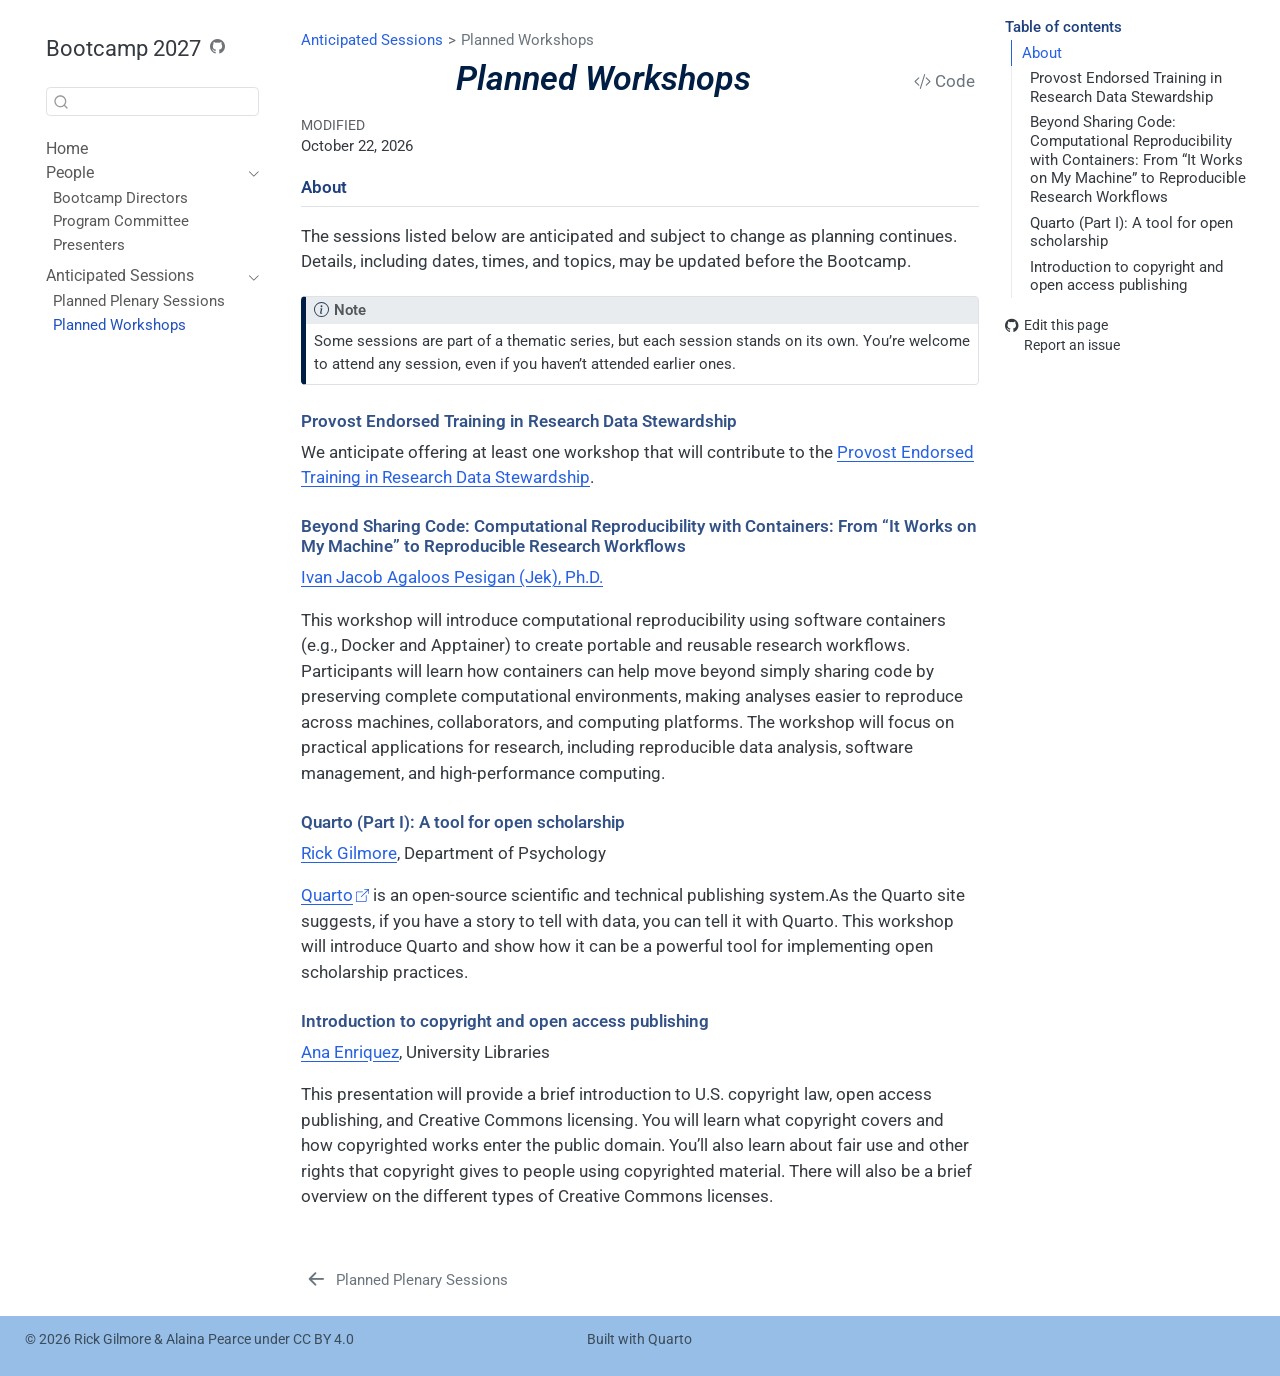
<file: docs/workshops.html>
<!DOCTYPE html>
<html xmlns="http://www.w3.org/1999/xhtml" lang="en" xml:lang="en"><head>

<meta charset="utf-8">
<meta name="generator" content="quarto-1.7.33">

<meta name="viewport" content="width=device-width, initial-scale=1.0, user-scalable=yes">


<title>Planned Workshops – Bootcamp 2027</title>
<style>
code{white-space: pre-wrap;}
span.smallcaps{font-variant: small-caps;}
div.columns{display: flex; gap: min(4vw, 1.5em);}
div.column{flex: auto; overflow-x: auto;}
div.hanging-indent{margin-left: 1.5em; text-indent: -1.5em;}
ul.task-list{list-style: none;}
ul.task-list li input[type="checkbox"] {
  width: 0.8em;
  margin: 0 0.8em 0.2em -1em; /* quarto-specific, see https://github.com/quarto-dev/quarto-cli/issues/4556 */ 
  vertical-align: middle;
}
/* CSS for syntax highlighting */
html { -webkit-text-size-adjust: 100%; }
pre > code.sourceCode { white-space: pre; position: relative; }
pre > code.sourceCode > span { display: inline-block; line-height: 1.25; }
pre > code.sourceCode > span:empty { height: 1.2em; }
.sourceCode { overflow: visible; }
code.sourceCode > span { color: inherit; text-decoration: inherit; }
div.sourceCode { margin: 1em 0; }
pre.sourceCode { margin: 0; }
@media screen {
div.sourceCode { overflow: auto; }
}
@media print {
pre > code.sourceCode { white-space: pre-wrap; }
pre > code.sourceCode > span { text-indent: -5em; padding-left: 5em; }
}
pre.numberSource code
  { counter-reset: source-line 0; }
pre.numberSource code > span
  { position: relative; left: -4em; counter-increment: source-line; }
pre.numberSource code > span > a:first-child::before
  { content: counter(source-line);
    position: relative; left: -1em; text-align: right; vertical-align: baseline;
    border: none; display: inline-block;
    -webkit-touch-callout: none; -webkit-user-select: none;
    -khtml-user-select: none; -moz-user-select: none;
    -ms-user-select: none; user-select: none;
    padding: 0 4px; width: 4em;
  }
pre.numberSource { margin-left: 3em;  padding-left: 4px; }
div.sourceCode
  {   }
@media screen {
pre > code.sourceCode > span > a:first-child::before { text-decoration: underline; }
}
</style>


<script src="site_libs/quarto-nav/quarto-nav.js"></script>
<script src="site_libs/quarto-nav/headroom.min.js"></script>
<script src="site_libs/clipboard/clipboard.min.js"></script>
<script src="site_libs/quarto-search/autocomplete.umd.js"></script>
<script src="site_libs/quarto-search/fuse.min.js"></script>
<script src="site_libs/quarto-search/quarto-search.js"></script>
<meta name="quarto:offset" content="./">
<link href="./plenary.html" rel="prev">
<script src="site_libs/quarto-html/quarto.js" type="module"></script>
<script src="site_libs/quarto-html/tabsets/tabsets.js" type="module"></script>
<script src="site_libs/quarto-html/popper.min.js"></script>
<script src="site_libs/quarto-html/tippy.umd.min.js"></script>
<script src="site_libs/quarto-html/anchor.min.js"></script>
<link href="site_libs/quarto-html/tippy.css" rel="stylesheet">
<link href="site_libs/quarto-html/quarto-syntax-highlighting-ea385d0e468b0dd5ea5bf0780b1290d9.css" rel="stylesheet" id="quarto-text-highlighting-styles">
<script src="site_libs/bootstrap/bootstrap.min.js"></script>
<link href="site_libs/bootstrap/bootstrap-icons.css" rel="stylesheet">
<link href="site_libs/bootstrap/bootstrap-a2e9bf4863e3a387c8ad5802f4b0cb27.min.css" rel="stylesheet" append-hash="true" id="quarto-bootstrap" data-mode="light">
<script id="quarto-search-options" type="application/json">{
  "location": "sidebar",
  "copy-button": false,
  "collapse-after": 3,
  "panel-placement": "start",
  "type": "textbox",
  "limit": 50,
  "keyboard-shortcut": [
    "f",
    "/",
    "s"
  ],
  "show-item-context": false,
  "language": {
    "search-no-results-text": "No results",
    "search-matching-documents-text": "matching documents",
    "search-copy-link-title": "Copy link to search",
    "search-hide-matches-text": "Hide additional matches",
    "search-more-match-text": "more match in this document",
    "search-more-matches-text": "more matches in this document",
    "search-clear-button-title": "Clear",
    "search-text-placeholder": "",
    "search-detached-cancel-button-title": "Cancel",
    "search-submit-button-title": "Submit",
    "search-label": "Search"
  }
}</script>


</head>

<body class="nav-sidebar floating quarto-light">

<div id="quarto-search-results"></div>
  <header id="quarto-header" class="headroom fixed-top">
  <nav class="quarto-secondary-nav">
    <div class="container-fluid d-flex">
      <button type="button" class="quarto-btn-toggle btn" data-bs-toggle="collapse" role="button" data-bs-target=".quarto-sidebar-collapse-item" aria-controls="quarto-sidebar" aria-expanded="false" aria-label="Toggle sidebar navigation" onclick="if (window.quartoToggleHeadroom) { window.quartoToggleHeadroom(); }">
        <i class="bi bi-layout-text-sidebar-reverse"></i>
      </button>
        <nav class="quarto-page-breadcrumbs" aria-label="breadcrumb"><ol class="breadcrumb"><li class="breadcrumb-item"><a href="./plenary.html">Anticipated Sessions</a></li><li class="breadcrumb-item"><a href="./workshops.html"><span class="chapter-title">Planned Workshops</span></a></li></ol></nav>
        <a class="flex-grow-1" role="navigation" data-bs-toggle="collapse" data-bs-target=".quarto-sidebar-collapse-item" aria-controls="quarto-sidebar" aria-expanded="false" aria-label="Toggle sidebar navigation" onclick="if (window.quartoToggleHeadroom) { window.quartoToggleHeadroom(); }">      
        </a>
      <button type="button" class="btn quarto-search-button" aria-label="Search" onclick="window.quartoOpenSearch();">
        <i class="bi bi-search"></i>
      </button>
    </div>
  </nav>
</header>
<!-- content -->
<div id="quarto-content" class="quarto-container page-columns page-rows-contents page-layout-article">
<!-- sidebar -->
  <nav id="quarto-sidebar" class="sidebar collapse collapse-horizontal quarto-sidebar-collapse-item sidebar-navigation floating overflow-auto">
    <div class="pt-lg-2 mt-2 text-left sidebar-header">
    <div class="sidebar-title mb-0 py-0">
      <a href="./">Bootcamp 2027</a> 
        <div class="sidebar-tools-main">
    <a href="https://github.com/penn-state-open-science/bootcamp-2027/" title="Source Code" class="quarto-navigation-tool px-1" aria-label="Source Code"><i class="bi bi-github"></i></a>
</div>
    </div>
      </div>
        <div class="mt-2 flex-shrink-0 align-items-center">
        <div class="sidebar-search">
        <div id="quarto-search" class="" title="Search"></div>
        </div>
        </div>
    <div class="sidebar-menu-container"> 
    <ul class="list-unstyled mt-1">
        <li class="sidebar-item">
  <div class="sidebar-item-container"> 
  <a href="./index.html" class="sidebar-item-text sidebar-link"><span class="chapter-title">Home</span></a>
  </div>
</li>
        <li class="sidebar-item sidebar-item-section">
      <div class="sidebar-item-container"> 
            <a class="sidebar-item-text sidebar-link text-start" data-bs-toggle="collapse" data-bs-target="#quarto-sidebar-section-1" role="navigation" aria-expanded="true">
 <span class="menu-text">People</span></a>
          <a class="sidebar-item-toggle text-start" data-bs-toggle="collapse" data-bs-target="#quarto-sidebar-section-1" role="navigation" aria-expanded="true" aria-label="Toggle section">
            <i class="bi bi-chevron-right ms-2"></i>
          </a> 
      </div>
      <ul id="quarto-sidebar-section-1" class="collapse list-unstyled sidebar-section depth1 show">  
          <li class="sidebar-item">
  <div class="sidebar-item-container"> 
  <a href="./directors.html" class="sidebar-item-text sidebar-link"><span class="chapter-title">Bootcamp Directors</span></a>
  </div>
</li>
          <li class="sidebar-item">
  <div class="sidebar-item-container"> 
  <a href="./program-committee.html" class="sidebar-item-text sidebar-link"><span class="chapter-title">Program Committee</span></a>
  </div>
</li>
          <li class="sidebar-item">
  <div class="sidebar-item-container"> 
  <a href="./presenters.html" class="sidebar-item-text sidebar-link"><span class="chapter-title">Presenters</span></a>
  </div>
</li>
      </ul>
  </li>
        <li class="sidebar-item sidebar-item-section">
      <div class="sidebar-item-container"> 
            <a class="sidebar-item-text sidebar-link text-start" data-bs-toggle="collapse" data-bs-target="#quarto-sidebar-section-2" role="navigation" aria-expanded="true">
 <span class="menu-text">Anticipated Sessions</span></a>
          <a class="sidebar-item-toggle text-start" data-bs-toggle="collapse" data-bs-target="#quarto-sidebar-section-2" role="navigation" aria-expanded="true" aria-label="Toggle section">
            <i class="bi bi-chevron-right ms-2"></i>
          </a> 
      </div>
      <ul id="quarto-sidebar-section-2" class="collapse list-unstyled sidebar-section depth1 show">  
          <li class="sidebar-item">
  <div class="sidebar-item-container"> 
  <a href="./plenary.html" class="sidebar-item-text sidebar-link"><span class="chapter-title">Planned Plenary Sessions</span></a>
  </div>
</li>
          <li class="sidebar-item">
  <div class="sidebar-item-container"> 
  <a href="./workshops.html" class="sidebar-item-text sidebar-link active"><span class="chapter-title">Planned Workshops</span></a>
  </div>
</li>
      </ul>
  </li>
    </ul>
    </div>
</nav>
<div id="quarto-sidebar-glass" class="quarto-sidebar-collapse-item" data-bs-toggle="collapse" data-bs-target=".quarto-sidebar-collapse-item"></div>
<!-- margin-sidebar -->
    <div id="quarto-margin-sidebar" class="sidebar margin-sidebar">
        <nav id="TOC" role="doc-toc" class="toc-active">
    <h2 id="toc-title">Table of contents</h2>
   
  <ul>
  <li><a href="#about" id="toc-about" class="nav-link active" data-scroll-target="#about">About</a>
  <ul class="collapse">
  <li><a href="#provost-endorsed-training-in-research-data-stewardship" id="toc-provost-endorsed-training-in-research-data-stewardship" class="nav-link" data-scroll-target="#provost-endorsed-training-in-research-data-stewardship">Provost Endorsed Training in Research Data Stewardship</a></li>
  <li><a href="#beyond-sharing-code-computational-reproducibility-with-containers-from-it-works-on-my-machine-to-reproducible-research-workflows" id="toc-beyond-sharing-code-computational-reproducibility-with-containers-from-it-works-on-my-machine-to-reproducible-research-workflows" class="nav-link" data-scroll-target="#beyond-sharing-code-computational-reproducibility-with-containers-from-it-works-on-my-machine-to-reproducible-research-workflows">Beyond Sharing Code: Computational Reproducibility with Containers: From “It Works on My Machine” to Reproducible Research Workflows</a></li>
  <li><a href="#quarto-part-i-a-tool-for-open-scholarship" id="toc-quarto-part-i-a-tool-for-open-scholarship" class="nav-link" data-scroll-target="#quarto-part-i-a-tool-for-open-scholarship">Quarto (Part I): A tool for open scholarship</a></li>
  <li><a href="#introduction-to-copyright-and-open-access-publishing" id="toc-introduction-to-copyright-and-open-access-publishing" class="nav-link" data-scroll-target="#introduction-to-copyright-and-open-access-publishing">Introduction to copyright and open access publishing</a></li>
  </ul></li>
  </ul>
<div class="toc-actions"><ul><li><a href="https://github.com/penn-state-open-science/bootcamp-2027/edit/main/workshops.qmd" class="toc-action"><i class="bi bi-github"></i>Edit this page</a></li><li><a href="https://github.com/penn-state-open-science/bootcamp-2027/issues/new" class="toc-action"><i class="bi empty"></i>Report an issue</a></li></ul></div></nav>
    </div>
<!-- main -->
<main class="content" id="quarto-document-content">

<header id="title-block-header" class="quarto-title-block default"><nav class="quarto-page-breadcrumbs quarto-title-breadcrumbs d-none d-lg-block" aria-label="breadcrumb"><ol class="breadcrumb"><li class="breadcrumb-item"><a href="./plenary.html">Anticipated Sessions</a></li><li class="breadcrumb-item"><a href="./workshops.html"><span class="chapter-title">Planned Workshops</span></a></li></ol></nav>
<div class="quarto-title">
<div class="quarto-title-block"><div><h1 class="title"><span class="chapter-title">Planned Workshops</span></h1><button type="button" class="btn code-tools-button" id="quarto-code-tools-source"><i class="bi"></i> Code</button></div></div>
</div>



<div class="quarto-title-meta">

    
  
    <div>
    <div class="quarto-title-meta-heading">Modified</div>
    <div class="quarto-title-meta-contents">
      <p class="date-modified">October 22, 2026</p>
    </div>
  </div>
    
  </div>
  


</header>


<section id="about" class="level2">
<h2 class="anchored" data-anchor-id="about">About</h2>
<p>The sessions listed below are anticipated and subject to change as planning continues. Details, including dates, times, and topics, may be updated before the Bootcamp.</p>
<div class="callout callout-style-default callout-note callout-titled">
<div class="callout-header d-flex align-content-center">
<div class="callout-icon-container">
<i class="callout-icon"></i>
</div>
<div class="callout-title-container flex-fill">
Note
</div>
</div>
<div class="callout-body-container callout-body">
<p>Some sessions are part of a thematic series, but each session stands on its own. You’re welcome to attend any session, even if you haven’t attended earlier ones.</p>
</div>
</div>
<section id="provost-endorsed-training-in-research-data-stewardship" class="level3">
<h3 class="anchored" data-anchor-id="provost-endorsed-training-in-research-data-stewardship">Provost Endorsed Training in Research Data Stewardship</h3>
<p>We anticipate offering at least one workshop that will contribute to the <a href="include/docx/2026_rds_overview.docx">Provost Endorsed Training in Research Data Stewardship</a>.</p>
</section>
<section id="beyond-sharing-code-computational-reproducibility-with-containers-from-it-works-on-my-machine-to-reproducible-research-workflows" class="level3">
<h3 class="anchored" data-anchor-id="beyond-sharing-code-computational-reproducibility-with-containers-from-it-works-on-my-machine-to-reproducible-research-workflows">Beyond Sharing Code: Computational Reproducibility with Containers: From “It Works on My Machine” to Reproducible Research Workflows</h3>
<p><a href="./presenters.html#ivan-jacob-agaloos-pesigan-jek">Ivan Jacob Agaloos Pesigan (Jek), Ph.D.</a></p>
<p>This workshop will introduce computational reproducibility using software containers (e.g., Docker and Apptainer) to create portable and reusable research workflows. Participants will learn how containers can help move beyond simply sharing code by preserving complete computational environments, making analyses easier to reproduce across machines, collaborators, and computing platforms. The workshop will focus on practical applications for research, including reproducible data analysis, software management, and high-performance computing.</p>
</section>
<section id="quarto-part-i-a-tool-for-open-scholarship" class="level3">
<h3 class="anchored" data-anchor-id="quarto-part-i-a-tool-for-open-scholarship">Quarto (Part I): A tool for open scholarship</h3>
<p><a href="./directors.html#rick-gilmore">Rick Gilmore</a>, Department of Psychology</p>
<p><a href="https://quarto.org">Quarto</a> is an open-source scientific and technical publishing system.As the Quarto site suggests, if you have a story to tell with data, you can tell it with Quarto. This workshop will introduce Quarto and show how it can be a powerful tool for implementing open scholarship practices.</p>
</section>
<section id="introduction-to-copyright-and-open-access-publishing" class="level3 unnumbered">
<h3 class="unnumbered anchored" data-anchor-id="introduction-to-copyright-and-open-access-publishing">Introduction to copyright and open access publishing</h3>
<p><a href="./program-committee.html#ana-enriquez">Ana Enriquez</a>, University Libraries</p>
<p>This presentation will provide a brief introduction to U.S. copyright law, open access publishing, and Creative Commons licensing. You will learn what copyright covers and how copyrighted works enter the public domain. You’ll also learn about fair use and other rights that copyright gives to people using copyrighted material. There will also be a brief overview on the different types of Creative Commons licenses.</p>


<!-- -->

</section>
</section>

</main> <!-- /main -->
<script id="quarto-html-after-body" type="application/javascript">
  window.document.addEventListener("DOMContentLoaded", function (event) {
    const icon = "";
    const anchorJS = new window.AnchorJS();
    anchorJS.options = {
      placement: 'right',
      icon: icon
    };
    anchorJS.add('.anchored');
    const isCodeAnnotation = (el) => {
      for (const clz of el.classList) {
        if (clz.startsWith('code-annotation-')) {                     
          return true;
        }
      }
      return false;
    }
    const onCopySuccess = function(e) {
      // button target
      const button = e.trigger;
      // don't keep focus
      button.blur();
      // flash "checked"
      button.classList.add('code-copy-button-checked');
      var currentTitle = button.getAttribute("title");
      button.setAttribute("title", "Copied!");
      let tooltip;
      if (window.bootstrap) {
        button.setAttribute("data-bs-toggle", "tooltip");
        button.setAttribute("data-bs-placement", "left");
        button.setAttribute("data-bs-title", "Copied!");
        tooltip = new bootstrap.Tooltip(button, 
          { trigger: "manual", 
            customClass: "code-copy-button-tooltip",
            offset: [0, -8]});
        tooltip.show();    
      }
      setTimeout(function() {
        if (tooltip) {
          tooltip.hide();
          button.removeAttribute("data-bs-title");
          button.removeAttribute("data-bs-toggle");
          button.removeAttribute("data-bs-placement");
        }
        button.setAttribute("title", currentTitle);
        button.classList.remove('code-copy-button-checked');
      }, 1000);
      // clear code selection
      e.clearSelection();
    }
    const getTextToCopy = function(trigger) {
        const codeEl = trigger.previousElementSibling.cloneNode(true);
        for (const childEl of codeEl.children) {
          if (isCodeAnnotation(childEl)) {
            childEl.remove();
          }
        }
        return codeEl.innerText;
    }
    const clipboard = new window.ClipboardJS('.code-copy-button:not([data-in-quarto-modal])', {
      text: getTextToCopy
    });
    clipboard.on('success', onCopySuccess);
    if (window.document.getElementById('quarto-embedded-source-code-modal')) {
      const clipboardModal = new window.ClipboardJS('.code-copy-button[data-in-quarto-modal]', {
        text: getTextToCopy,
        container: window.document.getElementById('quarto-embedded-source-code-modal')
      });
      clipboardModal.on('success', onCopySuccess);
    }
    const viewSource = window.document.getElementById('quarto-view-source') ||
                       window.document.getElementById('quarto-code-tools-source');
    if (viewSource) {
      const sourceUrl = viewSource.getAttribute("data-quarto-source-url");
      viewSource.addEventListener("click", function(e) {
        if (sourceUrl) {
          // rstudio viewer pane
          if (/\bcapabilities=\b/.test(window.location)) {
            window.open(sourceUrl);
          } else {
            window.location.href = sourceUrl;
          }
        } else {
          const modal = new bootstrap.Modal(document.getElementById('quarto-embedded-source-code-modal'));
          modal.show();
        }
        return false;
      });
    }
    function toggleCodeHandler(show) {
      return function(e) {
        const detailsSrc = window.document.querySelectorAll(".cell > details > .sourceCode");
        for (let i=0; i<detailsSrc.length; i++) {
          const details = detailsSrc[i].parentElement;
          if (show) {
            details.open = true;
          } else {
            details.removeAttribute("open");
          }
        }
        const cellCodeDivs = window.document.querySelectorAll(".cell > .sourceCode");
        const fromCls = show ? "hidden" : "unhidden";
        const toCls = show ? "unhidden" : "hidden";
        for (let i=0; i<cellCodeDivs.length; i++) {
          const codeDiv = cellCodeDivs[i];
          if (codeDiv.classList.contains(fromCls)) {
            codeDiv.classList.remove(fromCls);
            codeDiv.classList.add(toCls);
          } 
        }
        return false;
      }
    }
    const hideAllCode = window.document.getElementById("quarto-hide-all-code");
    if (hideAllCode) {
      hideAllCode.addEventListener("click", toggleCodeHandler(false));
    }
    const showAllCode = window.document.getElementById("quarto-show-all-code");
    if (showAllCode) {
      showAllCode.addEventListener("click", toggleCodeHandler(true));
    }
      var localhostRegex = new RegExp(/^(?:http|https):\/\/localhost\:?[0-9]*\//);
      var mailtoRegex = new RegExp(/^mailto:/);
        var filterRegex = new RegExp('/' + window.location.host + '/');
      var isInternal = (href) => {
          return filterRegex.test(href) || localhostRegex.test(href) || mailtoRegex.test(href);
      }
      // Inspect non-navigation links and adorn them if external
     var links = window.document.querySelectorAll('a[href]:not(.nav-link):not(.navbar-brand):not(.toc-action):not(.sidebar-link):not(.sidebar-item-toggle):not(.pagination-link):not(.no-external):not([aria-hidden]):not(.dropdown-item):not(.quarto-navigation-tool):not(.about-link)');
      for (var i=0; i<links.length; i++) {
        const link = links[i];
        if (!isInternal(link.href)) {
          // undo the damage that might have been done by quarto-nav.js in the case of
          // links that we want to consider external
          if (link.dataset.originalHref !== undefined) {
            link.href = link.dataset.originalHref;
          }
            // default icon
            link.classList.add("external");
        }
      }
    function tippyHover(el, contentFn, onTriggerFn, onUntriggerFn) {
      const config = {
        allowHTML: true,
        maxWidth: 500,
        delay: 100,
        arrow: false,
        appendTo: function(el) {
            return el.parentElement;
        },
        interactive: true,
        interactiveBorder: 10,
        theme: 'quarto',
        placement: 'bottom-start',
      };
      if (contentFn) {
        config.content = contentFn;
      }
      if (onTriggerFn) {
        config.onTrigger = onTriggerFn;
      }
      if (onUntriggerFn) {
        config.onUntrigger = onUntriggerFn;
      }
      window.tippy(el, config); 
    }
    const xrefs = window.document.querySelectorAll('a.quarto-xref');
    const processXRef = (id, note) => {
      // Strip column container classes
      const stripColumnClz = (el) => {
        el.classList.remove("page-full", "page-columns");
        if (el.children) {
          for (const child of el.children) {
            stripColumnClz(child);
          }
        }
      }
      stripColumnClz(note)
      if (id === null || id.startsWith('sec-')) {
        // Special case sections, only their first couple elements
        const container = document.createElement("div");
        if (note.children && note.children.length > 2) {
          container.appendChild(note.children[0].cloneNode(true));
          for (let i = 1; i < note.children.length; i++) {
            const child = note.children[i];
            if (child.tagName === "P" && child.innerText === "") {
              continue;
            } else {
              container.appendChild(child.cloneNode(true));
              break;
            }
          }
          if (window.Quarto?.typesetMath) {
            window.Quarto.typesetMath(container);
          }
          return container.innerHTML
        } else {
          if (window.Quarto?.typesetMath) {
            window.Quarto.typesetMath(note);
          }
          return note.innerHTML;
        }
      } else {
        // Remove any anchor links if they are present
        const anchorLink = note.querySelector('a.anchorjs-link');
        if (anchorLink) {
          anchorLink.remove();
        }
        if (window.Quarto?.typesetMath) {
          window.Quarto.typesetMath(note);
        }
        if (note.classList.contains("callout")) {
          return note.outerHTML;
        } else {
          return note.innerHTML;
        }
      }
    }
    for (var i=0; i<xrefs.length; i++) {
      const xref = xrefs[i];
      tippyHover(xref, undefined, function(instance) {
        instance.disable();
        let url = xref.getAttribute('href');
        let hash = undefined; 
        if (url.startsWith('#')) {
          hash = url;
        } else {
          try { hash = new URL(url).hash; } catch {}
        }
        if (hash) {
          const id = hash.replace(/^#\/?/, "");
          const note = window.document.getElementById(id);
          if (note !== null) {
            try {
              const html = processXRef(id, note.cloneNode(true));
              instance.setContent(html);
            } finally {
              instance.enable();
              instance.show();
            }
          } else {
            // See if we can fetch this
            fetch(url.split('#')[0])
            .then(res => res.text())
            .then(html => {
              const parser = new DOMParser();
              const htmlDoc = parser.parseFromString(html, "text/html");
              const note = htmlDoc.getElementById(id);
              if (note !== null) {
                const html = processXRef(id, note);
                instance.setContent(html);
              } 
            }).finally(() => {
              instance.enable();
              instance.show();
            });
          }
        } else {
          // See if we can fetch a full url (with no hash to target)
          // This is a special case and we should probably do some content thinning / targeting
          fetch(url)
          .then(res => res.text())
          .then(html => {
            const parser = new DOMParser();
            const htmlDoc = parser.parseFromString(html, "text/html");
            const note = htmlDoc.querySelector('main.content');
            if (note !== null) {
              // This should only happen for chapter cross references
              // (since there is no id in the URL)
              // remove the first header
              if (note.children.length > 0 && note.children[0].tagName === "HEADER") {
                note.children[0].remove();
              }
              const html = processXRef(null, note);
              instance.setContent(html);
            } 
          }).finally(() => {
            instance.enable();
            instance.show();
          });
        }
      }, function(instance) {
      });
    }
        let selectedAnnoteEl;
        const selectorForAnnotation = ( cell, annotation) => {
          let cellAttr = 'data-code-cell="' + cell + '"';
          let lineAttr = 'data-code-annotation="' +  annotation + '"';
          const selector = 'span[' + cellAttr + '][' + lineAttr + ']';
          return selector;
        }
        const selectCodeLines = (annoteEl) => {
          const doc = window.document;
          const targetCell = annoteEl.getAttribute("data-target-cell");
          const targetAnnotation = annoteEl.getAttribute("data-target-annotation");
          const annoteSpan = window.document.querySelector(selectorForAnnotation(targetCell, targetAnnotation));
          const lines = annoteSpan.getAttribute("data-code-lines").split(",");
          const lineIds = lines.map((line) => {
            return targetCell + "-" + line;
          })
          let top = null;
          let height = null;
          let parent = null;
          if (lineIds.length > 0) {
              //compute the position of the single el (top and bottom and make a div)
              const el = window.document.getElementById(lineIds[0]);
              top = el.offsetTop;
              height = el.offsetHeight;
              parent = el.parentElement.parentElement;
            if (lineIds.length > 1) {
              const lastEl = window.document.getElementById(lineIds[lineIds.length - 1]);
              const bottom = lastEl.offsetTop + lastEl.offsetHeight;
              height = bottom - top;
            }
            if (top !== null && height !== null && parent !== null) {
              // cook up a div (if necessary) and position it 
              let div = window.document.getElementById("code-annotation-line-highlight");
              if (div === null) {
                div = window.document.createElement("div");
                div.setAttribute("id", "code-annotation-line-highlight");
                div.style.position = 'absolute';
                parent.appendChild(div);
              }
              div.style.top = top - 2 + "px";
              div.style.height = height + 4 + "px";
              div.style.left = 0;
              let gutterDiv = window.document.getElementById("code-annotation-line-highlight-gutter");
              if (gutterDiv === null) {
                gutterDiv = window.document.createElement("div");
                gutterDiv.setAttribute("id", "code-annotation-line-highlight-gutter");
                gutterDiv.style.position = 'absolute';
                const codeCell = window.document.getElementById(targetCell);
                const gutter = codeCell.querySelector('.code-annotation-gutter');
                gutter.appendChild(gutterDiv);
              }
              gutterDiv.style.top = top - 2 + "px";
              gutterDiv.style.height = height + 4 + "px";
            }
            selectedAnnoteEl = annoteEl;
          }
        };
        const unselectCodeLines = () => {
          const elementsIds = ["code-annotation-line-highlight", "code-annotation-line-highlight-gutter"];
          elementsIds.forEach((elId) => {
            const div = window.document.getElementById(elId);
            if (div) {
              div.remove();
            }
          });
          selectedAnnoteEl = undefined;
        };
          // Handle positioning of the toggle
      window.addEventListener(
        "resize",
        throttle(() => {
          elRect = undefined;
          if (selectedAnnoteEl) {
            selectCodeLines(selectedAnnoteEl);
          }
        }, 10)
      );
      function throttle(fn, ms) {
      let throttle = false;
      let timer;
        return (...args) => {
          if(!throttle) { // first call gets through
              fn.apply(this, args);
              throttle = true;
          } else { // all the others get throttled
              if(timer) clearTimeout(timer); // cancel #2
              timer = setTimeout(() => {
                fn.apply(this, args);
                timer = throttle = false;
              }, ms);
          }
        };
      }
        // Attach click handler to the DT
        const annoteDls = window.document.querySelectorAll('dt[data-target-cell]');
        for (const annoteDlNode of annoteDls) {
          annoteDlNode.addEventListener('click', (event) => {
            const clickedEl = event.target;
            if (clickedEl !== selectedAnnoteEl) {
              unselectCodeLines();
              const activeEl = window.document.querySelector('dt[data-target-cell].code-annotation-active');
              if (activeEl) {
                activeEl.classList.remove('code-annotation-active');
              }
              selectCodeLines(clickedEl);
              clickedEl.classList.add('code-annotation-active');
            } else {
              // Unselect the line
              unselectCodeLines();
              clickedEl.classList.remove('code-annotation-active');
            }
          });
        }
  });
  </script>
<nav class="page-navigation">
  <div class="nav-page nav-page-previous">
      <a href="./plenary.html" class="pagination-link" aria-label="Planned Plenary Sessions">
        <i class="bi bi-arrow-left-short"></i> <span class="nav-page-text"><span class="chapter-title">Planned Plenary Sessions</span></span>
      </a>          
  </div>
  <div class="nav-page nav-page-next">
  </div>
</nav><div class="modal fade" id="quarto-embedded-source-code-modal" tabindex="-1" aria-labelledby="quarto-embedded-source-code-modal-label" aria-hidden="true"><div class="modal-dialog modal-dialog-scrollable"><div class="modal-content"><div class="modal-header"><h5 class="modal-title" id="quarto-embedded-source-code-modal-label">Source Code</h5><button class="btn-close" data-bs-dismiss="modal"></button></div><div class="modal-body"><div class="">
<div class="sourceCode" id="cb1" data-shortcodes="false"><pre class="sourceCode markdown code-with-copy"><code class="sourceCode markdown"><span id="cb1-1"><a href="#cb1-1" aria-hidden="true" tabindex="-1"></a><span class="co">---</span></span>
<span id="cb1-2"><a href="#cb1-2" aria-hidden="true" tabindex="-1"></a><span class="an">title:</span><span class="co"> "Planned Workshops"</span></span>
<span id="cb1-3"><a href="#cb1-3" aria-hidden="true" tabindex="-1"></a><span class="an">format:</span><span class="co"> html</span></span>
<span id="cb1-4"><a href="#cb1-4" aria-hidden="true" tabindex="-1"></a><span class="co">---</span></span>
<span id="cb1-5"><a href="#cb1-5" aria-hidden="true" tabindex="-1"></a></span>
<span id="cb1-6"><a href="#cb1-6" aria-hidden="true" tabindex="-1"></a><span class="fu">## About</span></span>
<span id="cb1-7"><a href="#cb1-7" aria-hidden="true" tabindex="-1"></a></span>
<span id="cb1-8"><a href="#cb1-8" aria-hidden="true" tabindex="-1"></a>The sessions listed below are anticipated and subject to change as planning continues. Details, including dates, times, and topics, may be updated before the Bootcamp.</span>
<span id="cb1-9"><a href="#cb1-9" aria-hidden="true" tabindex="-1"></a></span>
<span id="cb1-10"><a href="#cb1-10" aria-hidden="true" tabindex="-1"></a>::: {.callout-note}</span>
<span id="cb1-11"><a href="#cb1-11" aria-hidden="true" tabindex="-1"></a>Some sessions are part of a thematic series, but each session stands on its own. You’re welcome to attend any session, even if you haven’t attended earlier ones.</span>
<span id="cb1-12"><a href="#cb1-12" aria-hidden="true" tabindex="-1"></a>:::</span>
<span id="cb1-13"><a href="#cb1-13" aria-hidden="true" tabindex="-1"></a></span>
<span id="cb1-14"><a href="#cb1-14" aria-hidden="true" tabindex="-1"></a><span class="fu">### Provost Endorsed Training in Research Data Stewardship</span></span>
<span id="cb1-15"><a href="#cb1-15" aria-hidden="true" tabindex="-1"></a></span>
<span id="cb1-16"><a href="#cb1-16" aria-hidden="true" tabindex="-1"></a>We anticipate offering at least one workshop that will contribute to the <span class="co">[</span><span class="ot">Provost Endorsed Training in Research Data Stewardship</span><span class="co">](include/docx/2026_rds_overview.docx)</span>.</span>
<span id="cb1-17"><a href="#cb1-17" aria-hidden="true" tabindex="-1"></a></span>
<span id="cb1-18"><a href="#cb1-18" aria-hidden="true" tabindex="-1"></a><span class="fu">### Beyond Sharing Code: Computational Reproducibility with Containers: From “It Works on My Machine” to Reproducible Research Workflows</span></span>
<span id="cb1-19"><a href="#cb1-19" aria-hidden="true" tabindex="-1"></a></span>
<span id="cb1-20"><a href="#cb1-20" aria-hidden="true" tabindex="-1"></a><span class="co">[</span><span class="ot">Ivan Jacob Agaloos Pesigan (Jek), Ph.D.</span><span class="co">](presenters.qmd#ivan-jacob-agaloos-pesigan-jek)</span></span>
<span id="cb1-21"><a href="#cb1-21" aria-hidden="true" tabindex="-1"></a></span>
<span id="cb1-22"><a href="#cb1-22" aria-hidden="true" tabindex="-1"></a>This workshop will introduce computational reproducibility using software containers (e.g., Docker and Apptainer) to create portable and reusable research workflows. Participants will learn how containers can help move beyond simply sharing code by preserving complete computational environments, making analyses easier to reproduce across machines, collaborators, and computing platforms. The workshop will focus on practical applications for research, including reproducible data analysis, software management, and high-performance computing.</span>
<span id="cb1-23"><a href="#cb1-23" aria-hidden="true" tabindex="-1"></a></span>
<span id="cb1-24"><a href="#cb1-24" aria-hidden="true" tabindex="-1"></a><span class="fu">### Quarto (Part I): A tool for open scholarship</span></span>
<span id="cb1-25"><a href="#cb1-25" aria-hidden="true" tabindex="-1"></a></span>
<span id="cb1-26"><a href="#cb1-26" aria-hidden="true" tabindex="-1"></a><span class="co">[</span><span class="ot">Rick Gilmore</span><span class="co">](directors.qmd#rick-gilmore)</span>, Department of Psychology</span>
<span id="cb1-27"><a href="#cb1-27" aria-hidden="true" tabindex="-1"></a></span>
<span id="cb1-28"><a href="#cb1-28" aria-hidden="true" tabindex="-1"></a><span class="co">[</span><span class="ot">Quarto</span><span class="co">](https://quarto.org)</span> is an open-source scientific and technical publishing system.As the Quarto site suggests, if you have a story to tell with data, you can tell it with Quarto. This workshop will introduce Quarto and show how it can be a powerful tool for implementing open scholarship practices. </span>
<span id="cb1-29"><a href="#cb1-29" aria-hidden="true" tabindex="-1"></a></span>
<span id="cb1-30"><a href="#cb1-30" aria-hidden="true" tabindex="-1"></a><span class="fu">### Introduction to copyright and open access publishing {-}</span></span>
<span id="cb1-31"><a href="#cb1-31" aria-hidden="true" tabindex="-1"></a></span>
<span id="cb1-32"><a href="#cb1-32" aria-hidden="true" tabindex="-1"></a><span class="co">[</span><span class="ot">Ana Enriquez</span><span class="co">](program-committee.qmd#ana-enriquez)</span>, University Libraries</span>
<span id="cb1-33"><a href="#cb1-33" aria-hidden="true" tabindex="-1"></a></span>
<span id="cb1-34"><a href="#cb1-34" aria-hidden="true" tabindex="-1"></a>This presentation will provide a brief introduction to U.S. copyright law, open access publishing, and Creative Commons licensing. You will learn what copyright covers and how copyrighted works enter the public domain. You’ll also learn about fair use and other rights that copyright gives to people using copyrighted material. There will also be a brief overview on the different types of Creative Commons licenses.</span></code><button title="Copy to Clipboard" class="code-copy-button" data-in-quarto-modal=""><i class="bi"></i></button></pre></div>
</div></div></div></div></div>
</div> <!-- /content -->
<footer class="footer">
  <div class="nav-footer">
    <div class="nav-footer-left">
      <ul class="footer-items list-unstyled">
    <li class="nav-item">
    <a class="nav-link" href="https://creativecommons.org/licenses/by/4.0/">
<p>© 2026 Rick Gilmore &amp; Alaina Pearce under CC BY 4.0</p>
</a>
  </li>  
</ul>
    </div>   
    <div class="nav-footer-center">
      <ul class="footer-items list-unstyled">
    <li class="nav-item">
    <a class="nav-link" href="https://quarto.org">
<p>Built with Quarto</p>
</a>
  </li>  
</ul>
    <div class="toc-actions d-sm-block d-md-none"><ul><li><a href="https://github.com/penn-state-open-science/bootcamp-2027/edit/main/workshops.qmd" class="toc-action"><i class="bi bi-github"></i>Edit this page</a></li><li><a href="https://github.com/penn-state-open-science/bootcamp-2027/issues/new" class="toc-action"><i class="bi empty"></i>Report an issue</a></li></ul></div></div>
    <div class="nav-footer-right">
      &nbsp;
    </div>
  </div>
</footer>




</body></html>
</file>
<file: docs/site_libs/quarto-html/tippy.css>
.tippy-box[data-animation=fade][data-state=hidden]{opacity:0}[data-tippy-root]{max-width:calc(100vw - 10px)}.tippy-box{position:relative;background-color:#333;color:#fff;border-radius:4px;font-size:14px;line-height:1.4;white-space:normal;outline:0;transition-property:transform,visibility,opacity}.tippy-box[data-placement^=top]>.tippy-arrow{bottom:0}.tippy-box[data-placement^=top]>.tippy-arrow:before{bottom:-7px;left:0;border-width:8px 8px 0;border-top-color:initial;transform-origin:center top}.tippy-box[data-placement^=bottom]>.tippy-arrow{top:0}.tippy-box[data-placement^=bottom]>.tippy-arrow:before{top:-7px;left:0;border-width:0 8px 8px;border-bottom-color:initial;transform-origin:center bottom}.tippy-box[data-placement^=left]>.tippy-arrow{right:0}.tippy-box[data-placement^=left]>.tippy-arrow:before{border-width:8px 0 8px 8px;border-left-color:initial;right:-7px;transform-origin:center left}.tippy-box[data-placement^=right]>.tippy-arrow{left:0}.tippy-box[data-placement^=right]>.tippy-arrow:before{left:-7px;border-width:8px 8px 8px 0;border-right-color:initial;transform-origin:center right}.tippy-box[data-inertia][data-state=visible]{transition-timing-function:cubic-bezier(.54,1.5,.38,1.11)}.tippy-arrow{width:16px;height:16px;color:#333}.tippy-arrow:before{content:"";position:absolute;border-color:transparent;border-style:solid}.tippy-content{position:relative;padding:5px 9px;z-index:1}
</file>
<file: docs/site_libs/quarto-html/quarto-syntax-highlighting-ea385d0e468b0dd5ea5bf0780b1290d9.css>
/* quarto syntax highlight colors */
:root {
  --quarto-hl-ot-color: #003B4F;
  --quarto-hl-at-color: #657422;
  --quarto-hl-ss-color: #20794D;
  --quarto-hl-an-color: #5E5E5E;
  --quarto-hl-fu-color: #4758AB;
  --quarto-hl-st-color: #20794D;
  --quarto-hl-cf-color: #003B4F;
  --quarto-hl-op-color: #5E5E5E;
  --quarto-hl-er-color: #AD0000;
  --quarto-hl-bn-color: #AD0000;
  --quarto-hl-al-color: #AD0000;
  --quarto-hl-va-color: #111111;
  --quarto-hl-bu-color: inherit;
  --quarto-hl-ex-color: inherit;
  --quarto-hl-pp-color: #AD0000;
  --quarto-hl-in-color: #5E5E5E;
  --quarto-hl-vs-color: #20794D;
  --quarto-hl-wa-color: #5E5E5E;
  --quarto-hl-do-color: #5E5E5E;
  --quarto-hl-im-color: #00769E;
  --quarto-hl-ch-color: #20794D;
  --quarto-hl-dt-color: #AD0000;
  --quarto-hl-fl-color: #AD0000;
  --quarto-hl-co-color: #5E5E5E;
  --quarto-hl-cv-color: #5E5E5E;
  --quarto-hl-cn-color: #8f5902;
  --quarto-hl-sc-color: #5E5E5E;
  --quarto-hl-dv-color: #AD0000;
  --quarto-hl-kw-color: #003B4F;
}

/* other quarto variables */
:root {
  --quarto-font-monospace: SFMono-Regular, Menlo, Monaco, Consolas, "Liberation Mono", "Courier New", monospace;
}

/* syntax highlight based on Pandoc's rules */
pre > code.sourceCode > span {
  color: #003B4F;
}

code.sourceCode > span {
  color: #003B4F;
}

div.sourceCode,
div.sourceCode pre.sourceCode {
  color: #003B4F;
}

/* Normal */
code span {
  color: #003B4F;
}

/* Alert */
code span.al {
  color: #AD0000;
  font-style: inherit;
}

/* Annotation */
code span.an {
  color: #5E5E5E;
  font-style: inherit;
}

/* Attribute */
code span.at {
  color: #657422;
  font-style: inherit;
}

/* BaseN */
code span.bn {
  color: #AD0000;
  font-style: inherit;
}

/* BuiltIn */
code span.bu {
  font-style: inherit;
}

/* ControlFlow */
code span.cf {
  color: #003B4F;
  font-weight: bold;
  font-style: inherit;
}

/* Char */
code span.ch {
  color: #20794D;
  font-style: inherit;
}

/* Constant */
code span.cn {
  color: #8f5902;
  font-style: inherit;
}

/* Comment */
code span.co {
  color: #5E5E5E;
  font-style: inherit;
}

/* CommentVar */
code span.cv {
  color: #5E5E5E;
  font-style: italic;
}

/* Documentation */
code span.do {
  color: #5E5E5E;
  font-style: italic;
}

/* DataType */
code span.dt {
  color: #AD0000;
  font-style: inherit;
}

/* DecVal */
code span.dv {
  color: #AD0000;
  font-style: inherit;
}

/* Error */
code span.er {
  color: #AD0000;
  font-style: inherit;
}

/* Extension */
code span.ex {
  font-style: inherit;
}

/* Float */
code span.fl {
  color: #AD0000;
  font-style: inherit;
}

/* Function */
code span.fu {
  color: #4758AB;
  font-style: inherit;
}

/* Import */
code span.im {
  color: #00769E;
  font-style: inherit;
}

/* Information */
code span.in {
  color: #5E5E5E;
  font-style: inherit;
}

/* Keyword */
code span.kw {
  color: #003B4F;
  font-weight: bold;
  font-style: inherit;
}

/* Operator */
code span.op {
  color: #5E5E5E;
  font-style: inherit;
}

/* Other */
code span.ot {
  color: #003B4F;
  font-style: inherit;
}

/* Preprocessor */
code span.pp {
  color: #AD0000;
  font-style: inherit;
}

/* SpecialChar */
code span.sc {
  color: #5E5E5E;
  font-style: inherit;
}

/* SpecialString */
code span.ss {
  color: #20794D;
  font-style: inherit;
}

/* String */
code span.st {
  color: #20794D;
  font-style: inherit;
}

/* Variable */
code span.va {
  color: #111111;
  font-style: inherit;
}

/* VerbatimString */
code span.vs {
  color: #20794D;
  font-style: inherit;
}

/* Warning */
code span.wa {
  color: #5E5E5E;
  font-style: italic;
}

.prevent-inlining {
  content: "</";
}

/*# sourceMappingURL=538754cbb4183396a2435bcb80637e05.css.map */
</file>
